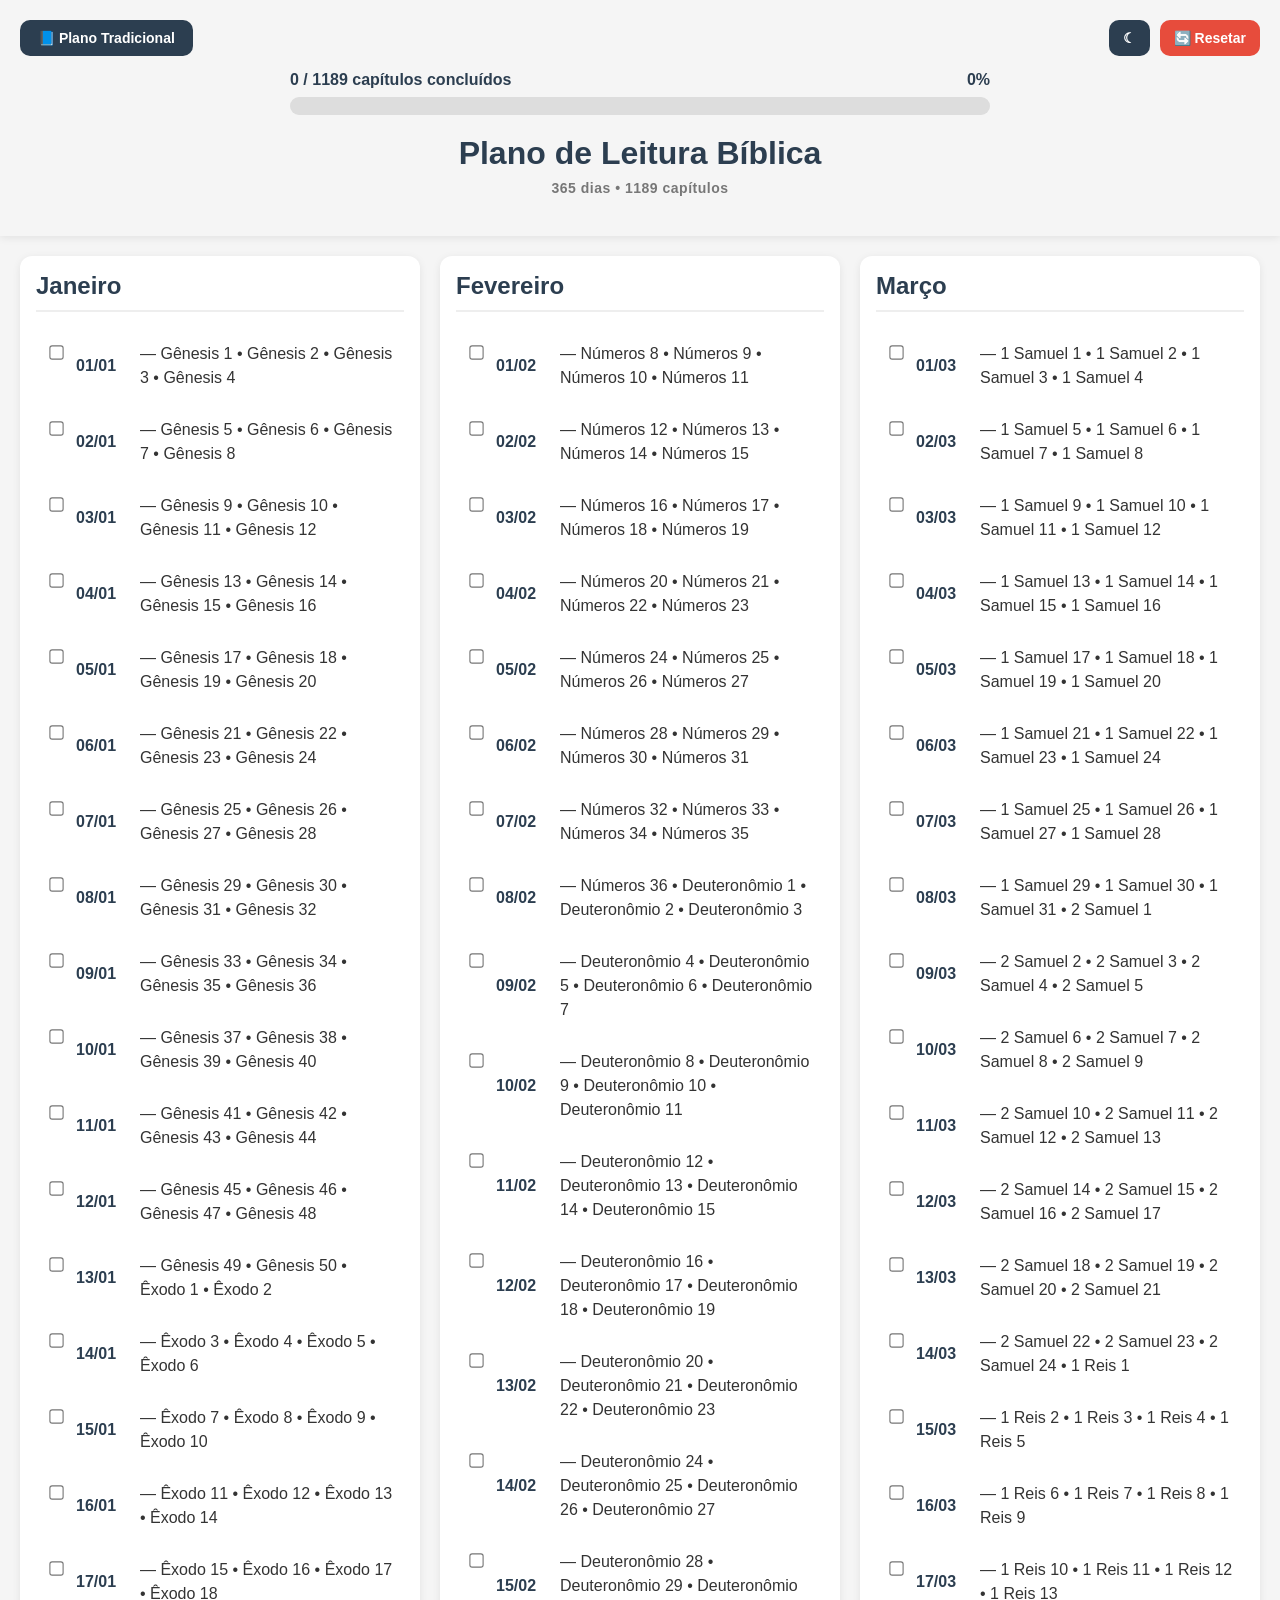
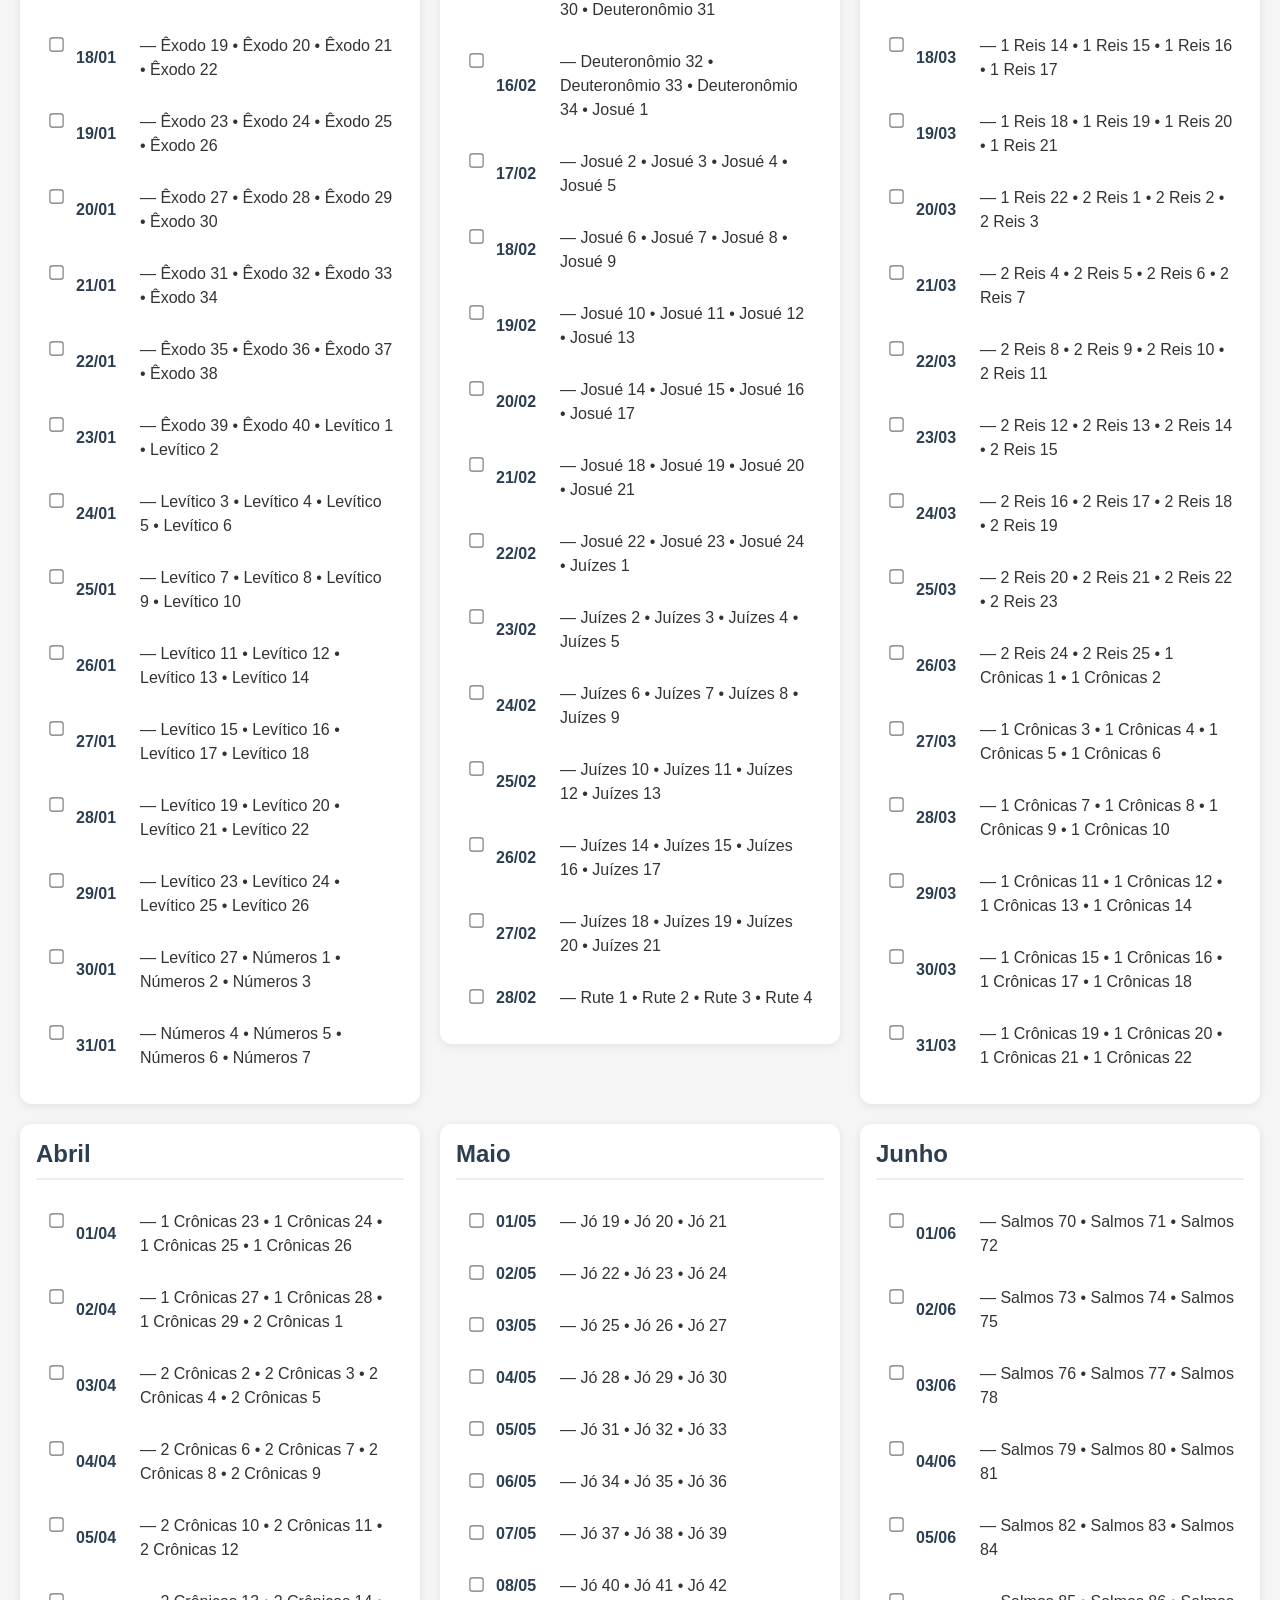
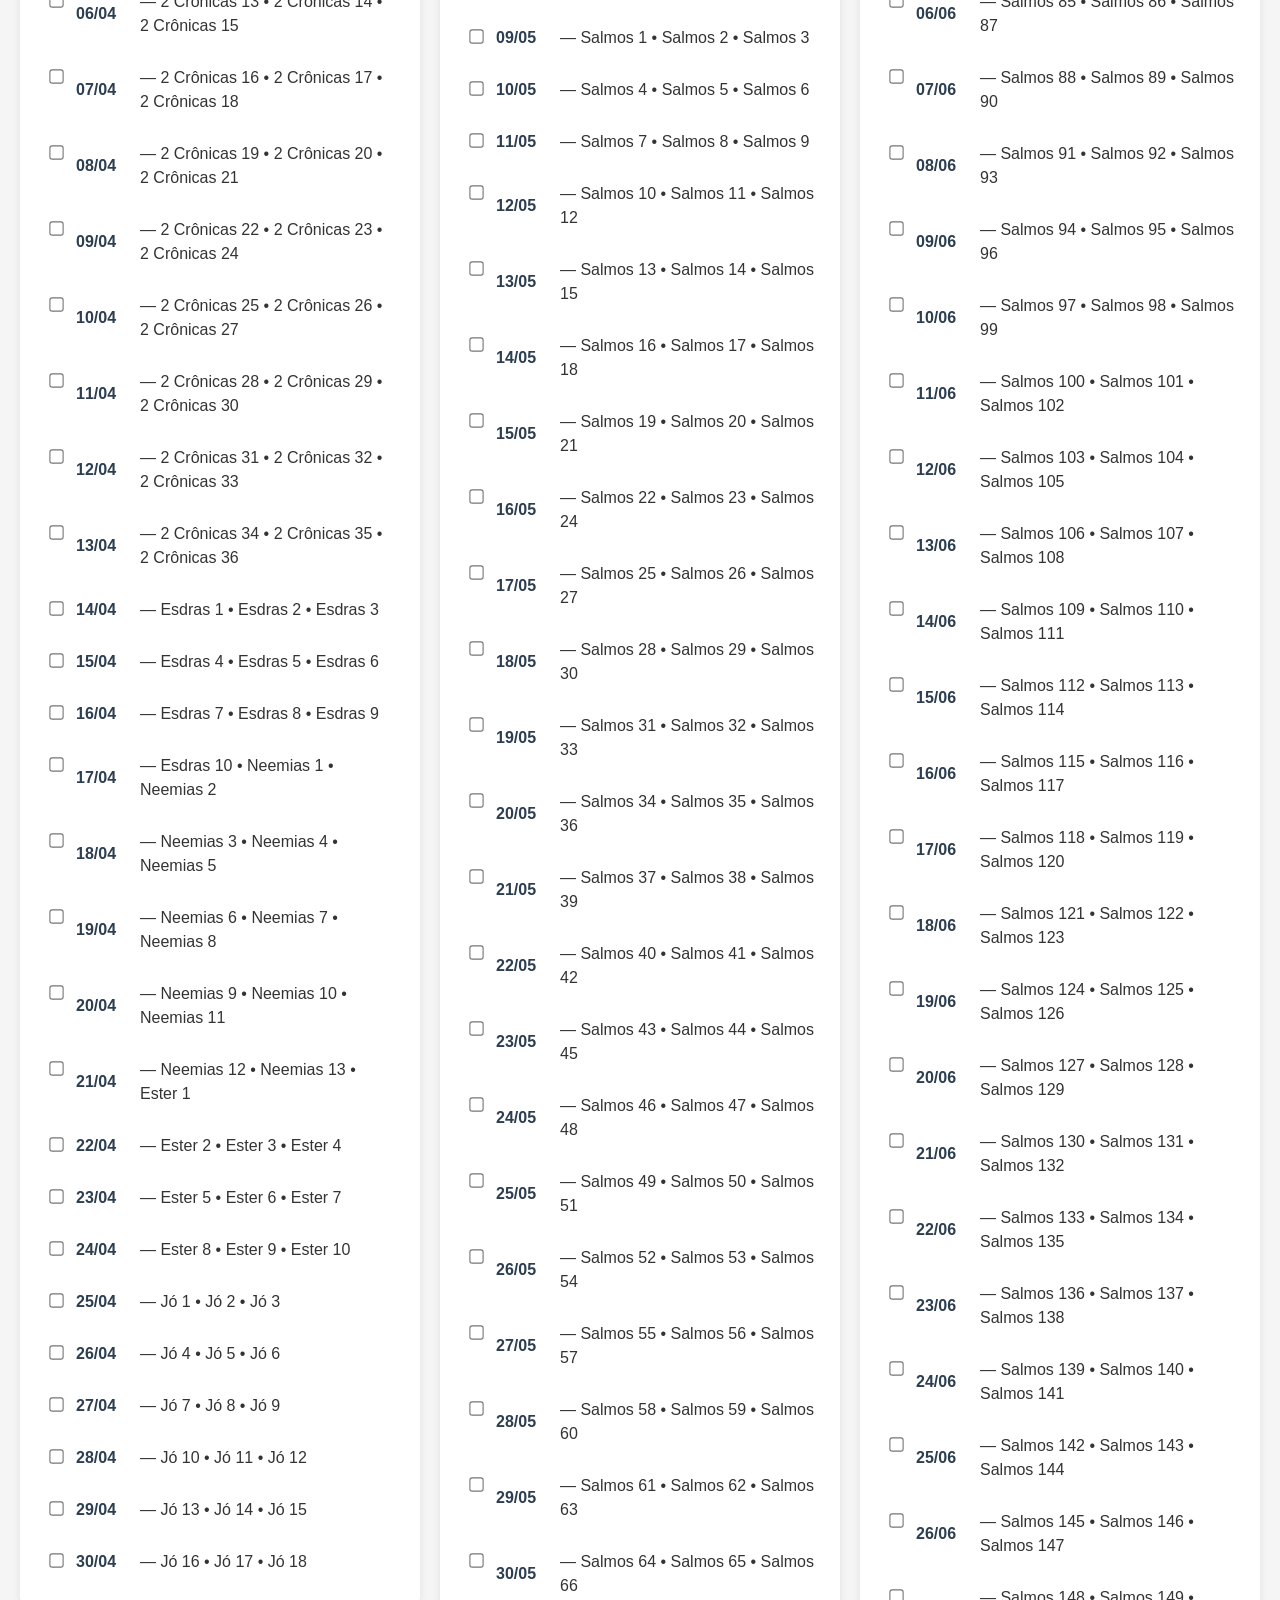
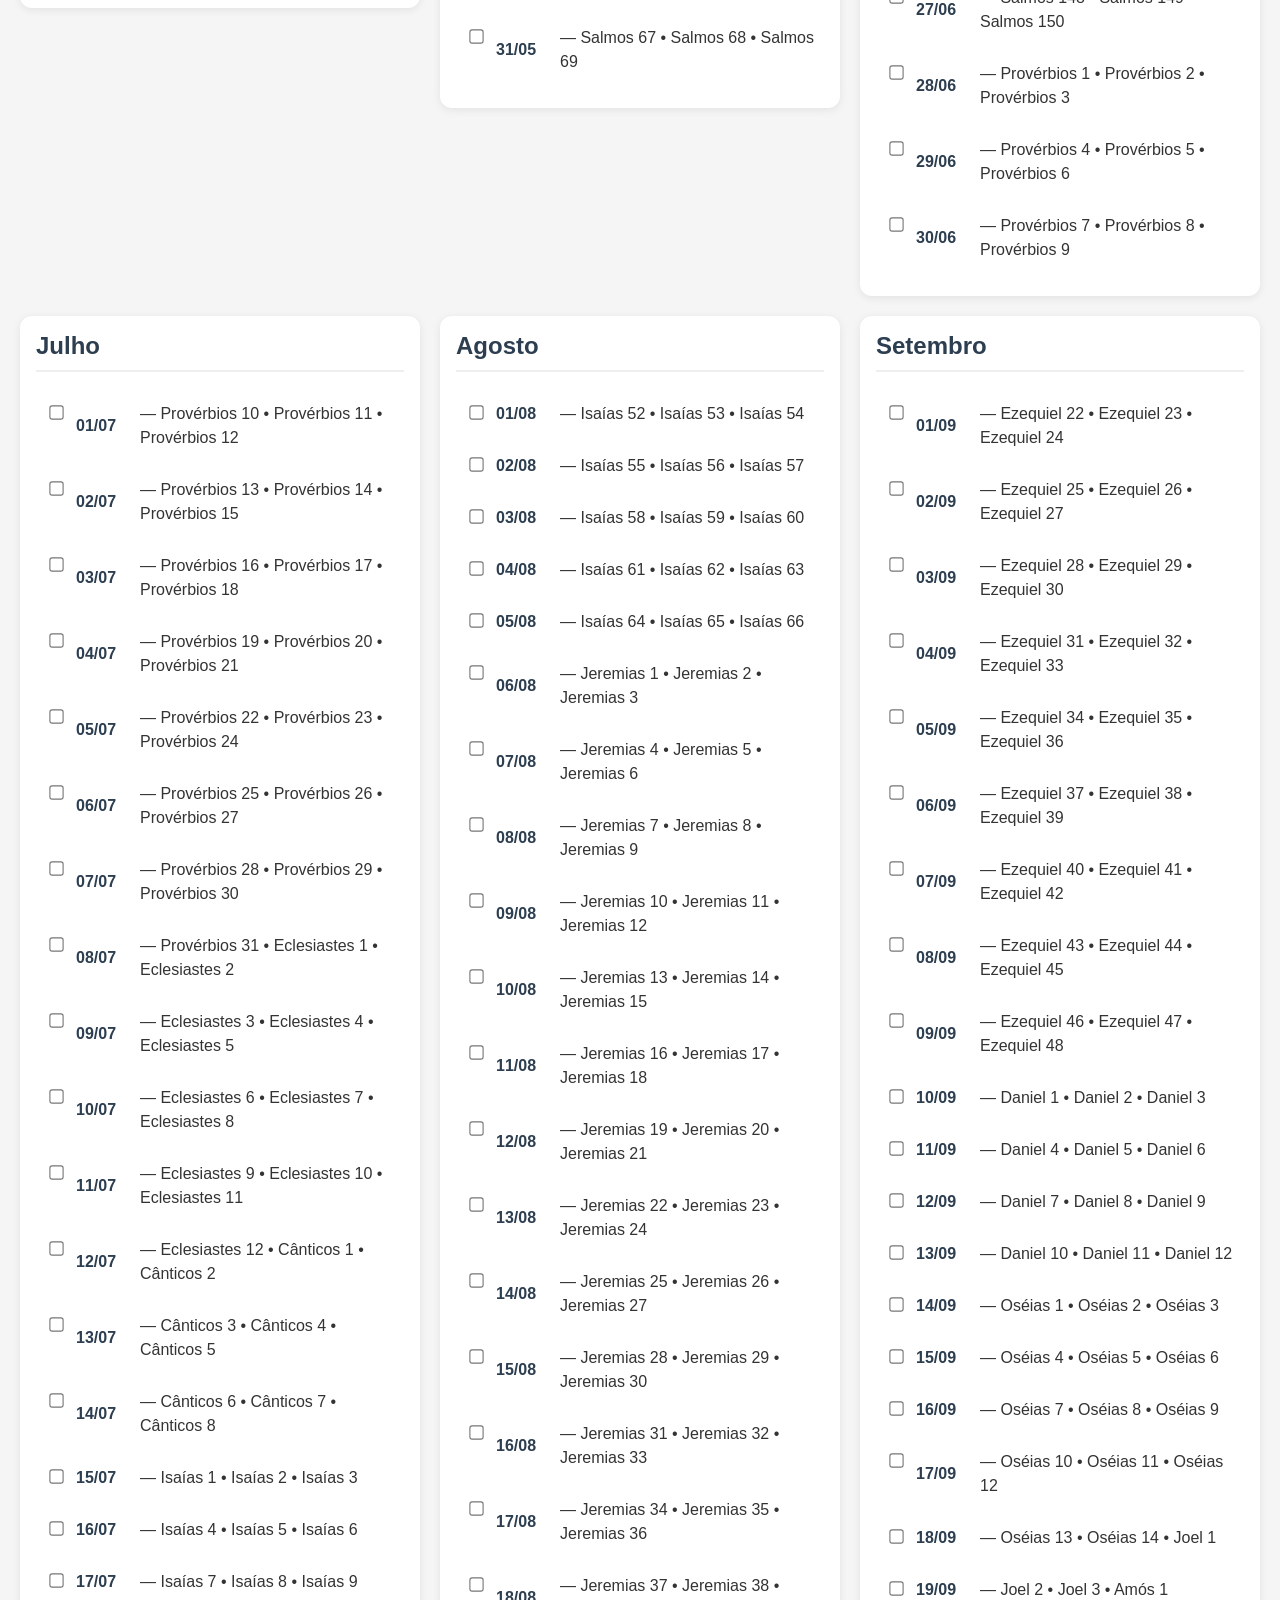
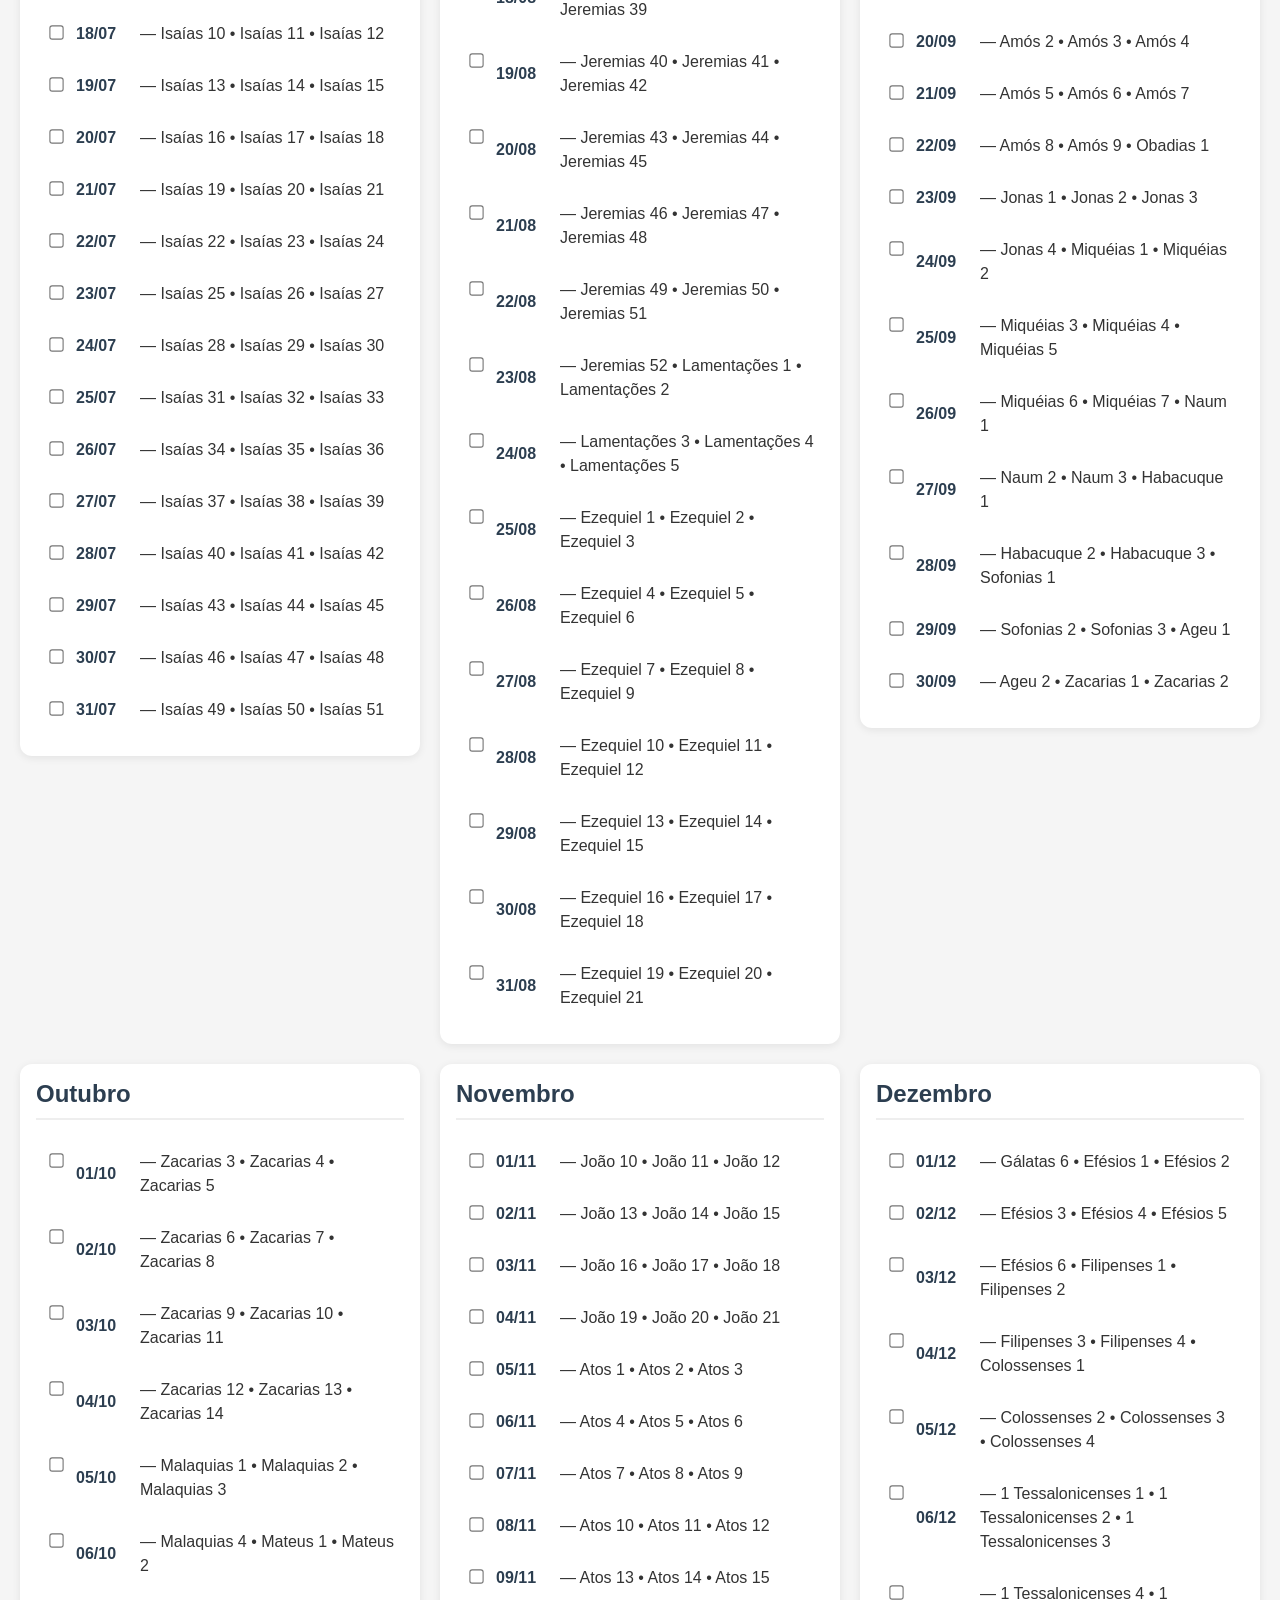
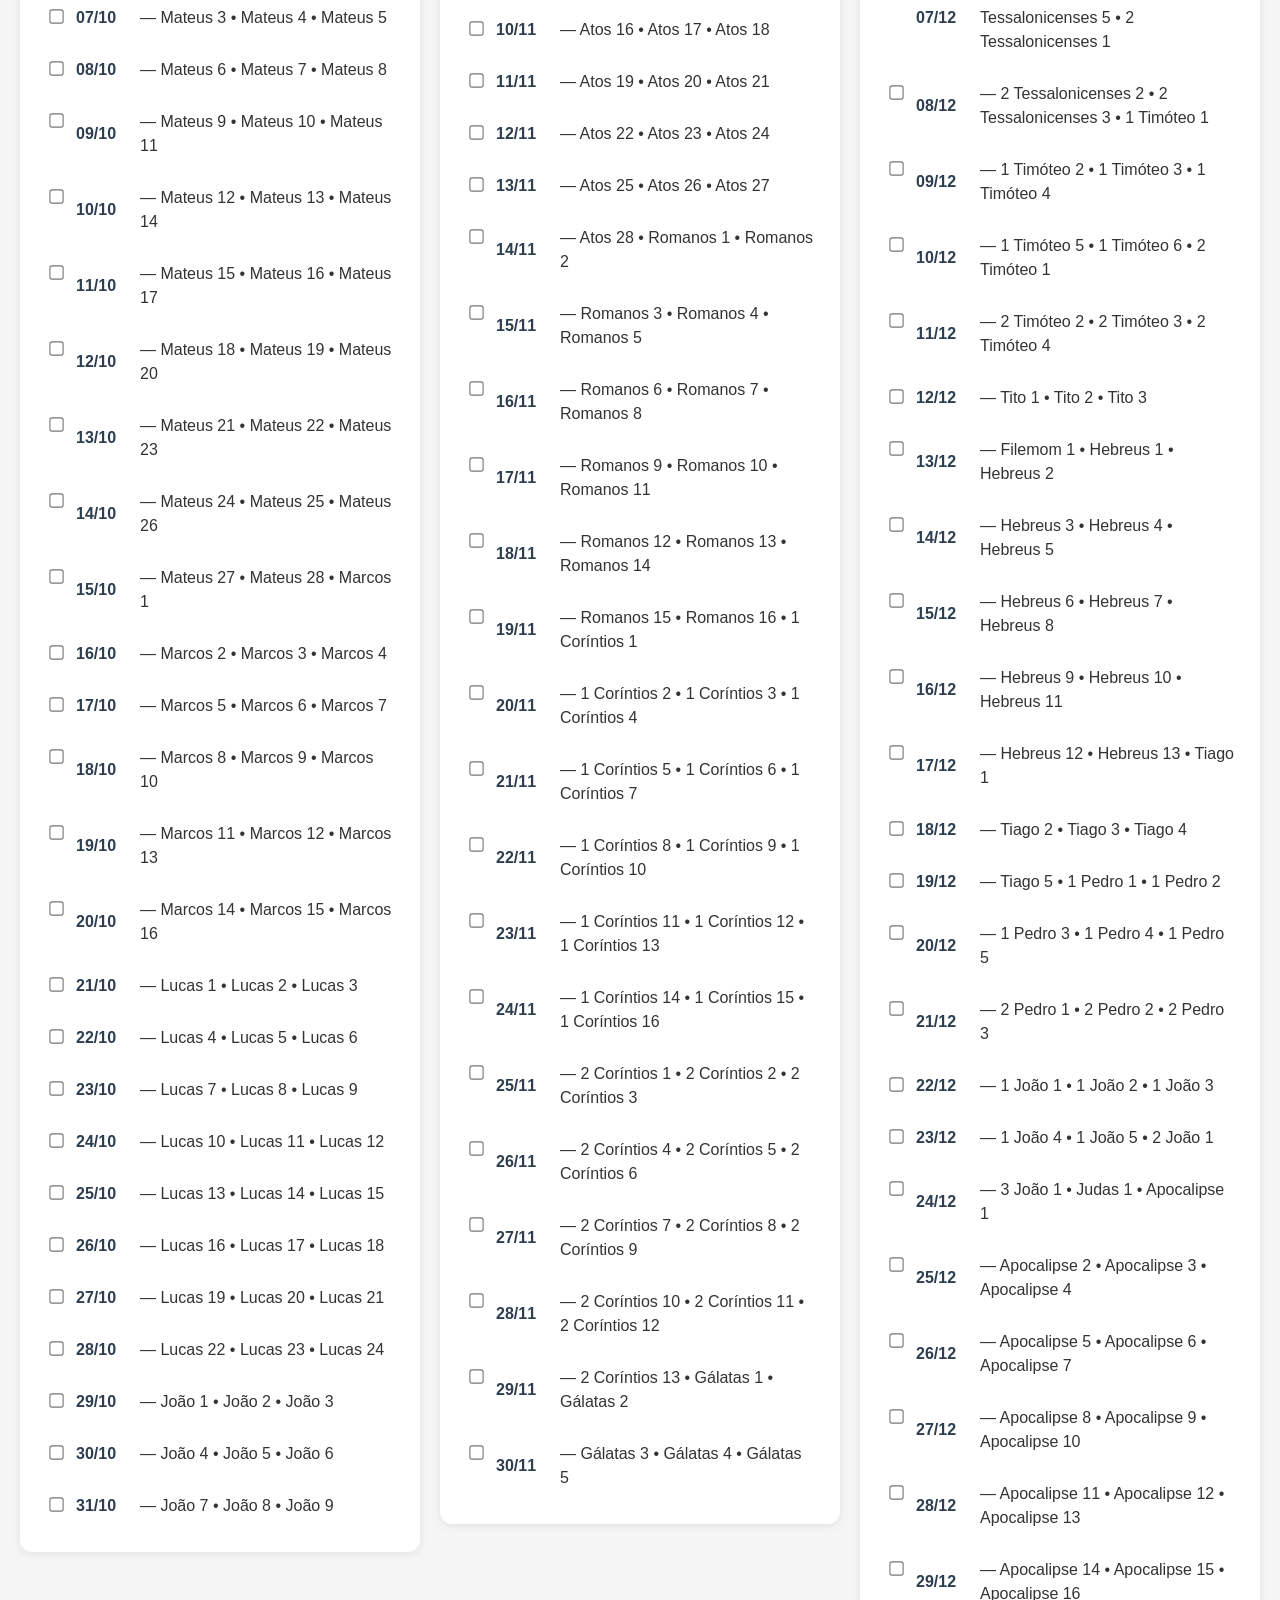
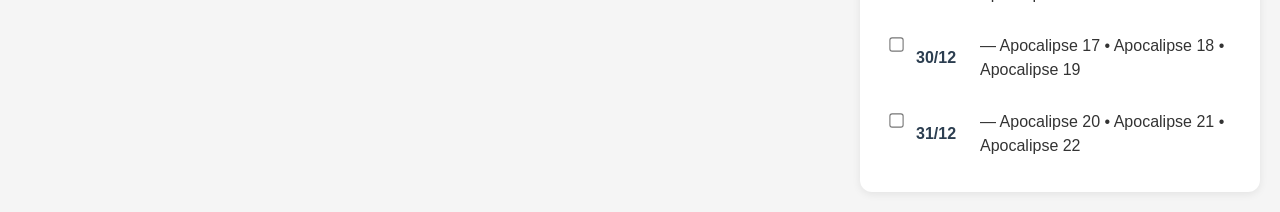
<file: index.html>
<!DOCTYPE html>
<html lang="pt-BR">

<head>

  <meta charset="UTF-8">

  <meta
    name="viewport"
    content="width=device-width, initial-scale=1.0">

  <title>
    Plano de Leitura Bíblica
  </title>

  <link
    rel="stylesheet"
    href="css/style.css">
  <link rel="manifest" href="manifest.json">
  <link rel="apple-touch-icon" href="icons/icon.png">

</head>

<body>

  <header class="top-bar">
    <div class="top-actions">

      <button id="toggle-plan-btn">
        📘 Plano Tradicional
      </button>

      <div class="right-actions">

        <button id="theme-btn">
          🌙
        </button>

        <button id="reset-btn">
          🔄 Resetar
        </button>

      </div>

    </div>

    <div class="progress-container">

      <div class="progress-info">

        <span id="progress-text">
          0 / 365 dias concluídos
        </span>

        <span id="progress-percent">
          0%
        </span>

      </div>

      <div class="progress-bar-bg">

        <div
          id="progress-bar"
          class="progress-bar-fill">
        </div>

      </div>

    </div>
    
    <div class="title-area">

      <h1>
        Plano de Leitura Bíblica
      </h1>

      <div id="plan-meta">

        365 dias • 1189 capítulos

      </div>

    </div>

  </header>

  <div class="container">

    <div id="reading-list"></div>

  </div>

  <script
    type="module"
    src="js/app.js">
  </script>

</body>

</html>
</file>
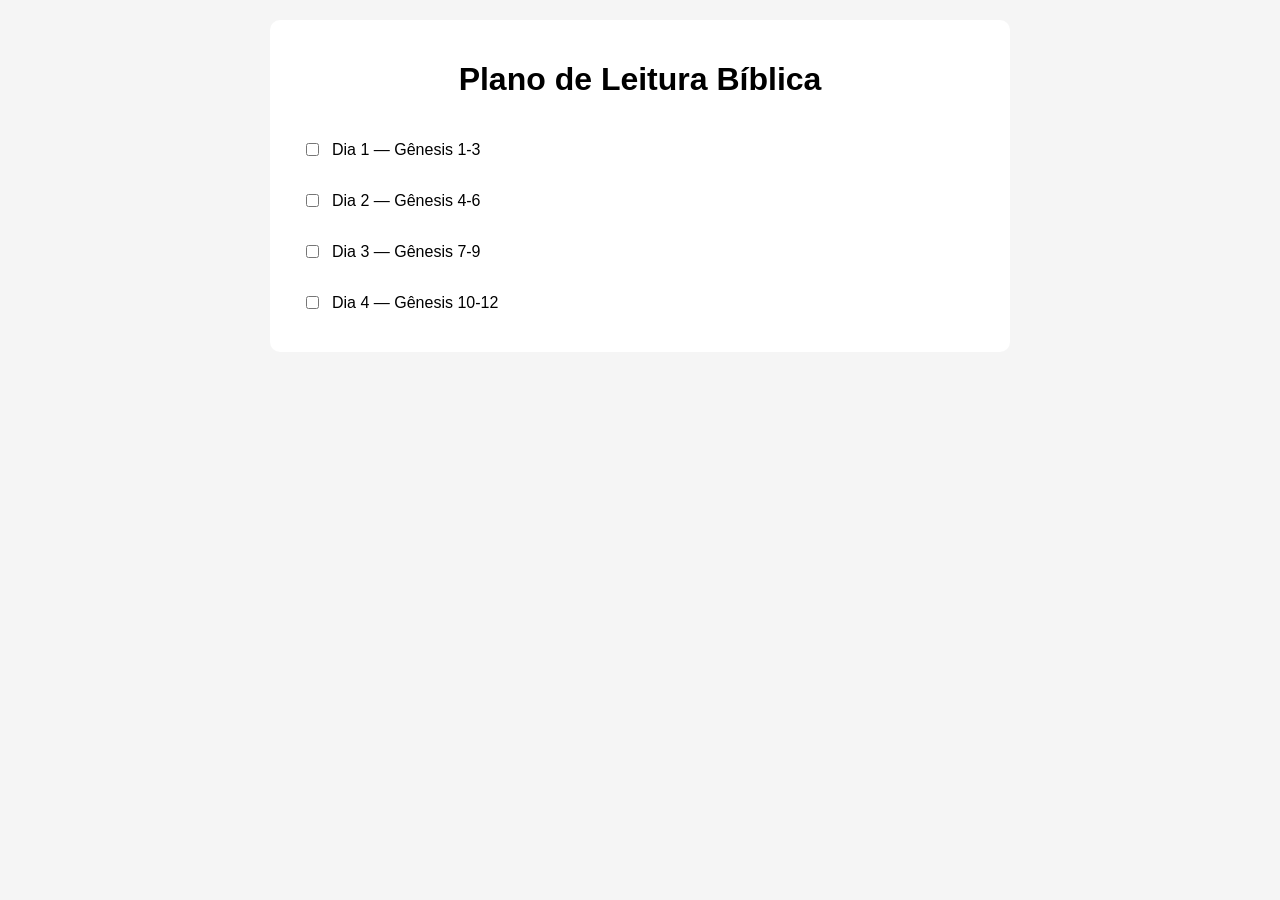
<file: backup/v0/index.html>
<!DOCTYPE html>
<html lang="pt-BR">
<head>
  <meta charset="UTF-8">
  <meta name="viewport" content="width=device-width, initial-scale=1.0">
  <title>Plano de Leitura Bíblica</title>

  <link rel="stylesheet" href="css/style.css">
</head>
<body>

  <div class="container">
    <h1>Plano de Leitura Bíblica</h1>

    <div id="reading-list"></div>
  </div>

  <script type="module" src="js/app.js"></script>

</body>
</html>
</file>
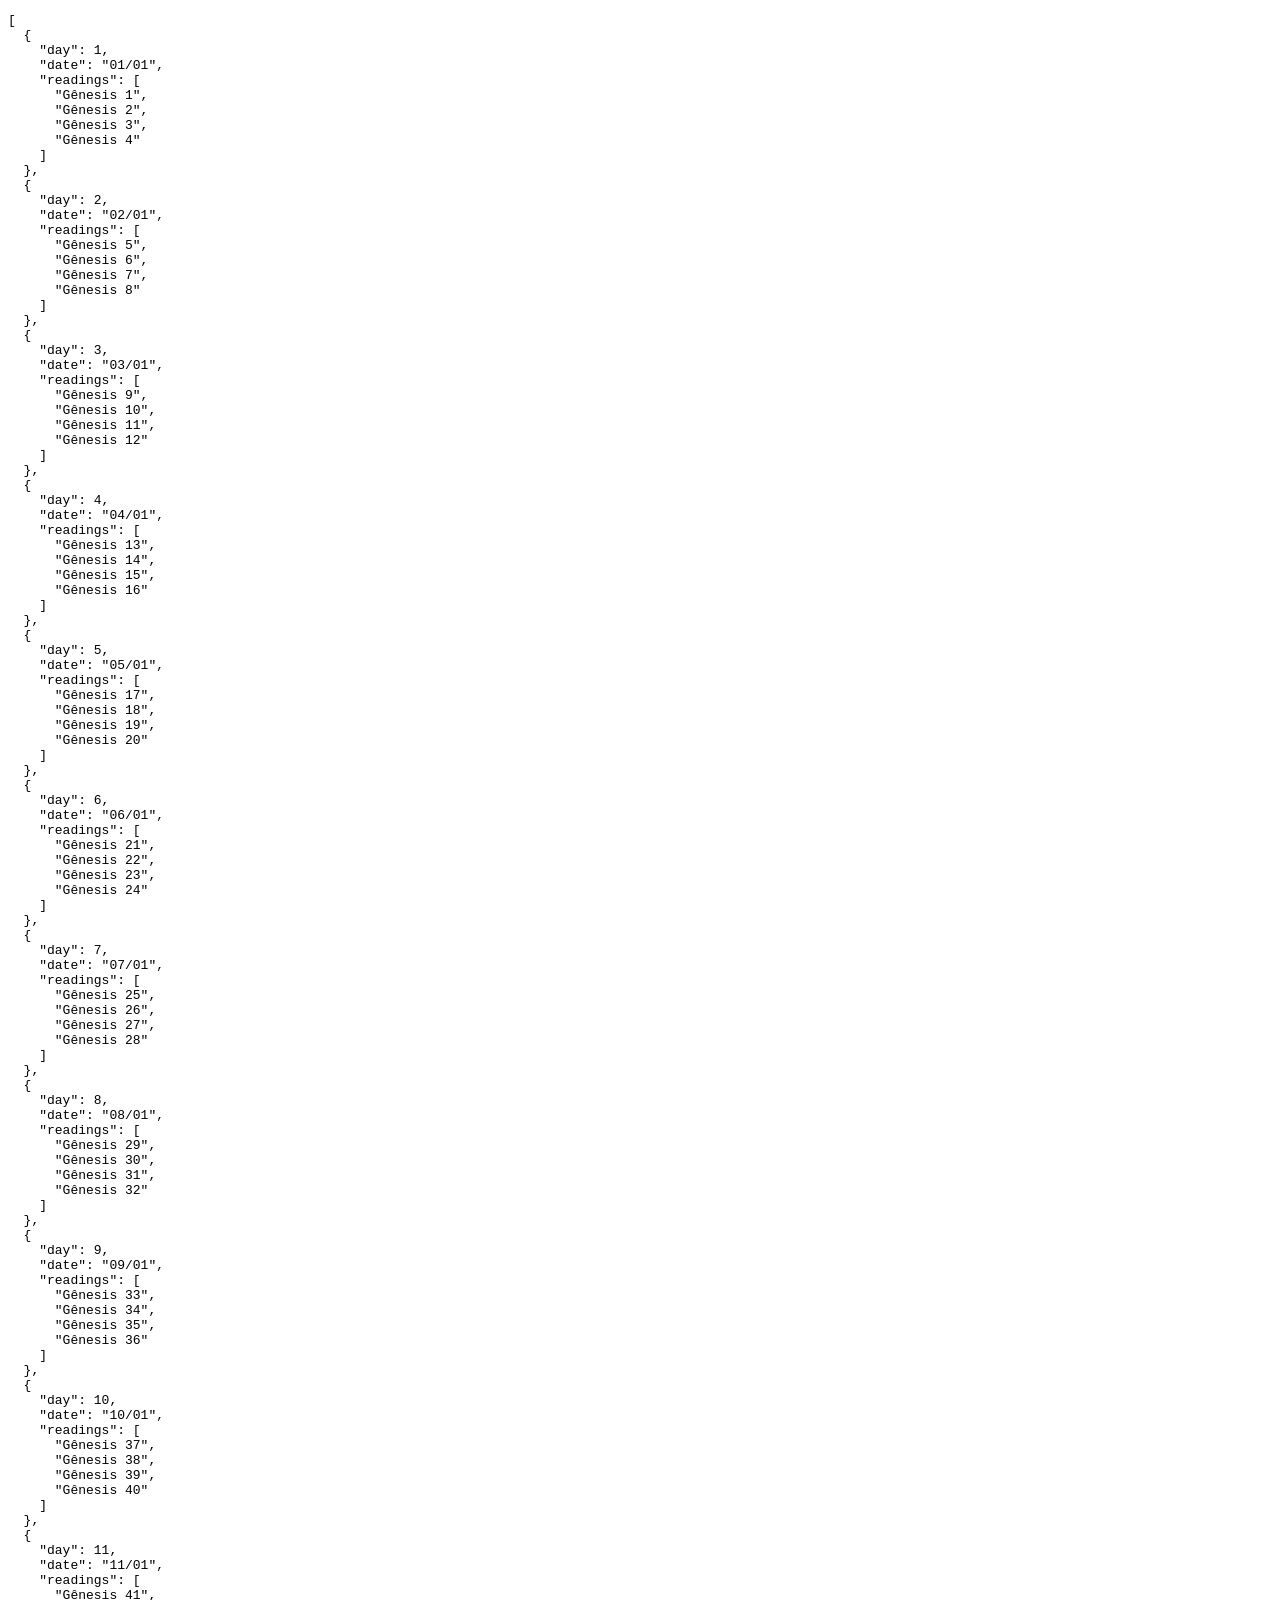
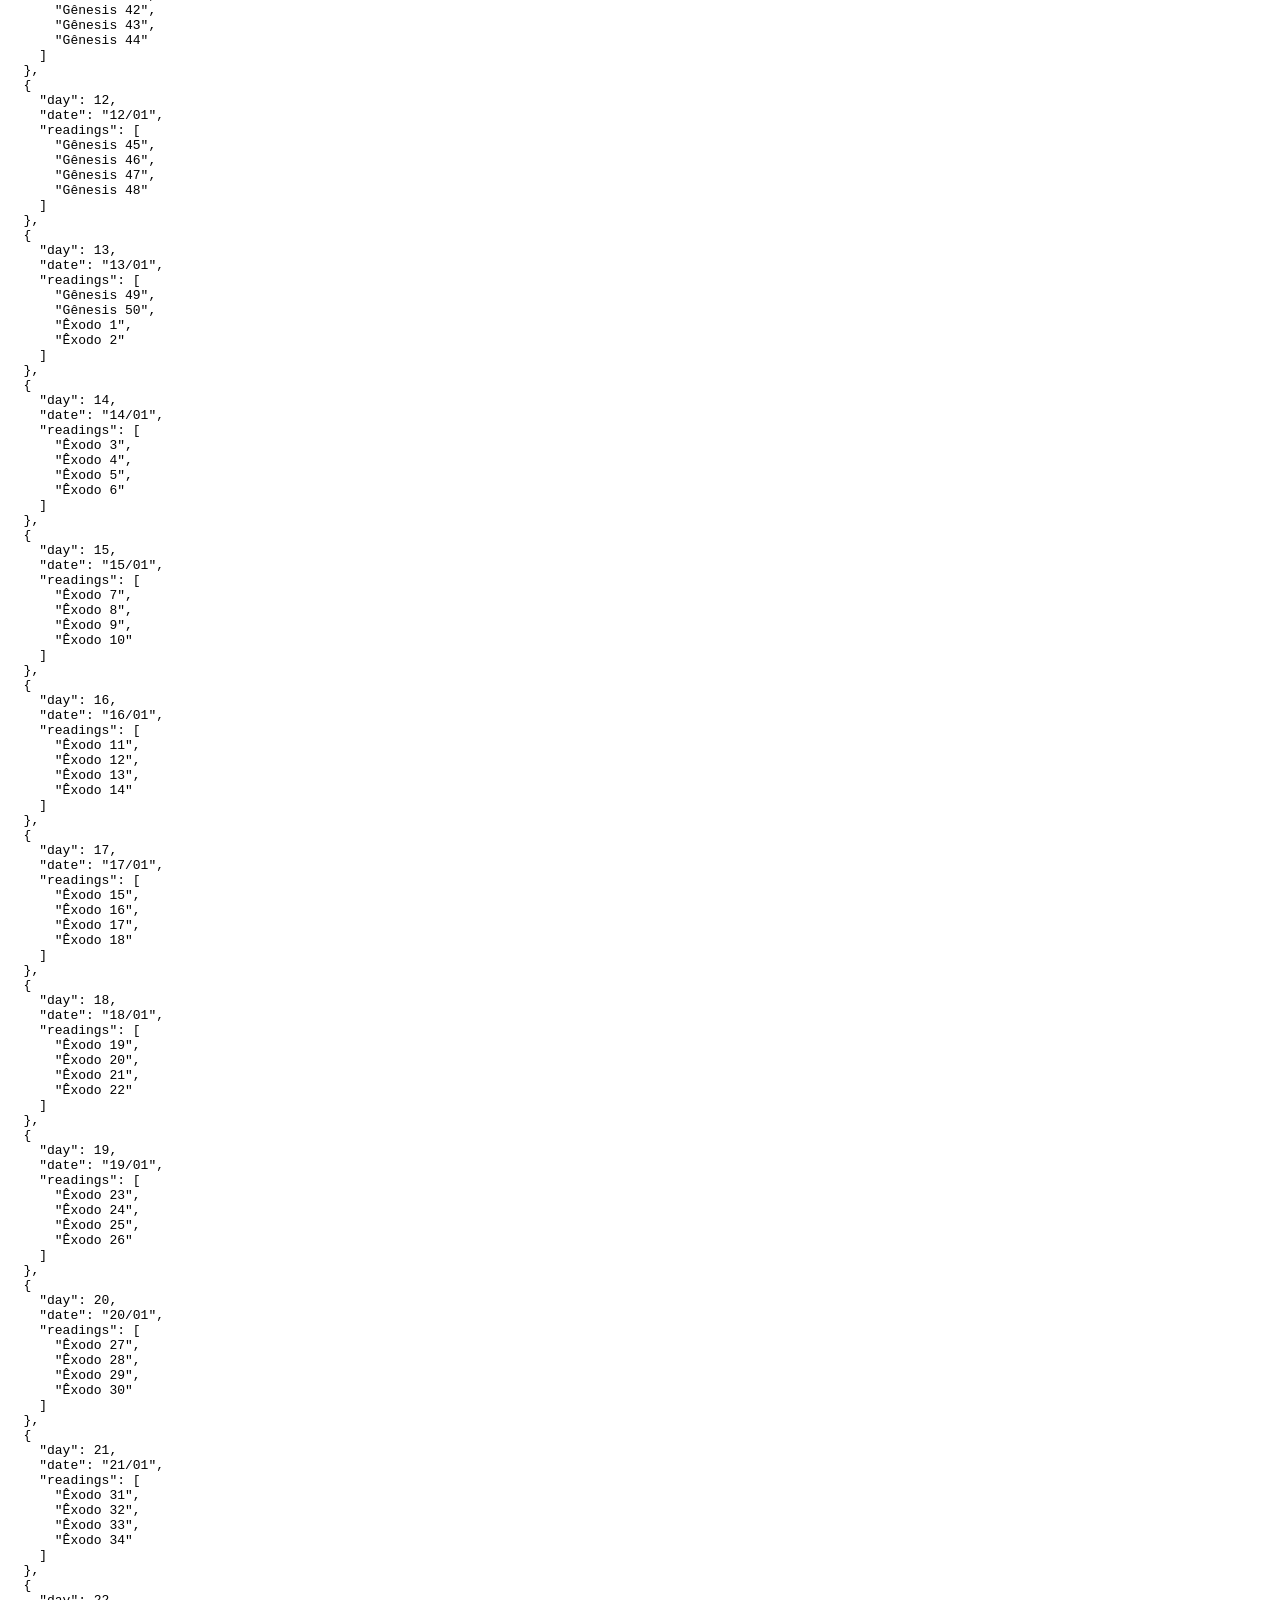
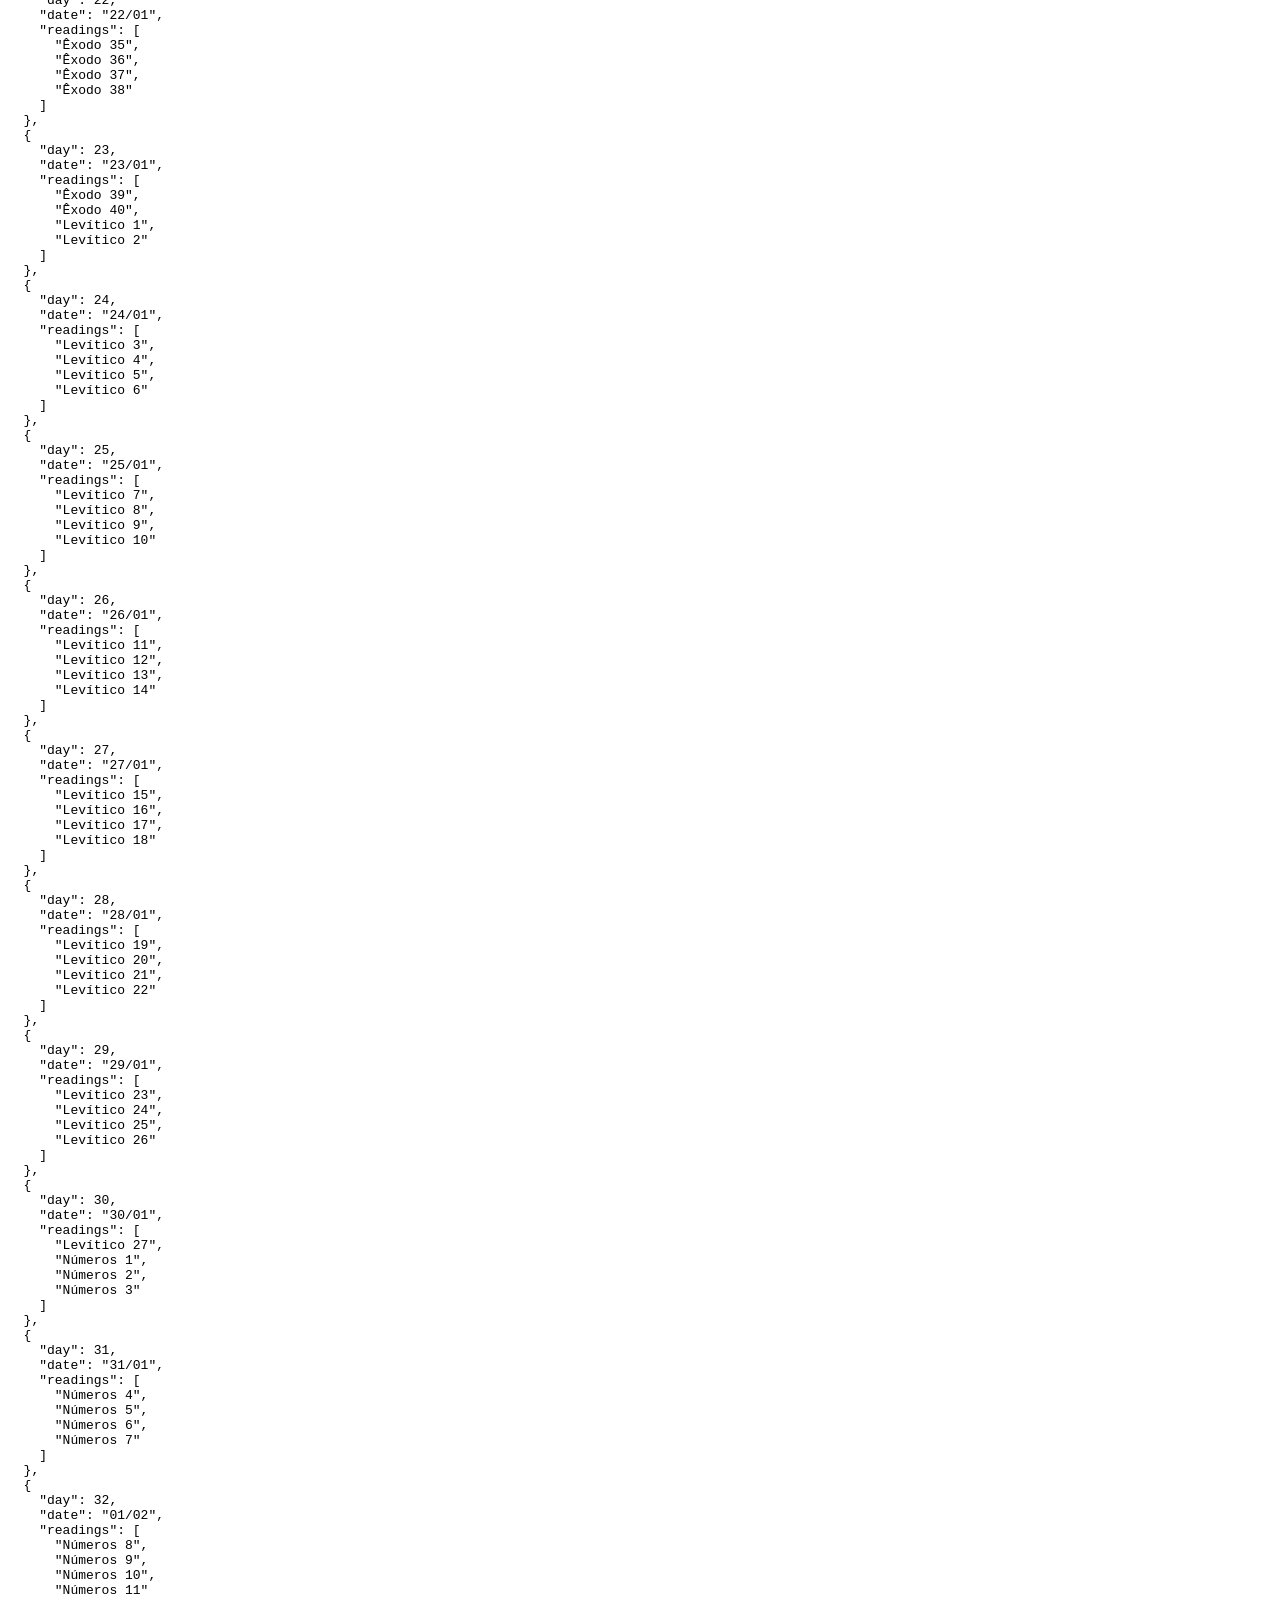
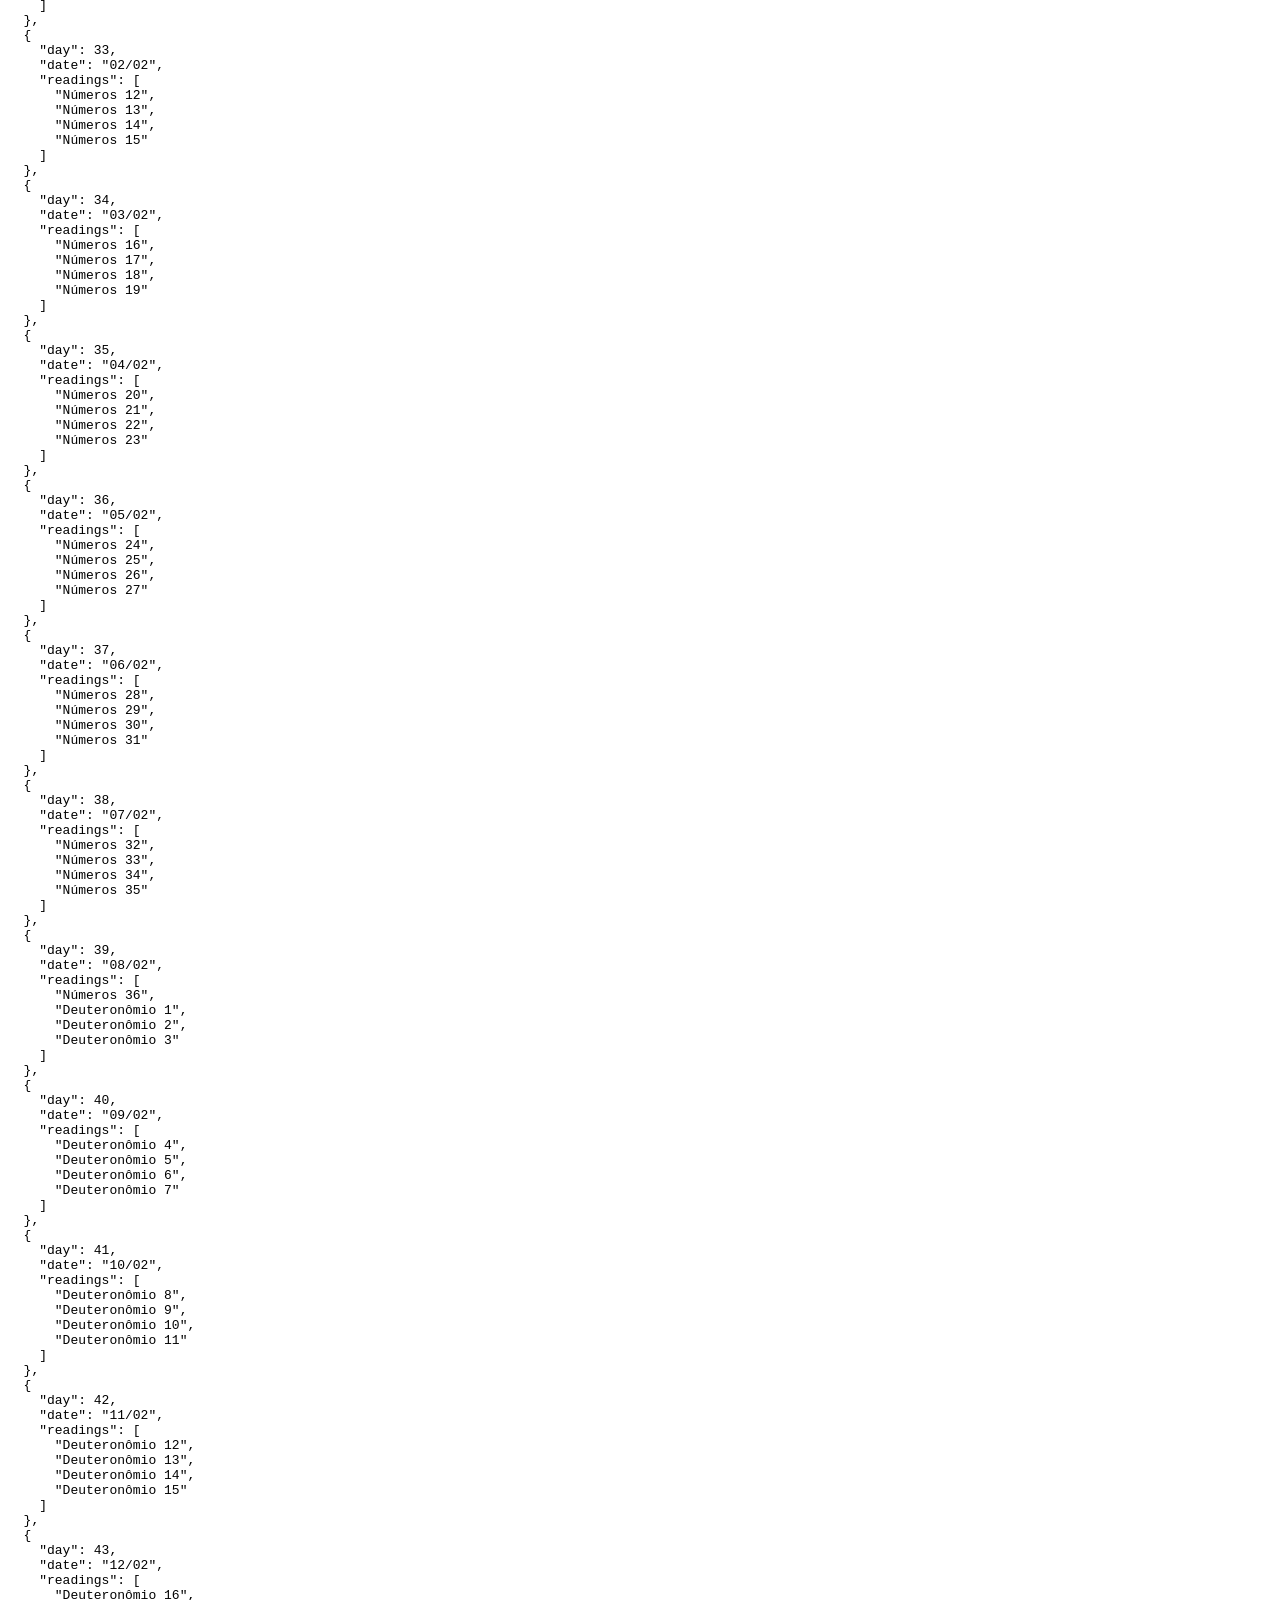
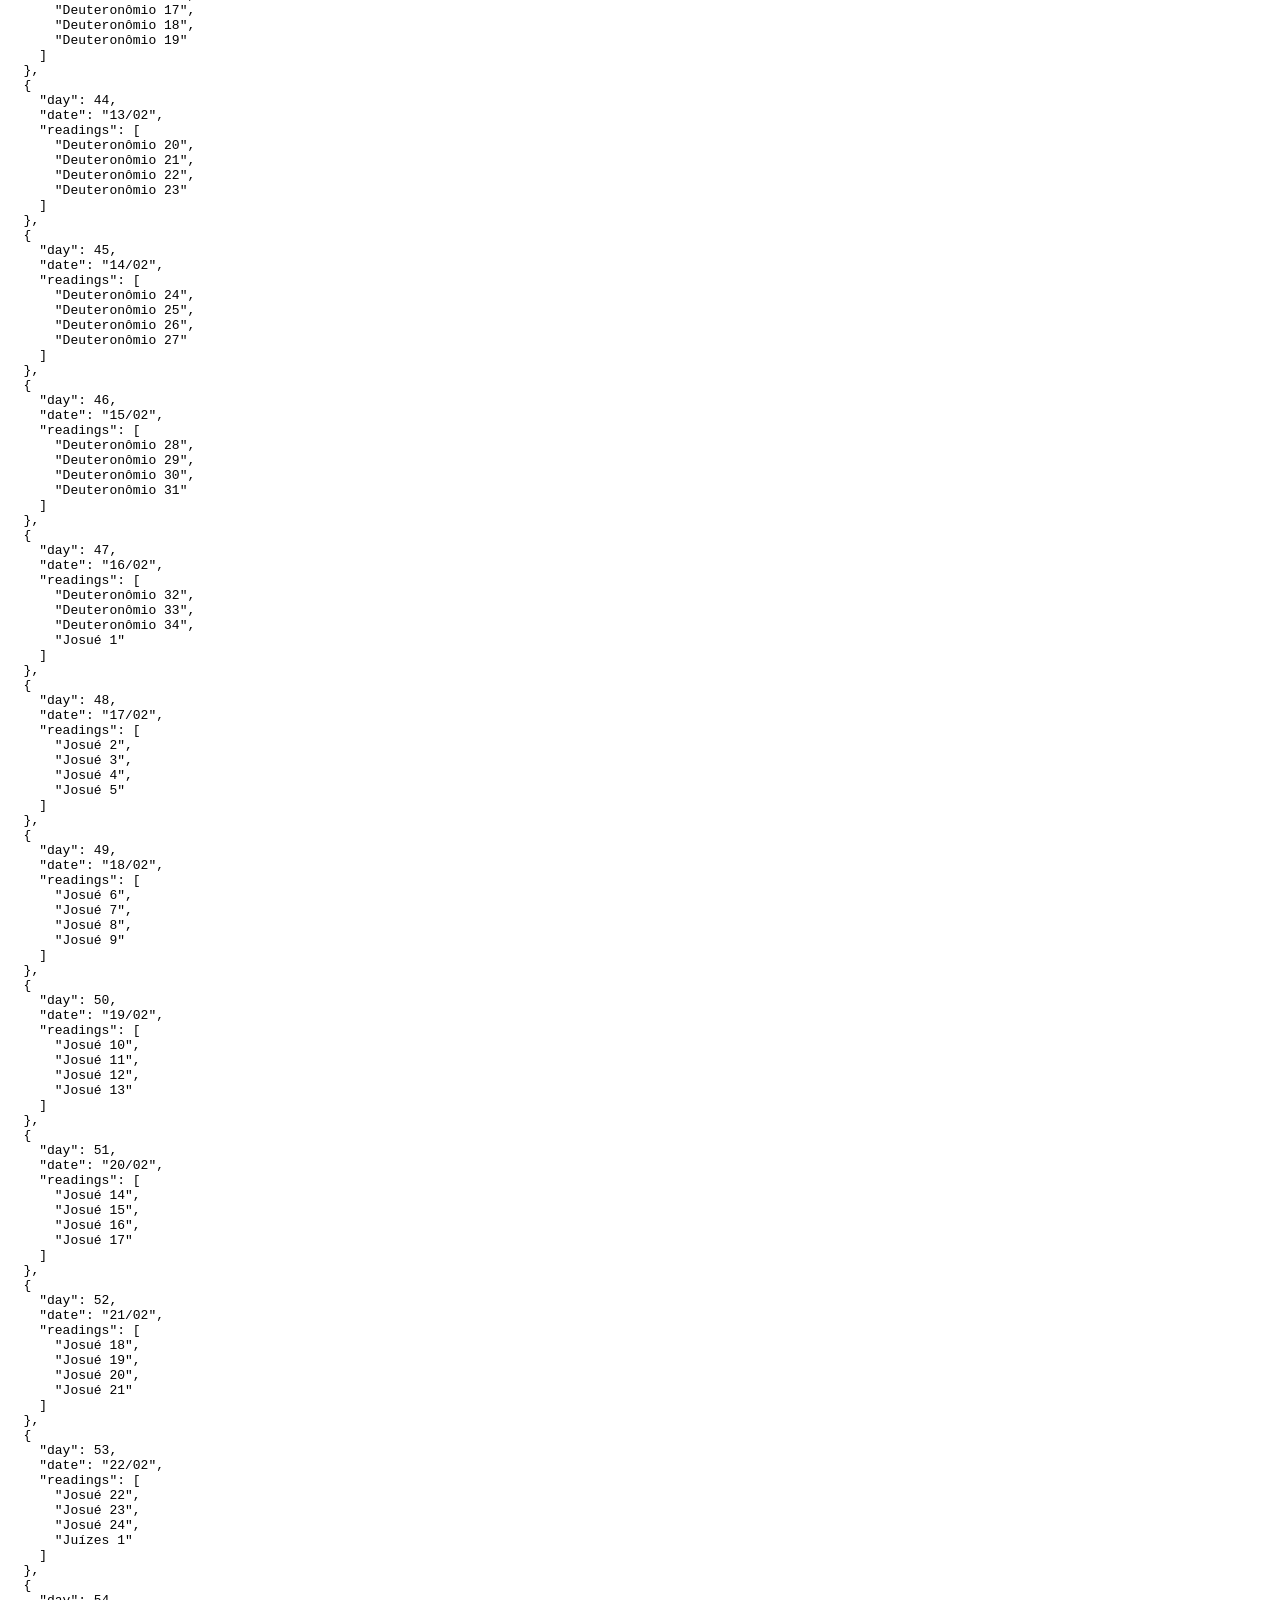
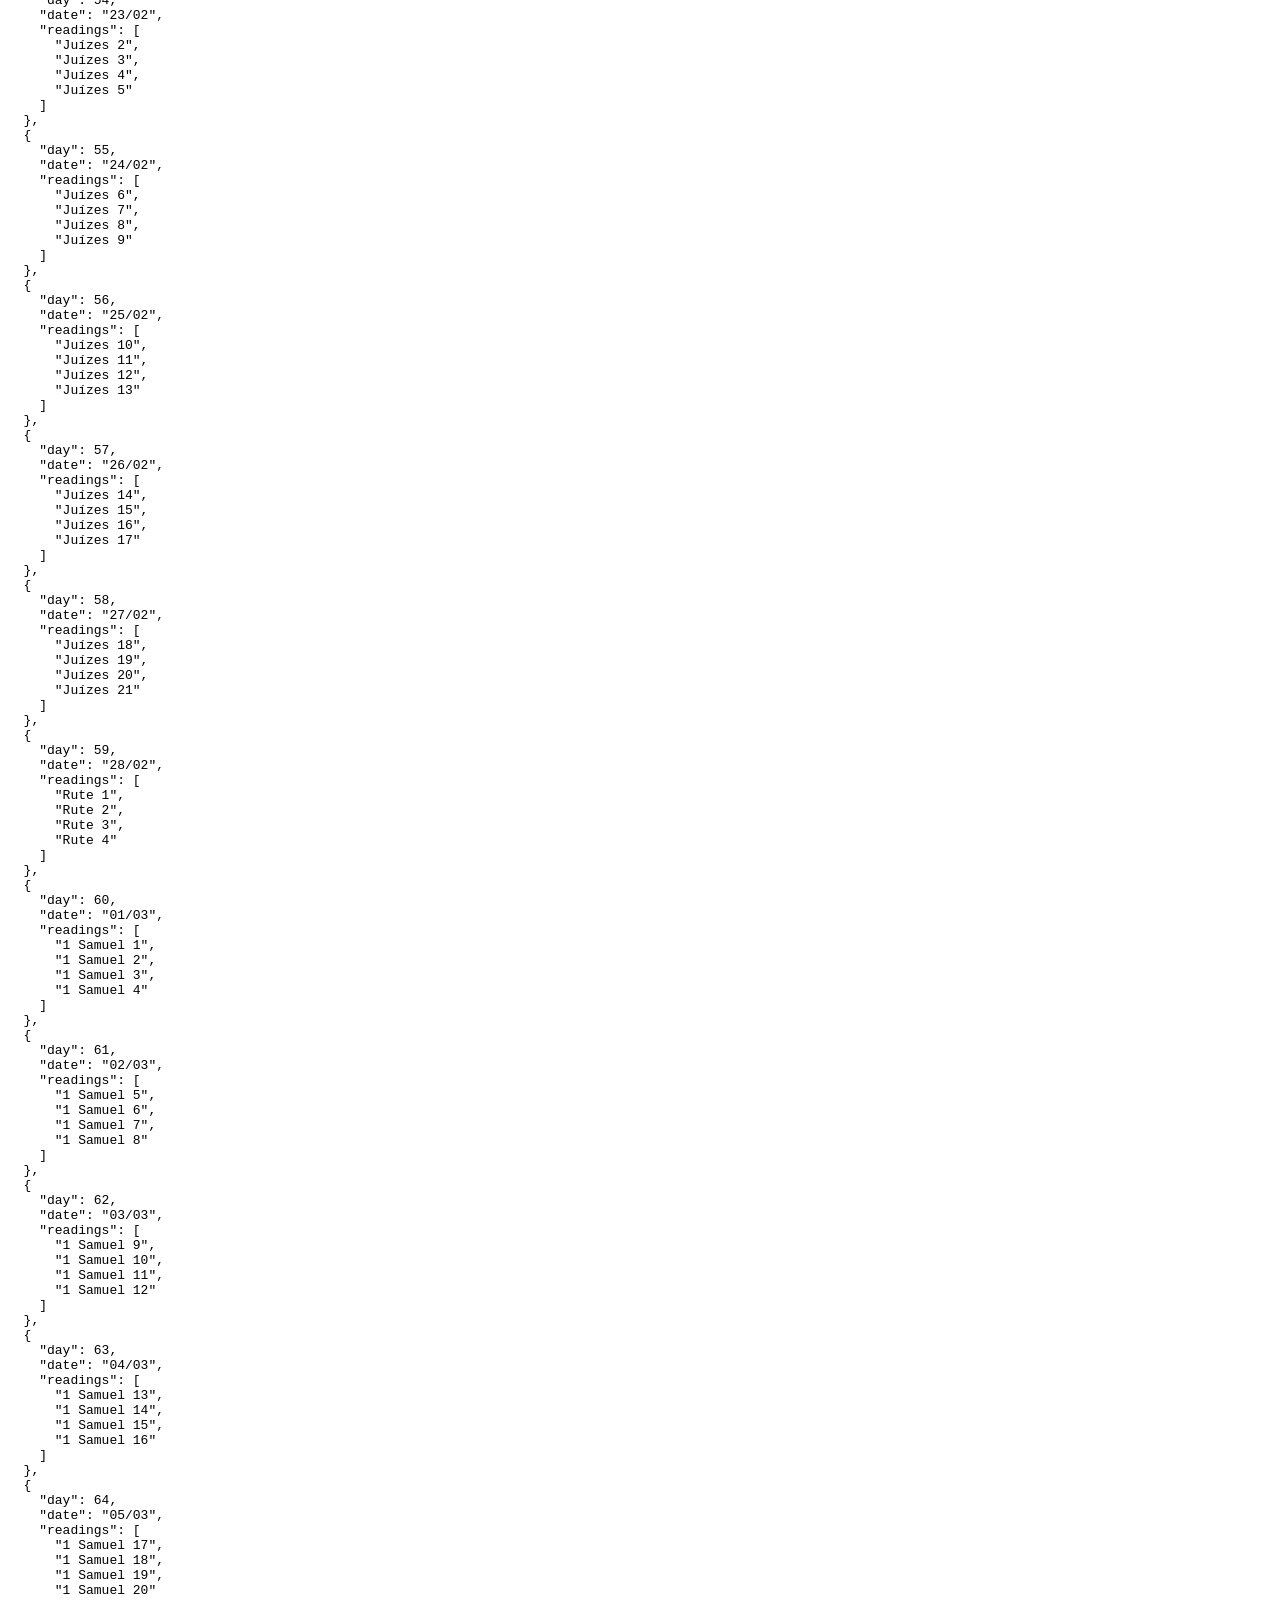
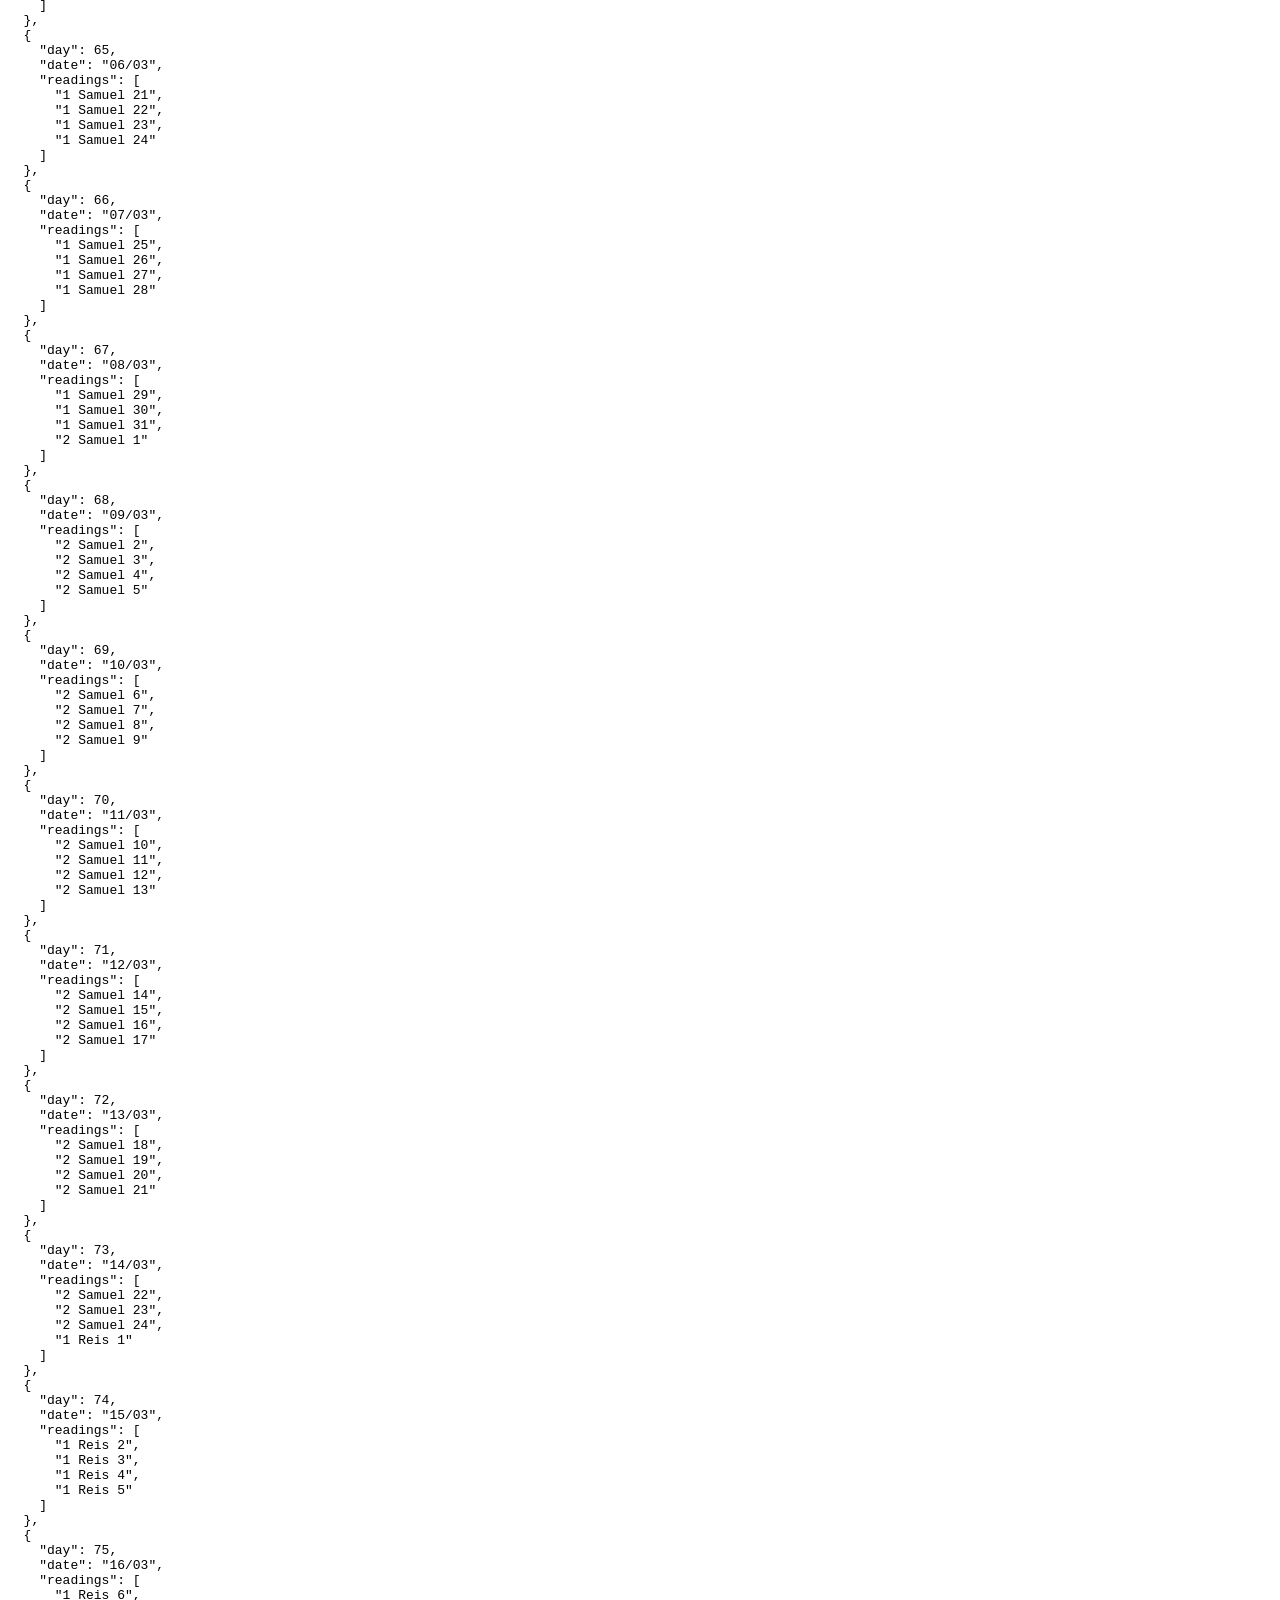
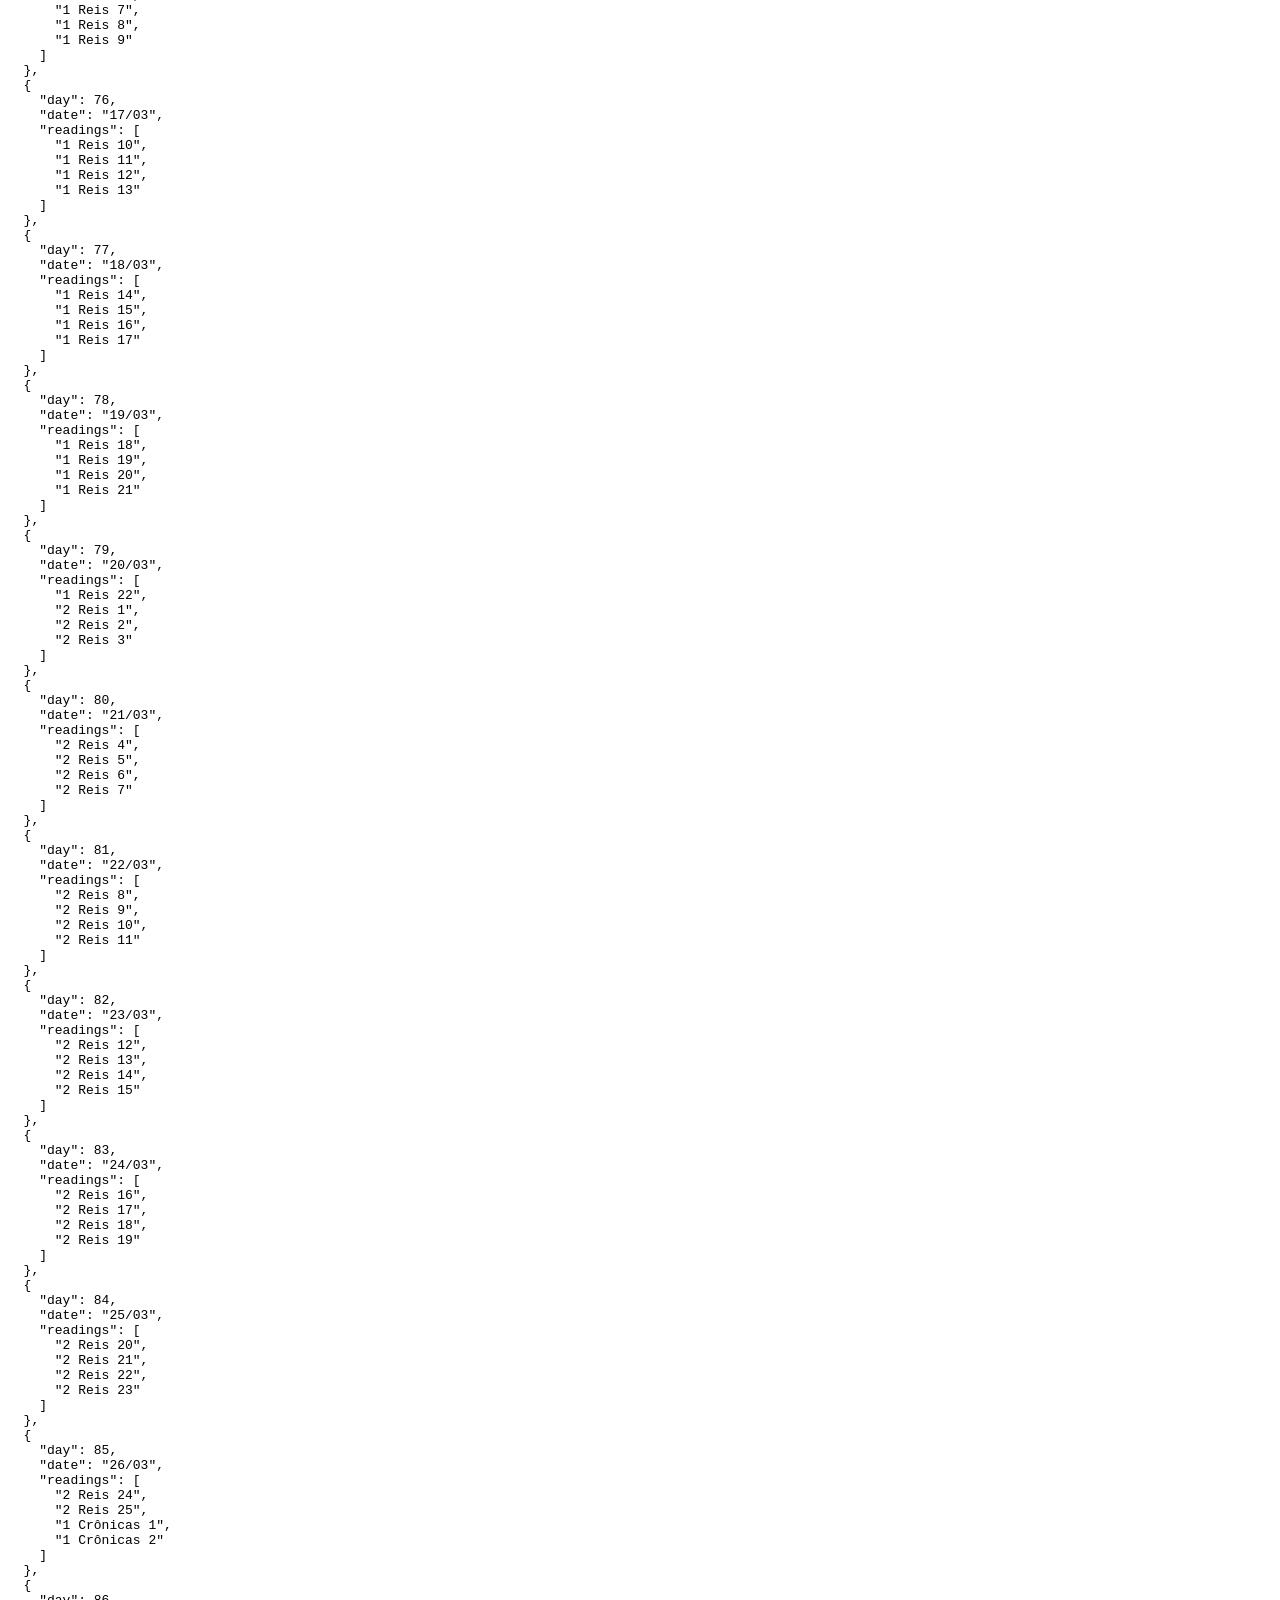
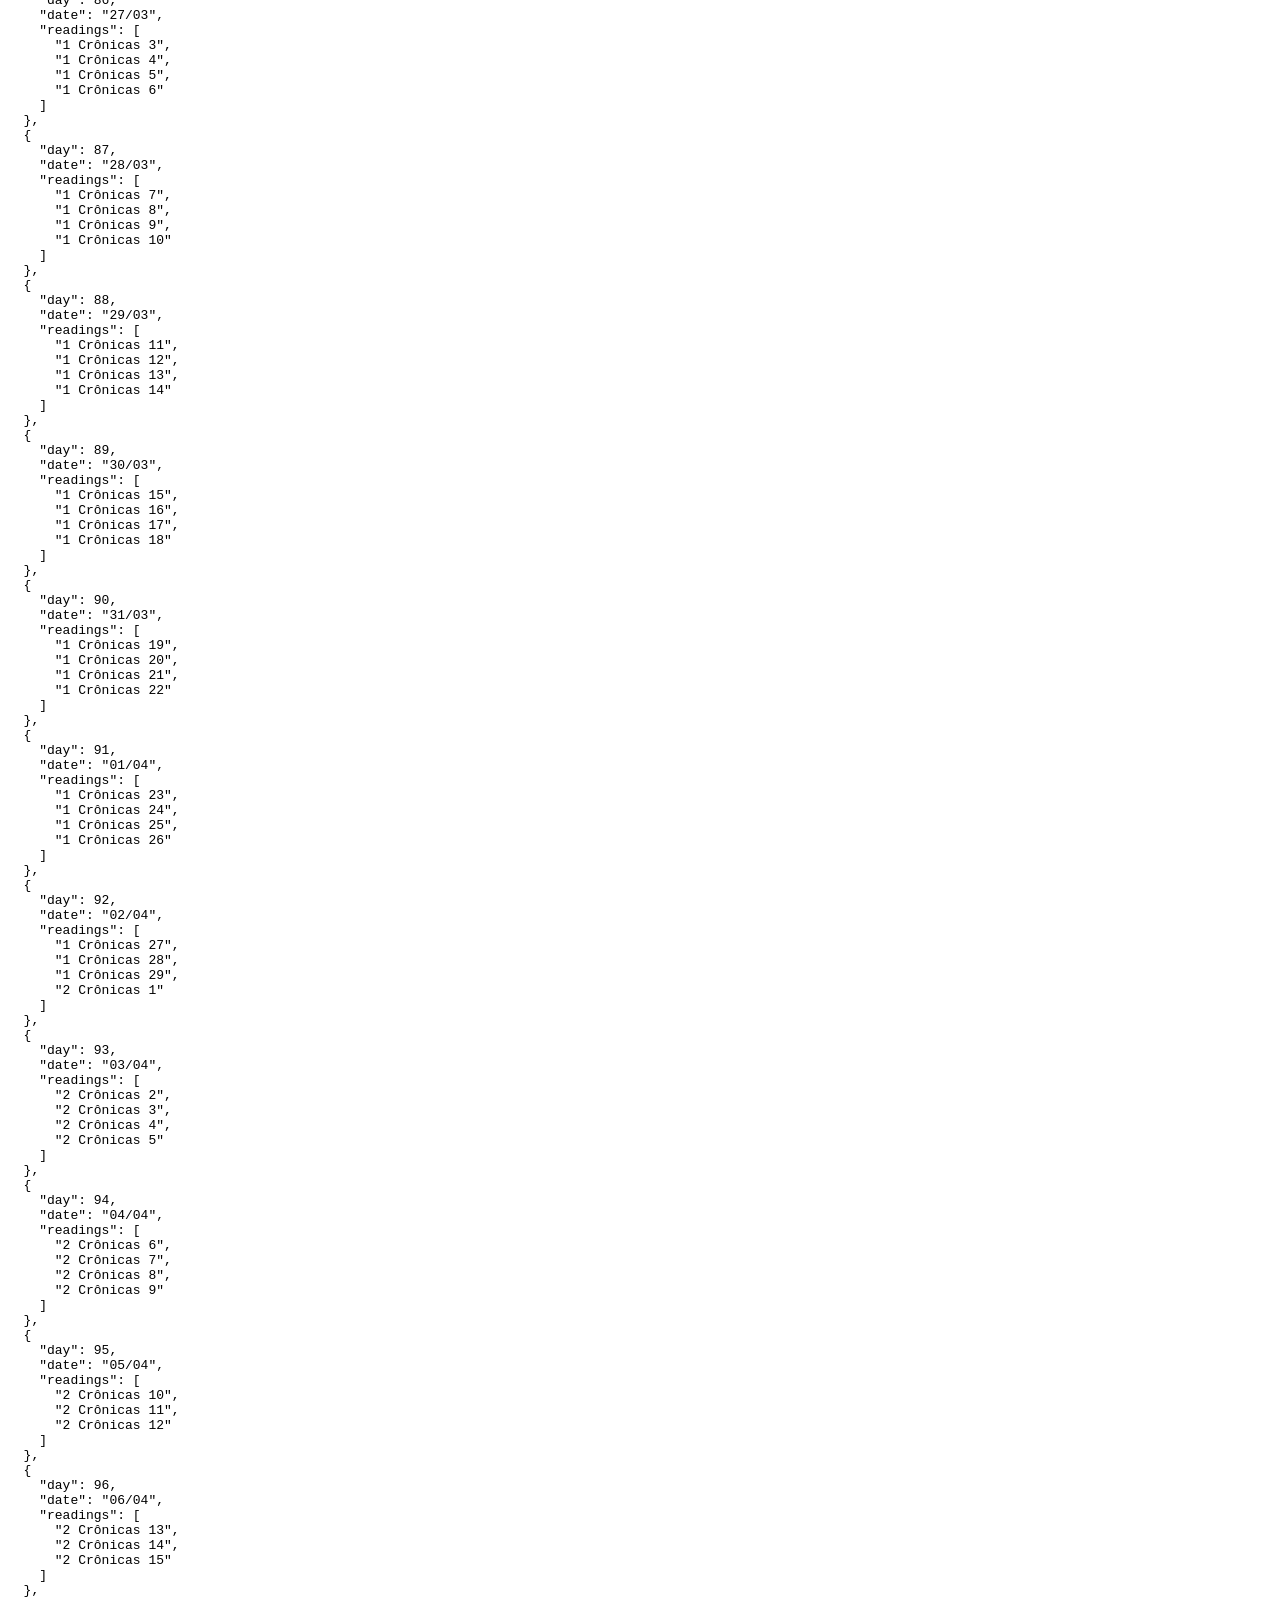
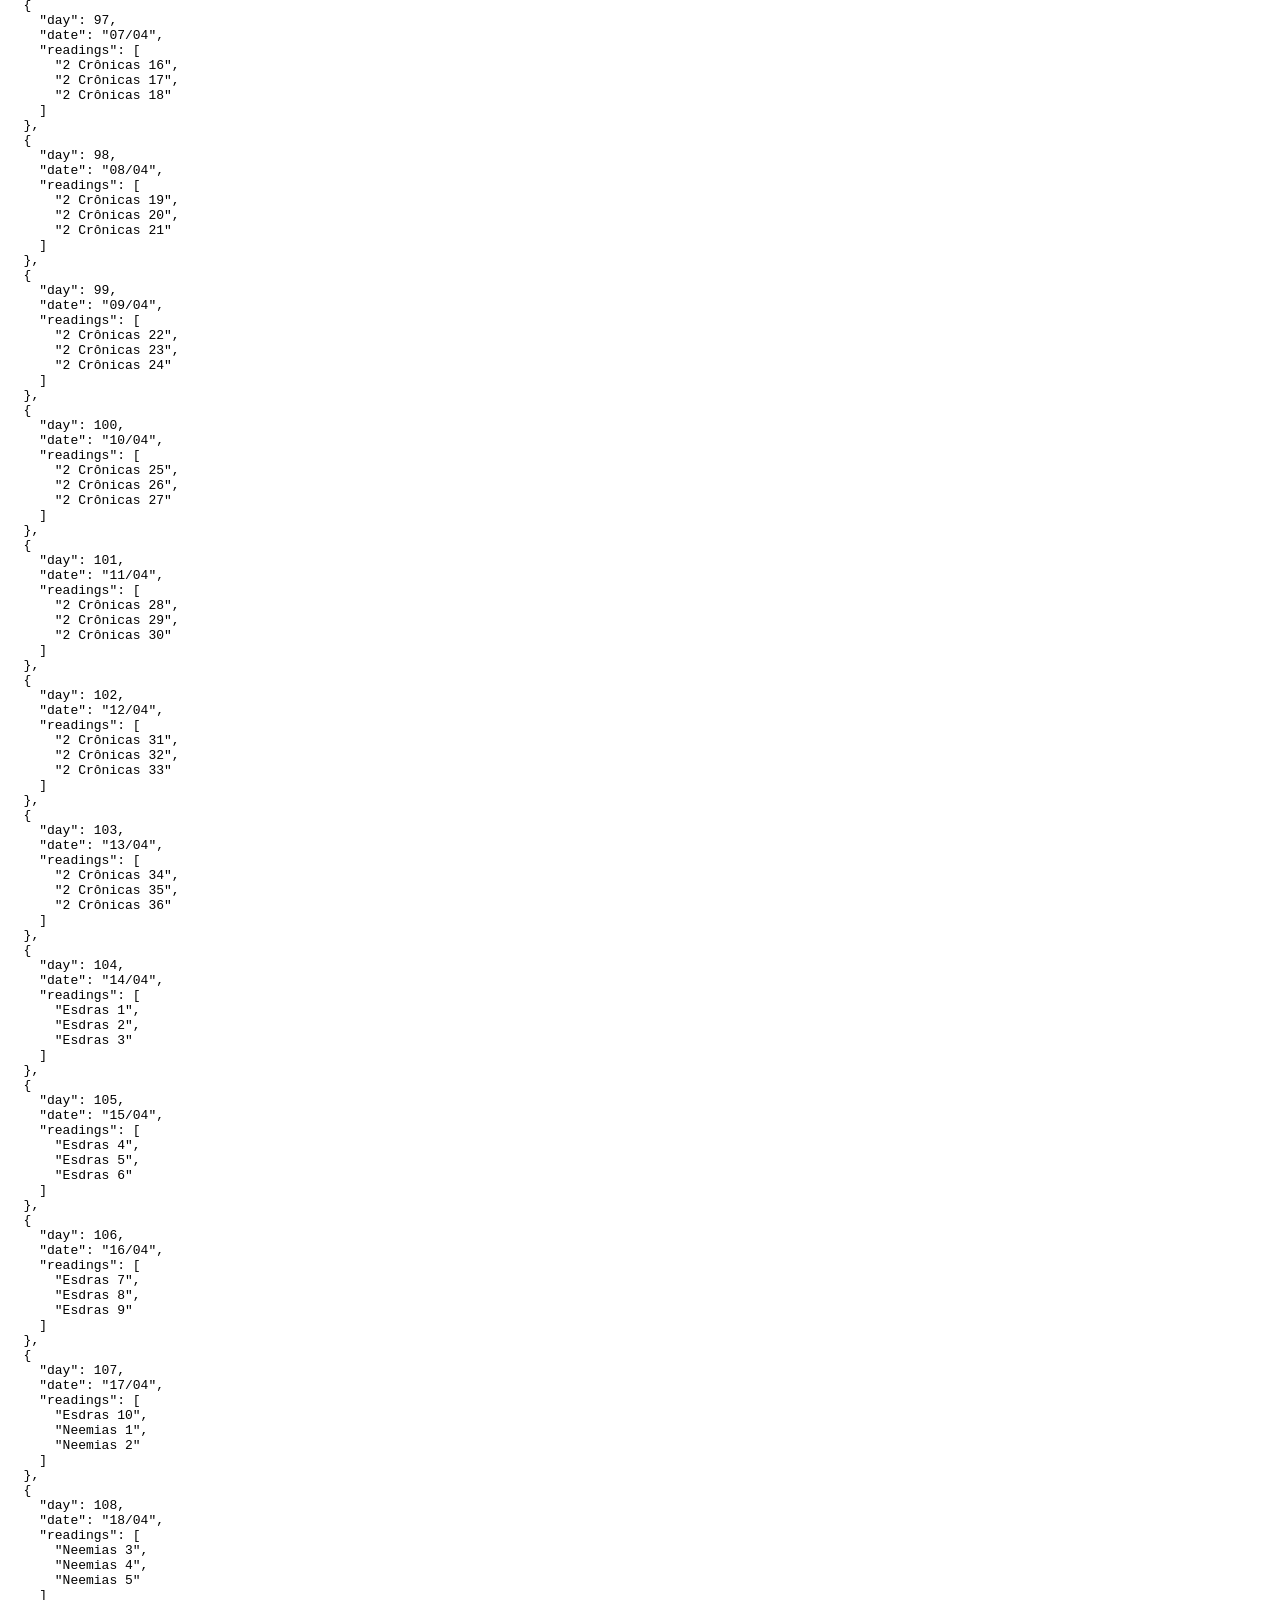
<file: convert-readings.html>
<!DOCTYPE html>
<html lang="pt-BR">

<head>

  <meta charset="UTF-8">

  <title>
    Conversor de Leituras
  </title>

</head>

<body>

<pre id="output"></pre>

<script>

async function loadPlan() {

  const response =
    await fetch(
      "./data/traditional-plan.json"
    );

  const plan =
    await response.json();

  const converted =
    plan.map(item => {

      const newReadings = [];

      item.readings.forEach(reading => {

        const parts =
          reading.split(" ");

        const book =
          parts.slice(0, -1)
            .join(" ");

        const chapterPart =
          parts[parts.length - 1];

        // intervalo

        if (chapterPart.includes("-")) {

          const [start, end] =
            chapterPart
              .split("-")
              .map(Number);

          for (
            let i = start;
            i <= end;
            i++
          ) {

            newReadings.push(
              `${book} ${i}`
            );

          }

        } else {

          newReadings.push(
            `${book} ${chapterPart}`
          );

        }

      });

      return {

        ...item,

        readings: newReadings

      };

    });

  document.getElementById(
    "output"
  ).textContent =
    JSON.stringify(
      converted,
      null,
      2
    );

}

loadPlan();

</script>

</body>
</html>
</file>
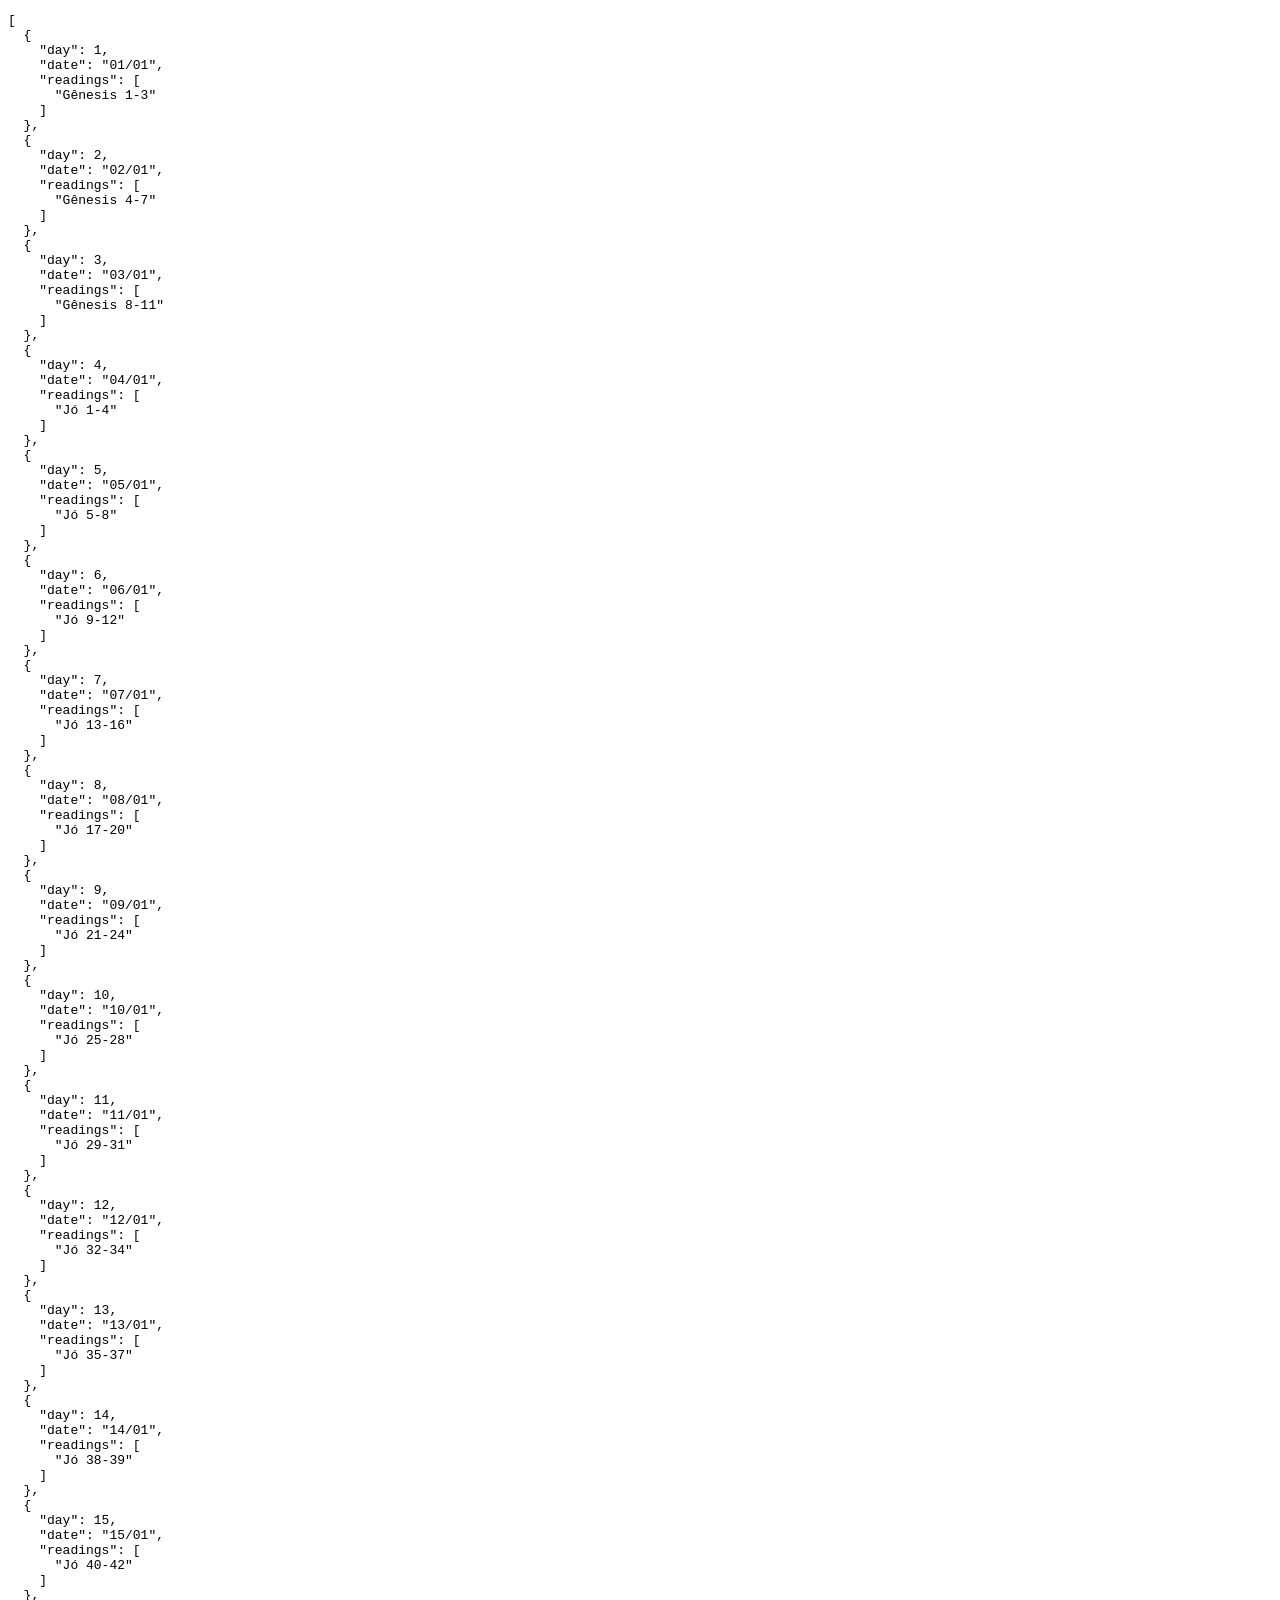
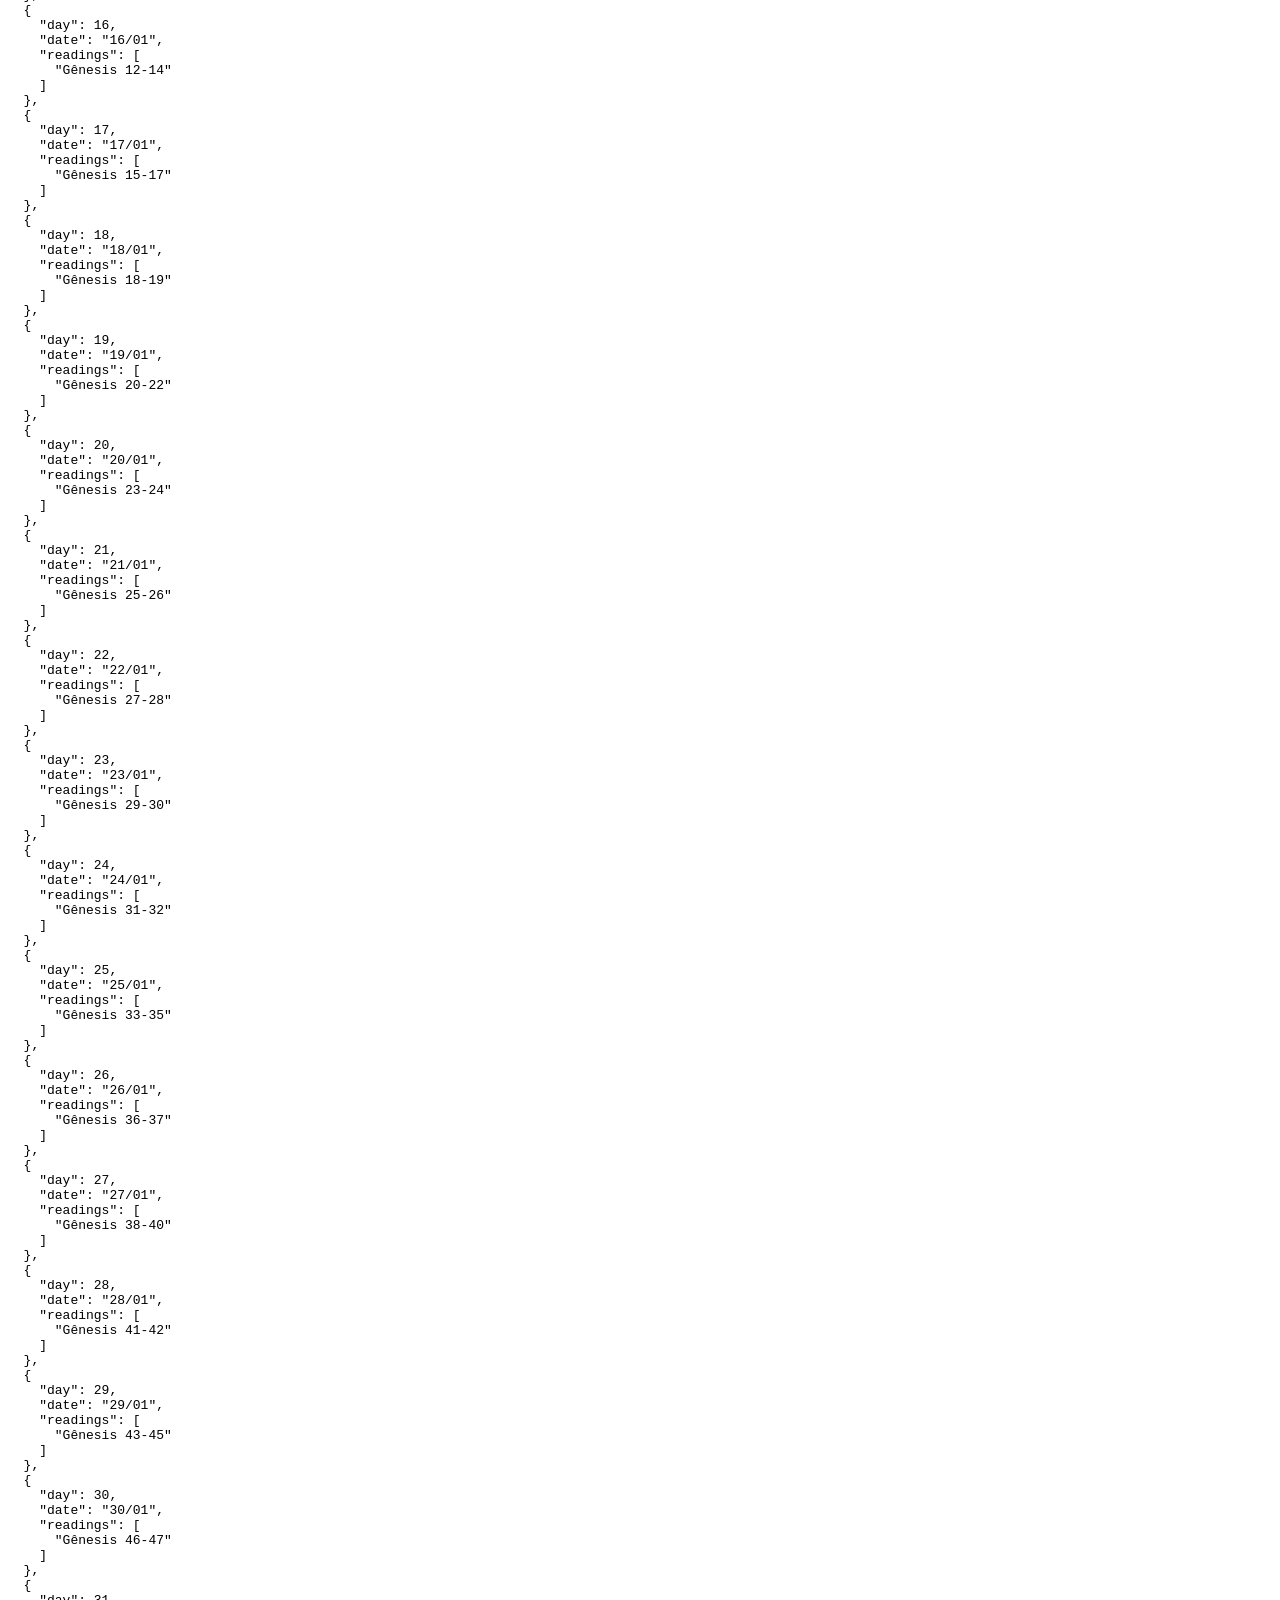
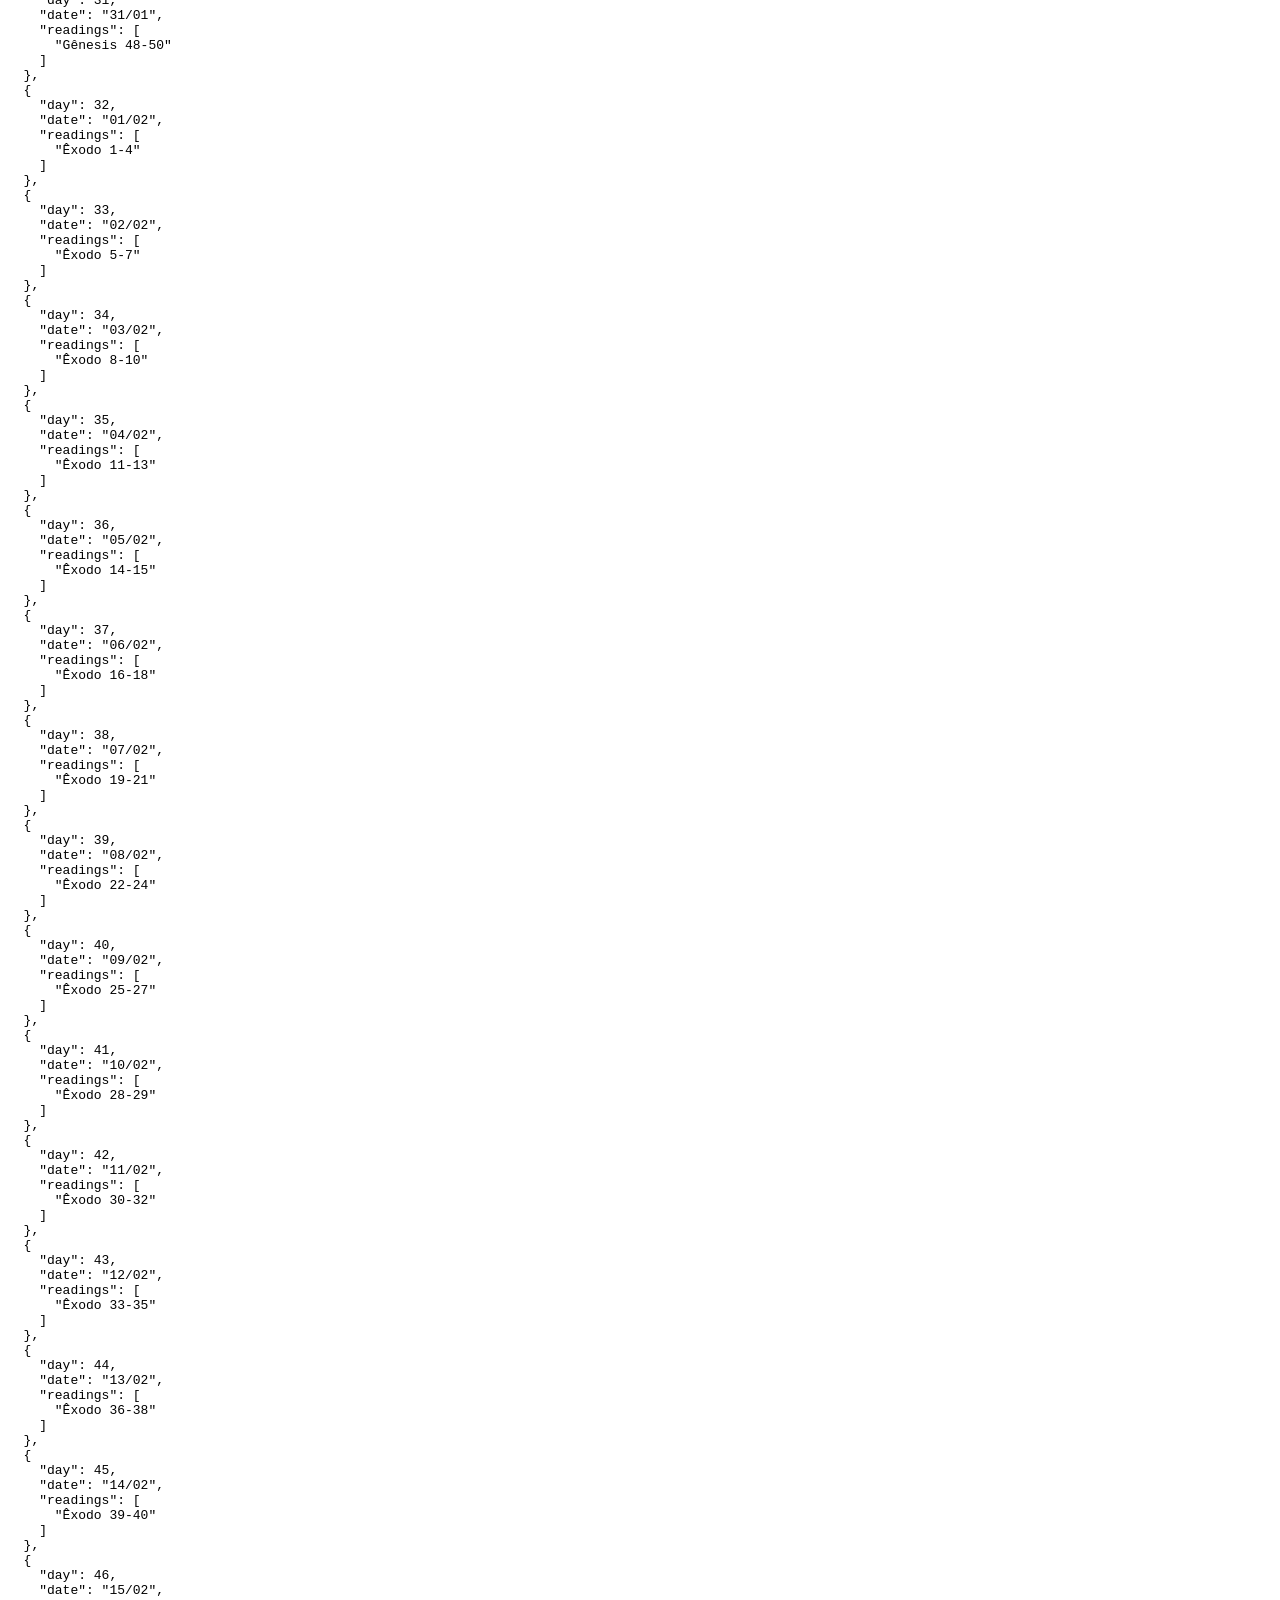
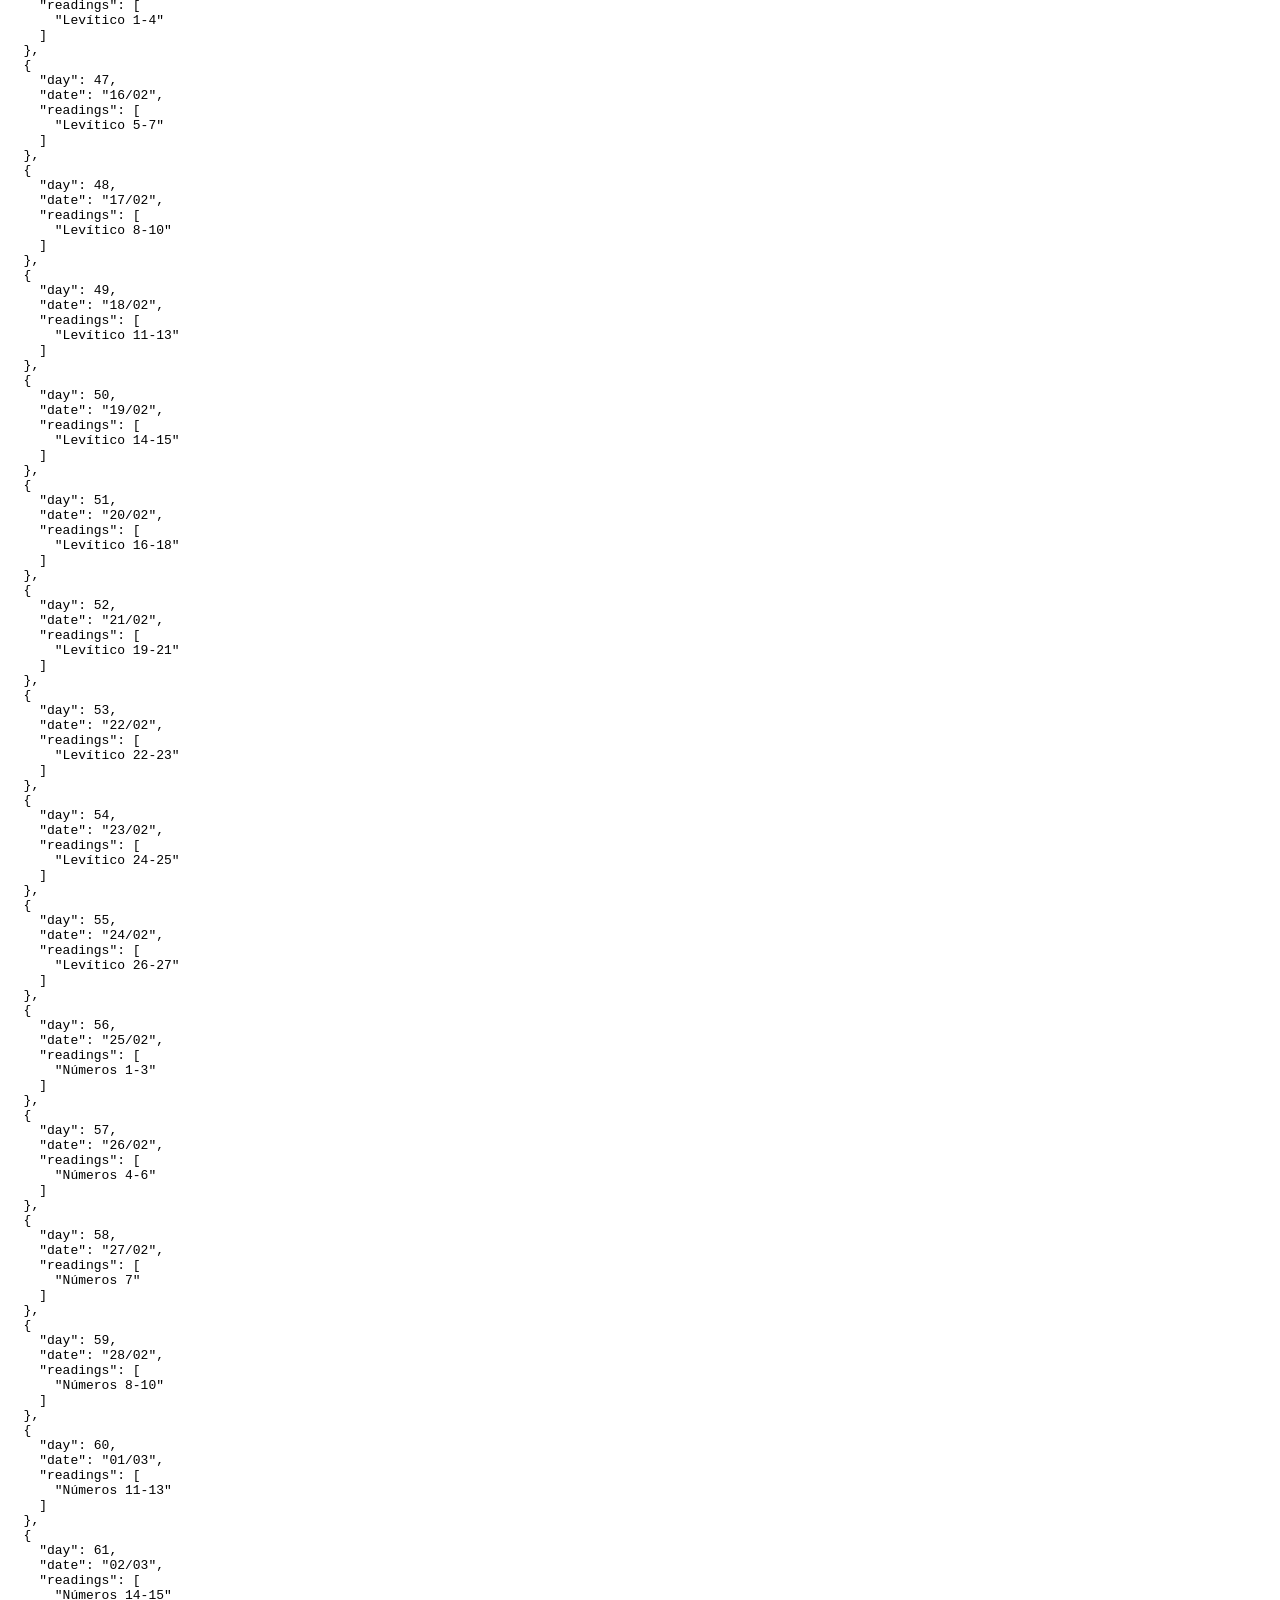
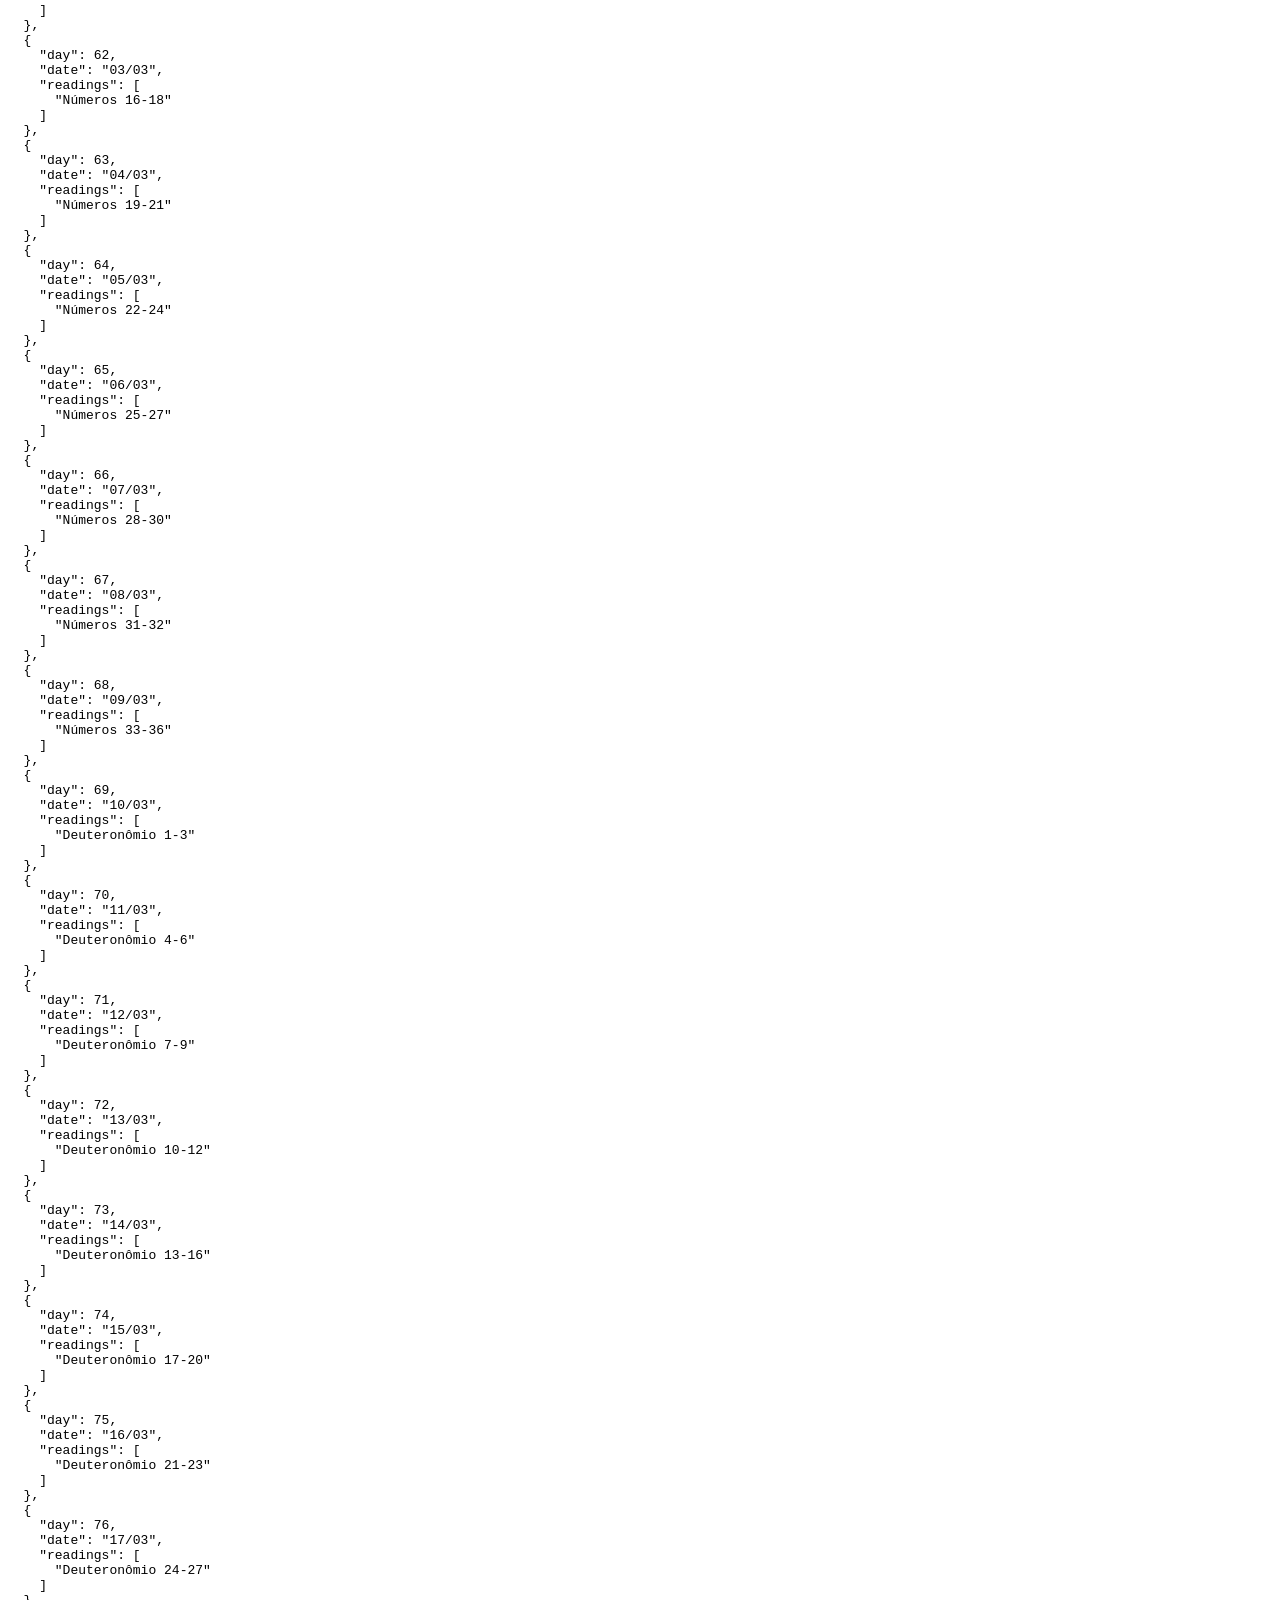
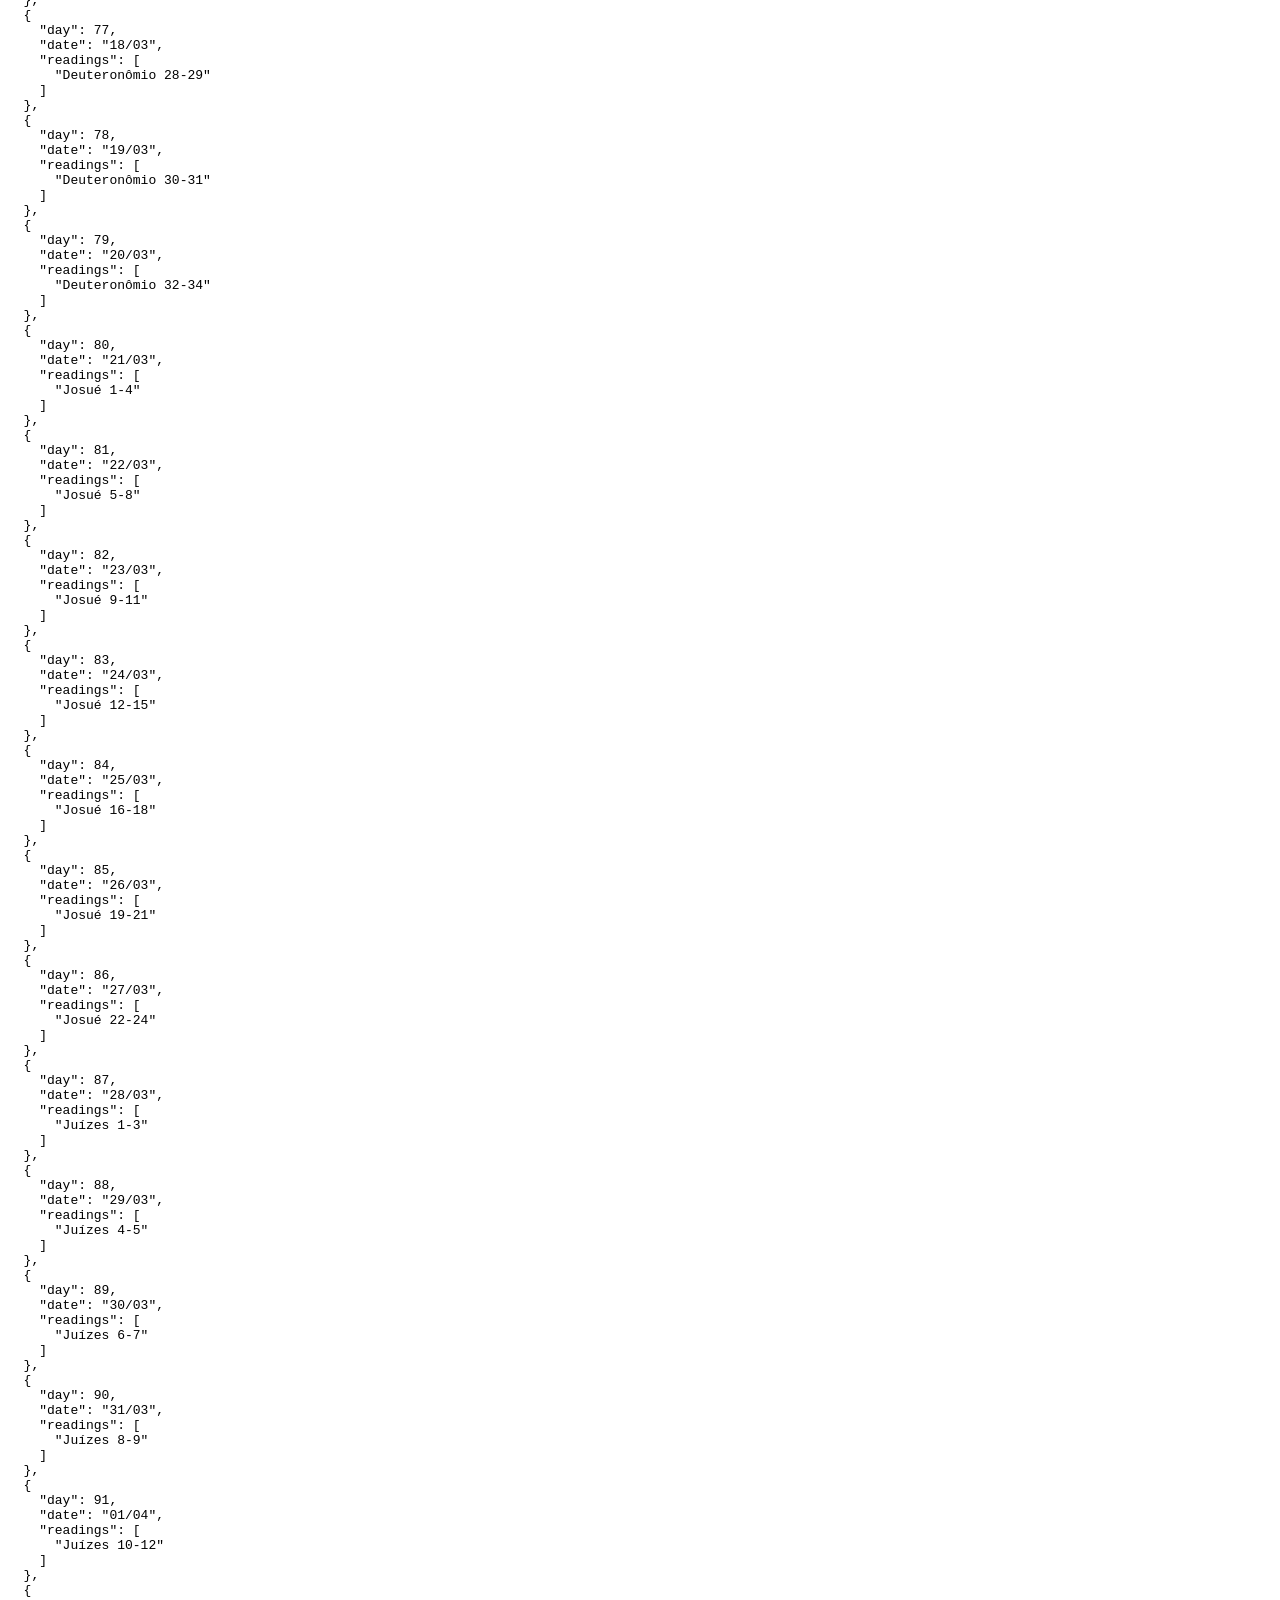
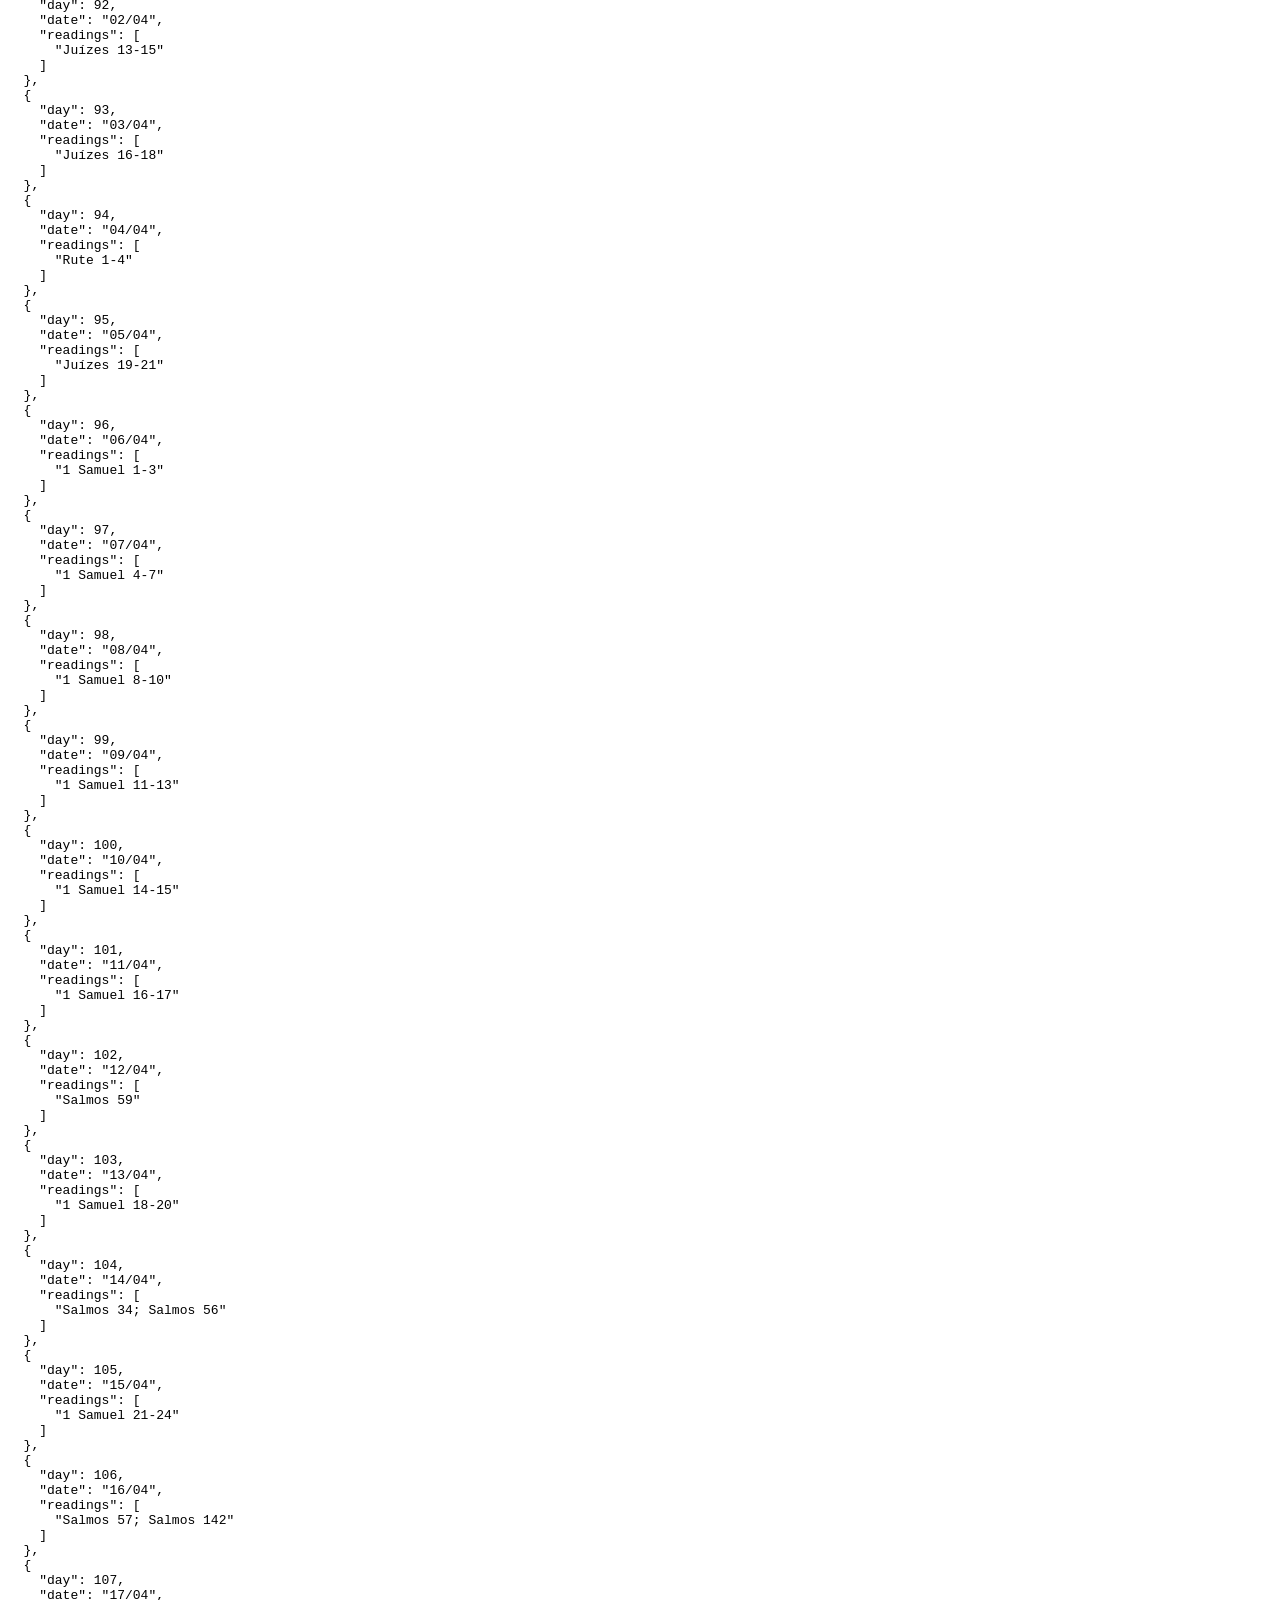
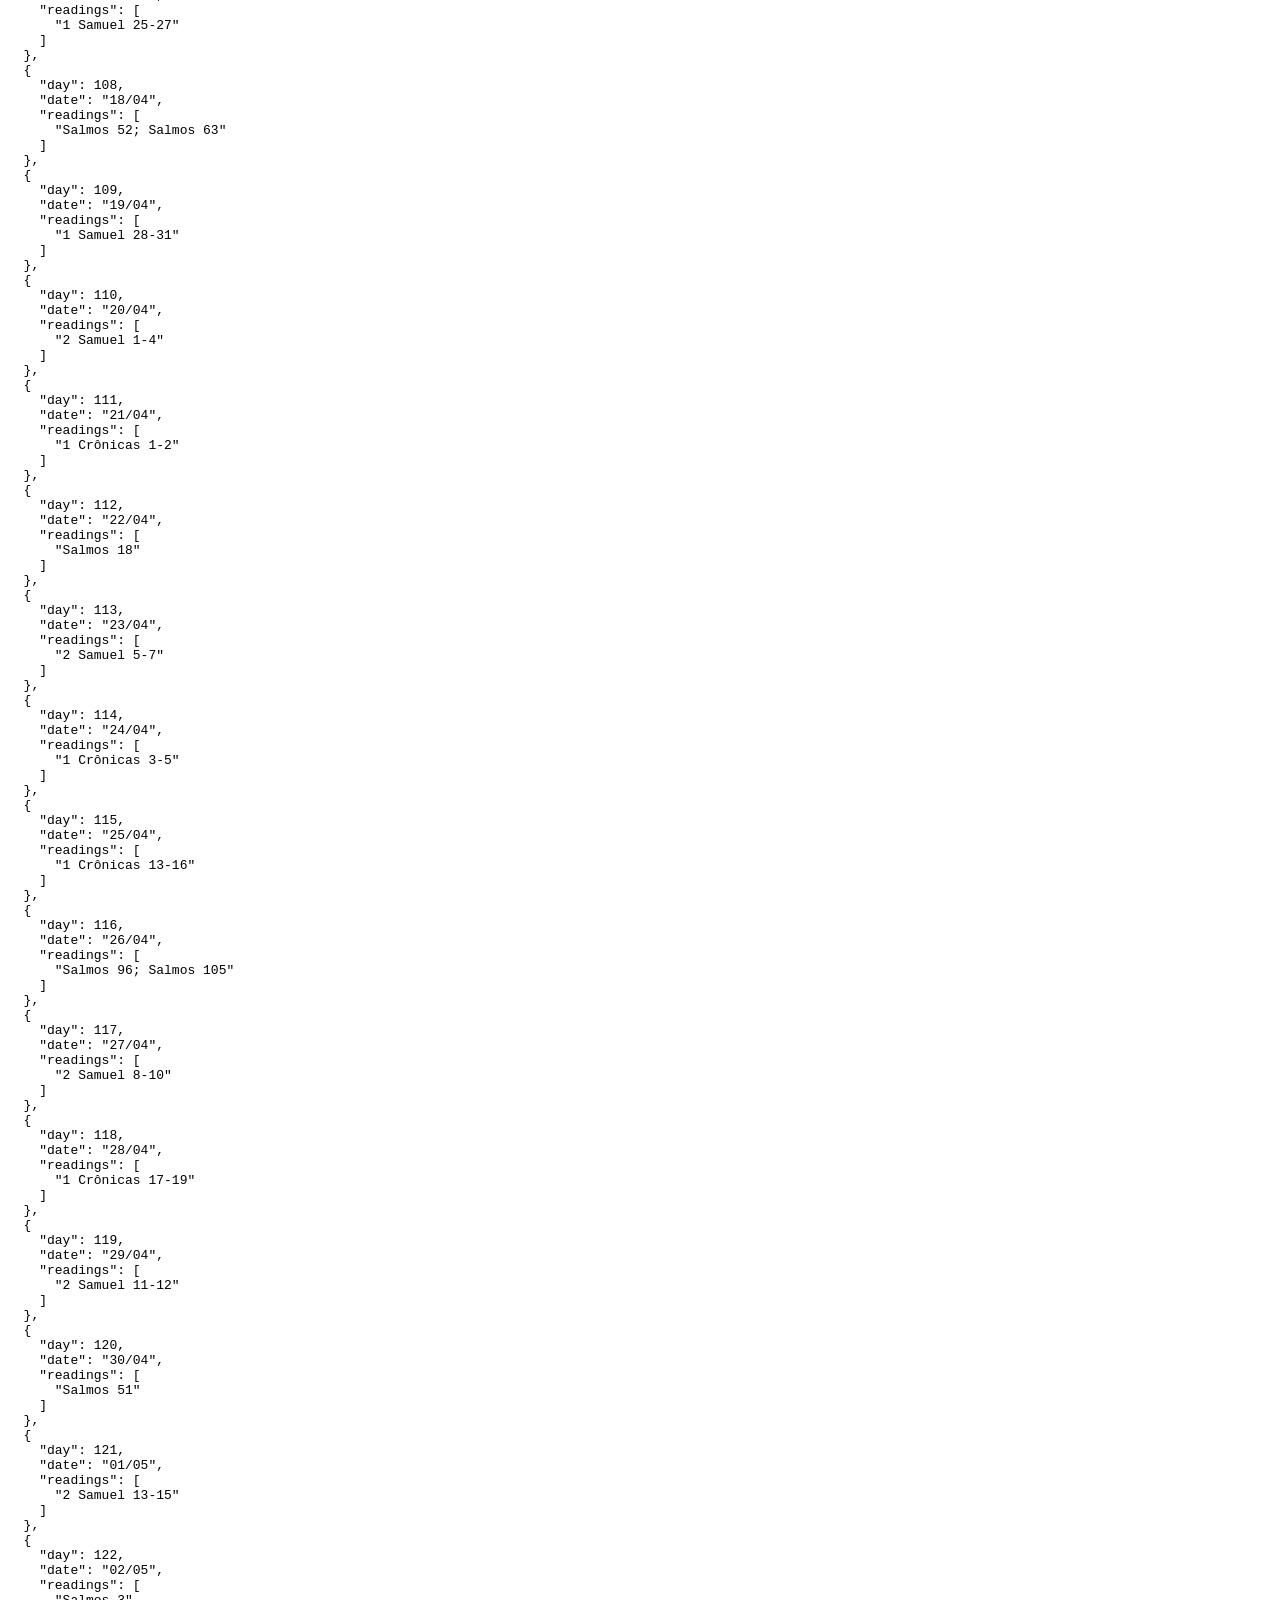
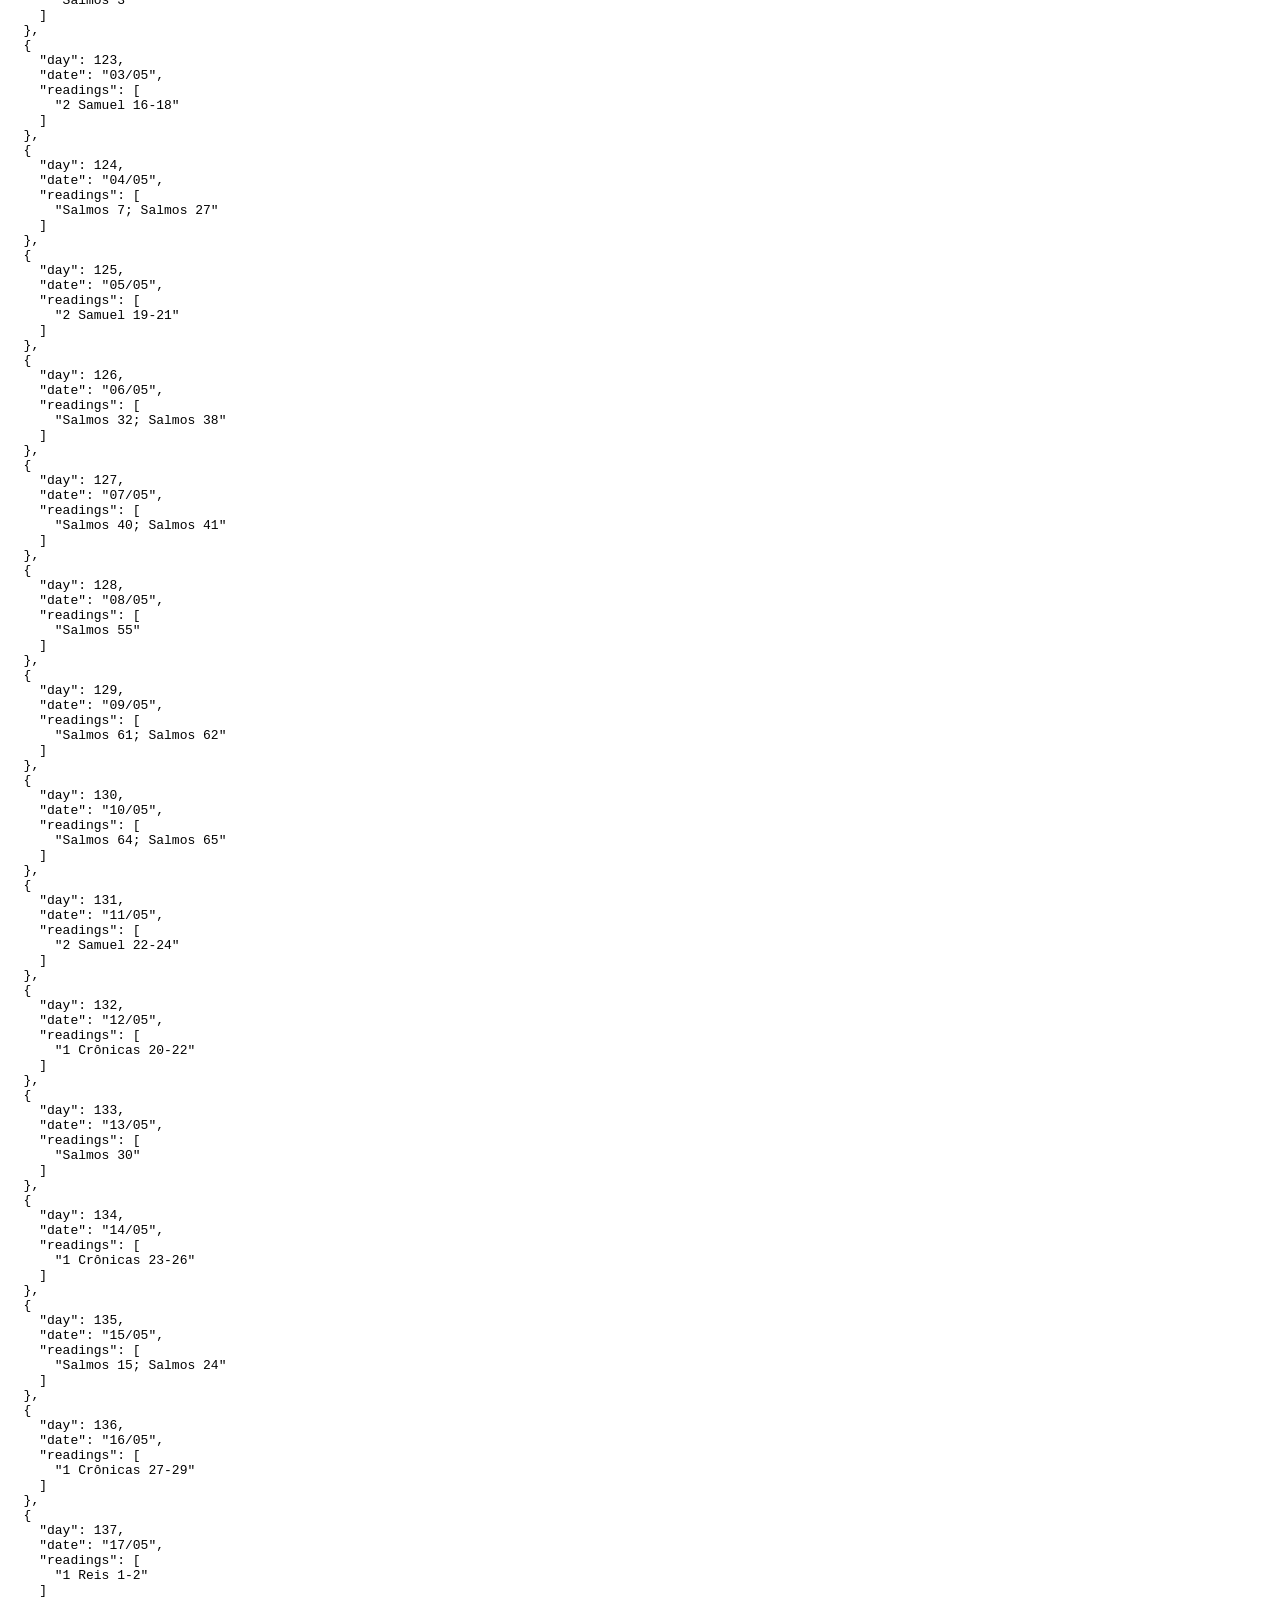
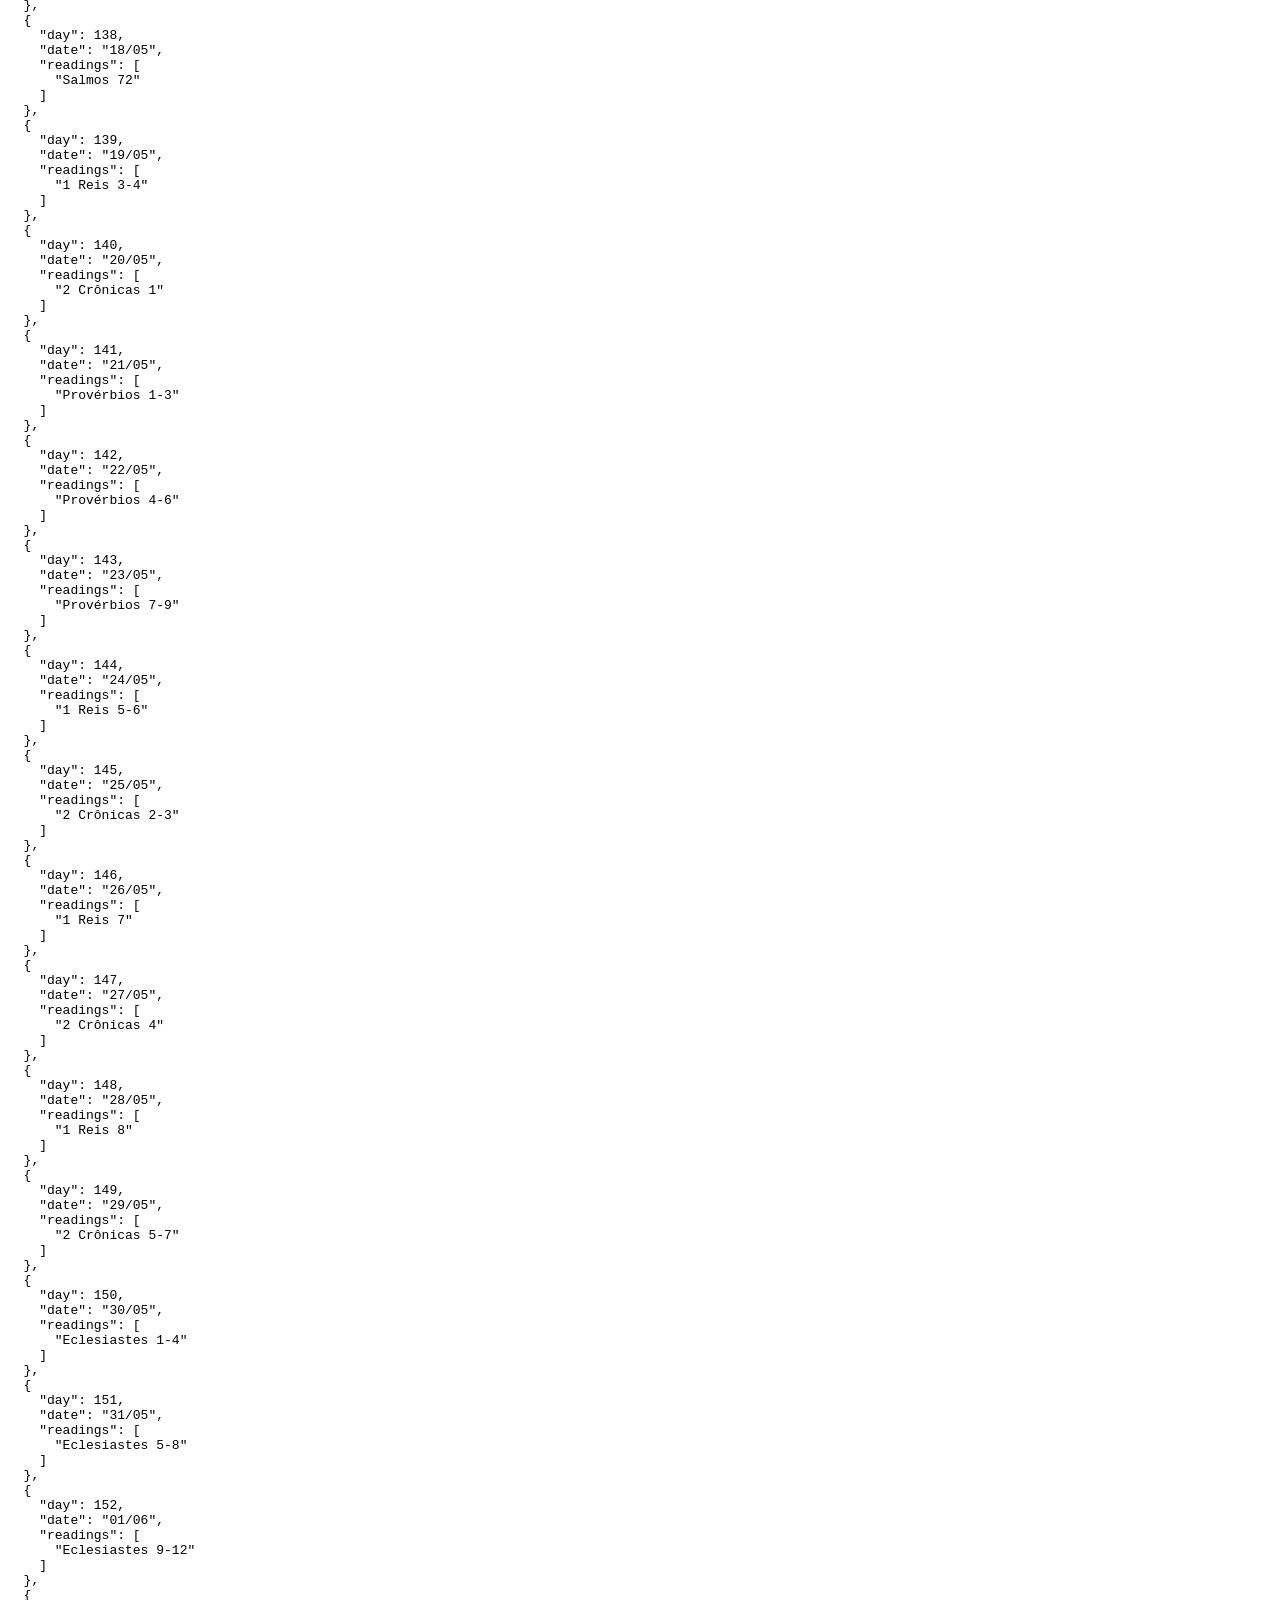
<file: data/generate-chronological.html>
<!DOCTYPE html>
<html lang="pt-BR">

<head>

  <meta charset="UTF-8">

  <title>
    Gerador Cronológico
  </title>

</head>

<body>

<pre id="output"></pre>

<script>

function formatDate(dayNumber) {

  const date = new Date(2026, 0);

  date.setDate(dayNumber);

  const day =
    String(date.getDate())
      .padStart(2, "0");

  const month =
    String(date.getMonth() + 1)
      .padStart(2, "0");

  return `${day}/${month}`;

}

const chronologicalReadings = [

  // CRIAÇÃO E HUMANIDADE INICIAL

  ["Gênesis 1-3"],
  ["Gênesis 4-7"],
  ["Gênesis 8-11"],

  // JÓ (provavelmente período patriarcal)

  ["Jó 1-4"],
  ["Jó 5-8"],
  ["Jó 9-12"],
  ["Jó 13-16"],
  ["Jó 17-20"],
  ["Jó 21-24"],
  ["Jó 25-28"],
  ["Jó 29-31"],
  ["Jó 32-34"],
  ["Jó 35-37"],
  ["Jó 38-39"],
  ["Jó 40-42"],

  // ABRAÃO

  ["Gênesis 12-14"],
  ["Gênesis 15-17"],
  ["Gênesis 18-19"],
  ["Gênesis 20-22"],
  ["Gênesis 23-24"],

  // ISAQUE E JACÓ

  ["Gênesis 25-26"],
  ["Gênesis 27-28"],
  ["Gênesis 29-30"],
  ["Gênesis 31-32"],
  ["Gênesis 33-35"],

  // JOSÉ

  ["Gênesis 36-37"],
  ["Gênesis 38-40"],
  ["Gênesis 41-42"],
  ["Gênesis 43-45"],
  ["Gênesis 46-47"],
  ["Gênesis 48-50"],

  // ESCRAVIDÃO NO EGITO

  ["Êxodo 1-4"],
  ["Êxodo 5-7"],
  ["Êxodo 8-10"],
  ["Êxodo 11-13"],
  ["Êxodo 14-15"],

  // DESERTO

  ["Êxodo 16-18"],
  ["Êxodo 19-21"],
  ["Êxodo 22-24"],
  ["Êxodo 25-27"],
  ["Êxodo 28-29"],
  ["Êxodo 30-32"],
  ["Êxodo 33-35"],
  ["Êxodo 36-38"],
  ["Êxodo 39-40"],

  // LEI

  ["Levítico 1-4"],
  ["Levítico 5-7"],
  ["Levítico 8-10"],
  ["Levítico 11-13"],
  ["Levítico 14-15"],
  ["Levítico 16-18"],
  ["Levítico 19-21"],
  ["Levítico 22-23"],
  ["Levítico 24-25"],
  ["Levítico 26-27"],

  // NÚMEROS

  ["Números 1-3"],
  ["Números 4-6"],
  ["Números 7"],
  ["Números 8-10"],
  ["Números 11-13"],
  ["Números 14-15"],
  ["Números 16-18"],
  ["Números 19-21"],
  ["Números 22-24"],
  ["Números 25-27"],
  ["Números 28-30"],
  ["Números 31-32"],
  ["Números 33-36"],

  // DEUTERONÔMIO

  ["Deuteronômio 1-3"],
  ["Deuteronômio 4-6"],
  ["Deuteronômio 7-9"],
  ["Deuteronômio 10-12"],
  ["Deuteronômio 13-16"],
  ["Deuteronômio 17-20"],
  ["Deuteronômio 21-23"],
  ["Deuteronômio 24-27"],
  ["Deuteronômio 28-29"],
  ["Deuteronômio 30-31"],
  ["Deuteronômio 32-34"],

// JOSUÉ — CONQUISTA DE CANAÃ

["Josué 1-4"],
["Josué 5-8"],
["Josué 9-11"],
["Josué 12-15"],
["Josué 16-18"],
["Josué 19-21"],
["Josué 22-24"],

// JUÍZES — CICLO TRIBAL

["Juízes 1-3"],
["Juízes 4-5"],
["Juízes 6-7"],
["Juízes 8-9"],
["Juízes 10-12"],
["Juízes 13-15"],
["Juízes 16-18"],

// RUTE — período dos juízes

["Rute 1-4"],

// CONTINUAÇÃO DOS JUÍZES

["Juízes 19-21"],

// SAMUEL

["1 Samuel 1-3"],
["1 Samuel 4-7"],
["1 Samuel 8-10"],

// SAUL REI

["1 Samuel 11-13"],
["1 Samuel 14-15"],

// DAVI E GOLIAS

["1 Samuel 16-17"],

// PRIMEIROS SALMOS

["Salmos 59"],
["1 Samuel 18-20"],

// FUGA DE DAVI

["Salmos 34; Salmos 56"],
["1 Samuel 21-24"],
["Salmos 57; Salmos 142"],
["1 Samuel 25-27"],

// DAVI PERSEGUIDO

["Salmos 52; Salmos 63"],
["1 Samuel 28-31"],

// DAVI REI

["2 Samuel 1-4"],
["1 Crônicas 1-2"],
["Salmos 18"],
["2 Samuel 5-7"],
["1 Crônicas 3-5"],

// ARCA E ADORAÇÃO

["1 Crônicas 13-16"],
["Salmos 96; Salmos 105"],

// CONQUISTAS

["2 Samuel 8-10"],
["1 Crônicas 17-19"],

// QUEDA DE DAVI

["2 Samuel 11-12"],
["Salmos 51"],

// CONTINUAÇÃO DO REINADO

["2 Samuel 13-15"],
["Salmos 3"],
["2 Samuel 16-18"],
["Salmos 7; Salmos 27"],

// RESTAURAÇÃO

["2 Samuel 19-21"],

// SALMOS DE DAVI

["Salmos 32; Salmos 38"],
["Salmos 40; Salmos 41"],
["Salmos 55"],
["Salmos 61; Salmos 62"],
["Salmos 64; Salmos 65"],

// FINAL DO REINADO

["2 Samuel 22-24"],
["1 Crônicas 20-22"],
["Salmos 30"],

// ORGANIZAÇÃO DO TEMPLO

["1 Crônicas 23-26"],
["Salmos 15; Salmos 24"],

// ÚLTIMOS DIAS DE DAVI

["1 Crônicas 27-29"],

// SALOMÃO

["1 Reis 1-2"],
["Salmos 72"],
["1 Reis 3-4"],
["2 Crônicas 1"],
["Provérbios 1-3"],
["Provérbios 4-6"],
["Provérbios 7-9"],
["1 Reis 5-6"],
["2 Crônicas 2-3"],

// TEMPLO

["1 Reis 7"],
["2 Crônicas 4"],
["1 Reis 8"],
["2 Crônicas 5-7"],

// SABEDORIA

["Eclesiastes 1-4"],
["Eclesiastes 5-8"],
["Eclesiastes 9-12"],

// CANTARES

["Cantares 1-4"],
["Cantares 5-8"],

// PROVÉRBIOS

["Provérbios 10-12"],
["Provérbios 13-15"],
["Provérbios 16-18"],
["Provérbios 19-21"],
["Provérbios 22-24"],
["Provérbios 25-27"],
["Provérbios 28-31"],

// FINAL DE SALOMÃO

["1 Reis 9-11"],
["2 Crônicas 8-9"],

// DIVISÃO DO REINO

["1 Reis 12-13"],
["2 Crônicas 10-12"],

// PROFETAS INICIAIS

["Joel 1-3"],

// REIS MAUS E PROFETAS

["1 Reis 14-15"],
["2 Crônicas 13-16"],

// ELIAS

["1 Reis 16"],
["1 Reis 17-18"],
["1 Reis 19-20"],
["1 Reis 21-22"],

// ACABE E JEOSAFÁ

["2 Crônicas 17-20"],

// ELISEU

["2 Reis 1-3"],
["2 Reis 4-5"],
["2 Reis 6-7"],
["2 Reis 8"],

// JONAS

["Jonas 1-4"],

// ISRAEL E JUDÁ

["2 Reis 9-10"],
["2 Crônicas 21-23"],

// PROFETAS MENORES

["Amós 1-3"],
["Amós 4-6"],
["Amós 7-9"],

["Oséias 1-4"],
["Oséias 5-9"],
["Oséias 10-14"],

// CONTINUAÇÃO DOS REINOS

["2 Reis 11-12"],
["2 Crônicas 24"],

["2 Reis 13-14"],
["2 Crônicas 25"],

// ISAÍAS E REINOS

["Isaías 1-4"],
["Isaías 5-8"],
["Isaías 9-12"],

// REINADOS

["2 Reis 15"],
["2 Crônicas 26"],

// JONATÃO E ACAZ

["2 Reis 16"],
["2 Crônicas 27-28"],

// MIQUÉIAS

["Miquéias 1-4"],
["Miquéias 5-7"],

// ISAÍAS CONTINUA

["Isaías 13-17"],
["Isaías 18-22"],
["Isaías 23-27"],

// EZEQUIAS

["2 Reis 17"],
["2 Reis 18-20"],
["2 Crônicas 29-32"],

// QUEDA DE ISRAEL

["Oséias 1-7"],
["Oséias 8-14"],

// ISAÍAS PROFETIZA

["Isaías 28-31"],
["Isaías 32-35"],
["Isaías 36-39"],

// MANASSÉS E AMOM

["2 Reis 21"],
["2 Crônicas 33"],

// NAUM

["Naum 1-3"],

// JOSIAS

["2 Reis 22-23"],
["2 Crônicas 34-35"],

// SOFONIAS

["Sofonias 1-3"],

// HABACUQUE

["Habacuque 1-3"],

// JEREMIAS

["Jeremias 1-3"],
["Jeremias 4-6"],
["Jeremias 7-9"],
["Jeremias 10-13"],
["Jeremias 14-17"],
["Jeremias 18-22"],
["Jeremias 23-25"],

// QUEDA DE JUDÁ

["2 Reis 24-25"],
["2 Crônicas 36"],

// LAMENTAÇÕES

["Lamentações 1-2"],
["Lamentações 3-5"],

// EZEQUIEL

["Ezequiel 1-4"],
["Ezequiel 5-8"],
["Ezequiel 9-12"],
["Ezequiel 13-16"],
["Ezequiel 17-20"],
["Ezequiel 21-24"],

// DANIEL

["Daniel 1-2"],
["Daniel 3-4"],
["Daniel 5-6"],

// PROFECIAS NO EXÍLIO

["Ezequiel 25-28"],
["Ezequiel 29-32"],
["Ezequiel 33-36"],
["Ezequiel 37-39"],
["Ezequiel 40-42"],
["Ezequiel 43-45"],
["Ezequiel 46-48"],

// DANIEL CONTINUA

["Daniel 7-8"],
["Daniel 9-10"],
["Daniel 11-12"],

// RETORNO DO EXÍLIO

["Esdras 1-3"],
["Esdras 4-6"],

// AGEU

["Ageu 1-2"],

// ZACARIAS

["Zacarias 1-4"],
["Zacarias 5-8"],
["Zacarias 9-14"],

// ESTER

["Ester 1-3"],
["Ester 4-7"],
["Ester 8-10"],

// ESDRAS CONTINUA

["Esdras 7-10"],

// NEEMIAS

["Neemias 1-3"],
["Neemias 4-6"],
["Neemias 7-9"],
["Neemias 10-13"],

// MALAQUIAS

["Malaquias 1-4"],

// NASCIMENTO DE JESUS

["Lucas 1"],
["Mateus 1"],
["Lucas 2"],
["Mateus 2"],

// INÍCIO DO MINISTÉRIO

["João 1"],
["Mateus 3"],
["Lucas 3"],
["Mateus 4"],

// PRIMEIROS MILAGRES

["João 2-4"],

// GALILEIA

["Mateus 5-7"],

// SERMÃO DO MONTE

["Mateus 8-9"],
["Marcos 1-2"],
["Lucas 4-5"],

// ENSINOS E MILAGRES

["Mateus 10-12"],
["Marcos 3"],
["Lucas 6"],

// PARÁBOLAS

["Mateus 13"],
["Marcos 4"],
["Lucas 8"],

// MILAGRES

["Mateus 14"],
["Marcos 5-6"],
["João 6"],

// CONFISSÃO DE PEDRO

["Mateus 15-16"],
["Marcos 7-8"],

// TRANSFIGURAÇÃO

["Mateus 17"],
["Marcos 9"],
["Lucas 9"],

// ÚLTIMO MINISTÉRIO NA GALILEIA

["João 7-8"],

// ENSINOS FINAIS

["Lucas 10-13"],
["João 9-10"],

// CAMINHO PARA JERUSALÉM

["Lucas 14-18"],

// RESSURREIÇÃO DE LÁZARO

["João 11"],

// SEMANA FINAL

["Mateus 21-23"],
["Marcos 11-12"],
["Lucas 19-20"],

// SERMÃO ESCATOLÓGICO

["Mateus 24-25"],
["Marcos 13"],
["Lucas 21"],

// ÚLTIMA CEIA

["Mateus 26"],
["Marcos 14"],
["Lucas 22"],
["João 13-17"],

// CRUCIFICAÇÃO

["Mateus 27"],
["Marcos 15"],
["Lucas 23"],
["João 18-19"],

// RESSURREIÇÃO

["Mateus 28"],
["Marcos 16"],
["Lucas 24"],
["João 20-21"],

// IGREJA PRIMITIVA

["Atos 1-2"],
["Atos 3-5"],
["Atos 6-7"],

// EXPANSÃO DA IGREJA

["Atos 8-9"],
["Atos 10-12"],

// PRIMEIRA VIAGEM MISSIONÁRIA

["Atos 13-14"],

// GÁLATAS

["Gálatas 1-3"],
["Gálatas 4-6"],

// CONCÍLIO DE JERUSALÉM

["Atos 15"],

// SEGUNDA VIAGEM

["Atos 16-18"],

// TESSALONICENSES

["1 Tessalonicenses 1-5"],
["2 Tessalonicenses 1-3"],

// CORINTO

["1 Coríntios 1-4"],
["1 Coríntios 5-8"],
["1 Coríntios 9-11"],
["1 Coríntios 12-14"],
["1 Coríntios 15-16"],

// TERCEIRA VIAGEM

["Atos 19-20"],

// 2 CORÍNTIOS

["2 Coríntios 1-4"],
["2 Coríntios 5-9"],
["2 Coríntios 10-13"],

// ROMANOS

["Romanos 1-4"],
["Romanos 5-8"],
["Romanos 9-12"],
["Romanos 13-16"],

// PRISÃO DE PAULO

["Atos 21-23"],
["Atos 24-26"],
["Atos 27-28"],

// CARTAS DA PRISÃO

["Efésios 1-3"],
["Efésios 4-6"],

["Filipenses 1-4"],

["Colossenses 1-4"],

["Filemom"],

// HEBREUS

["Hebreus 1-4"],
["Hebreus 5-7"],
["Hebreus 8-10"],
["Hebreus 11-13"],

// TIMÓTEO E TITO

["1 Timóteo 1-3"],
["1 Timóteo 4-6"],

["Tito 1-3"],

["2 Timóteo 1-4"],

// CARTAS GERAIS

["Tiago 1-5"],

["1 Pedro 1-3"],
["1 Pedro 4-5"],

["2 Pedro 1-3"],

["1 João 1-3"],
["1 João 4-5"],

["2 João"],
["3 João"],

["Judas"],

// APOCALIPSE

["Apocalipse 1-3"],
["Apocalipse 4-6"],
["Apocalipse 7-9"],
["Apocalipse 10-12"],
["Apocalipse 13-15"],
["Apocalipse 16-18"],
["Apocalipse 19-22"]

];

const plan = [];

chronologicalReadings
  .slice(0, 365)
  .forEach(
  (readings, index) => {

    const day = index + 1;

    plan.push({

      day,

      date: formatDate(day),

      readings

    });

  }
);

document.getElementById(
  "output"
).textContent =
  JSON.stringify(plan, null, 2);

</script>

</body>
</html>
</file>
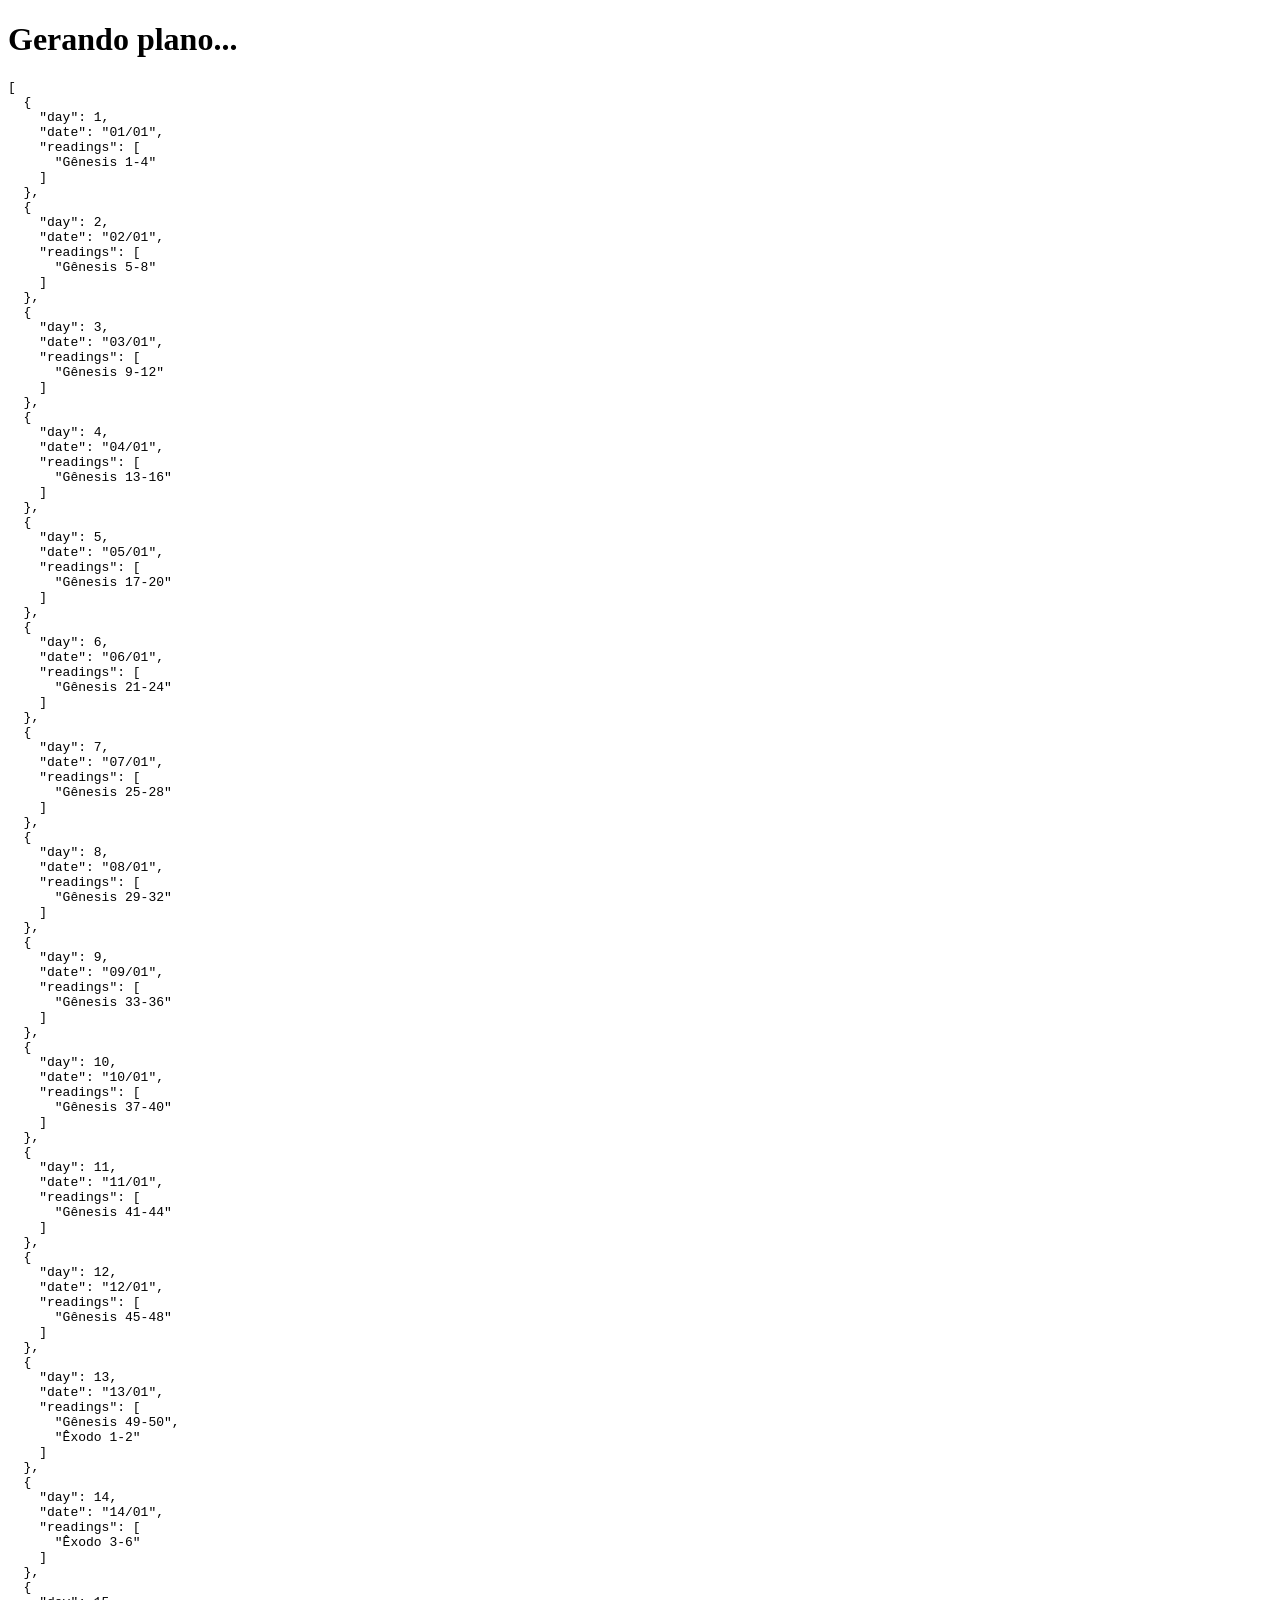
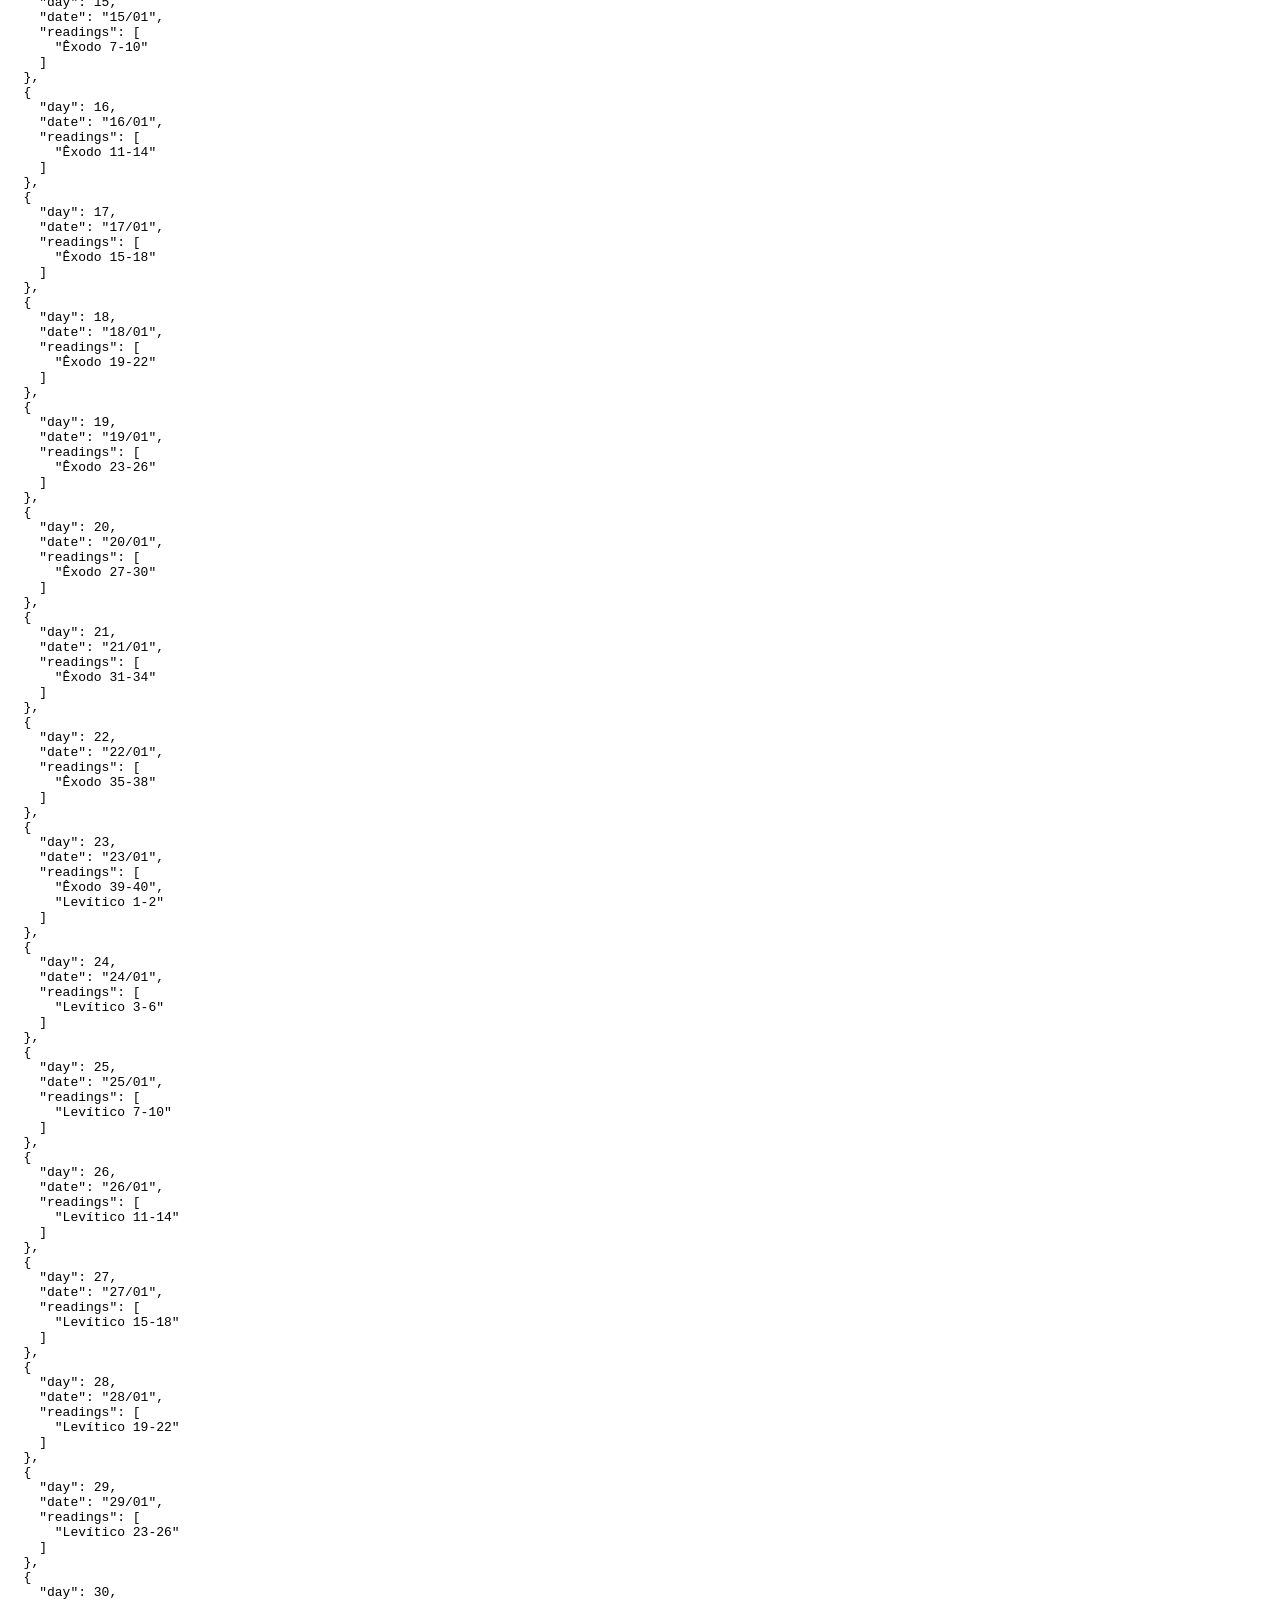
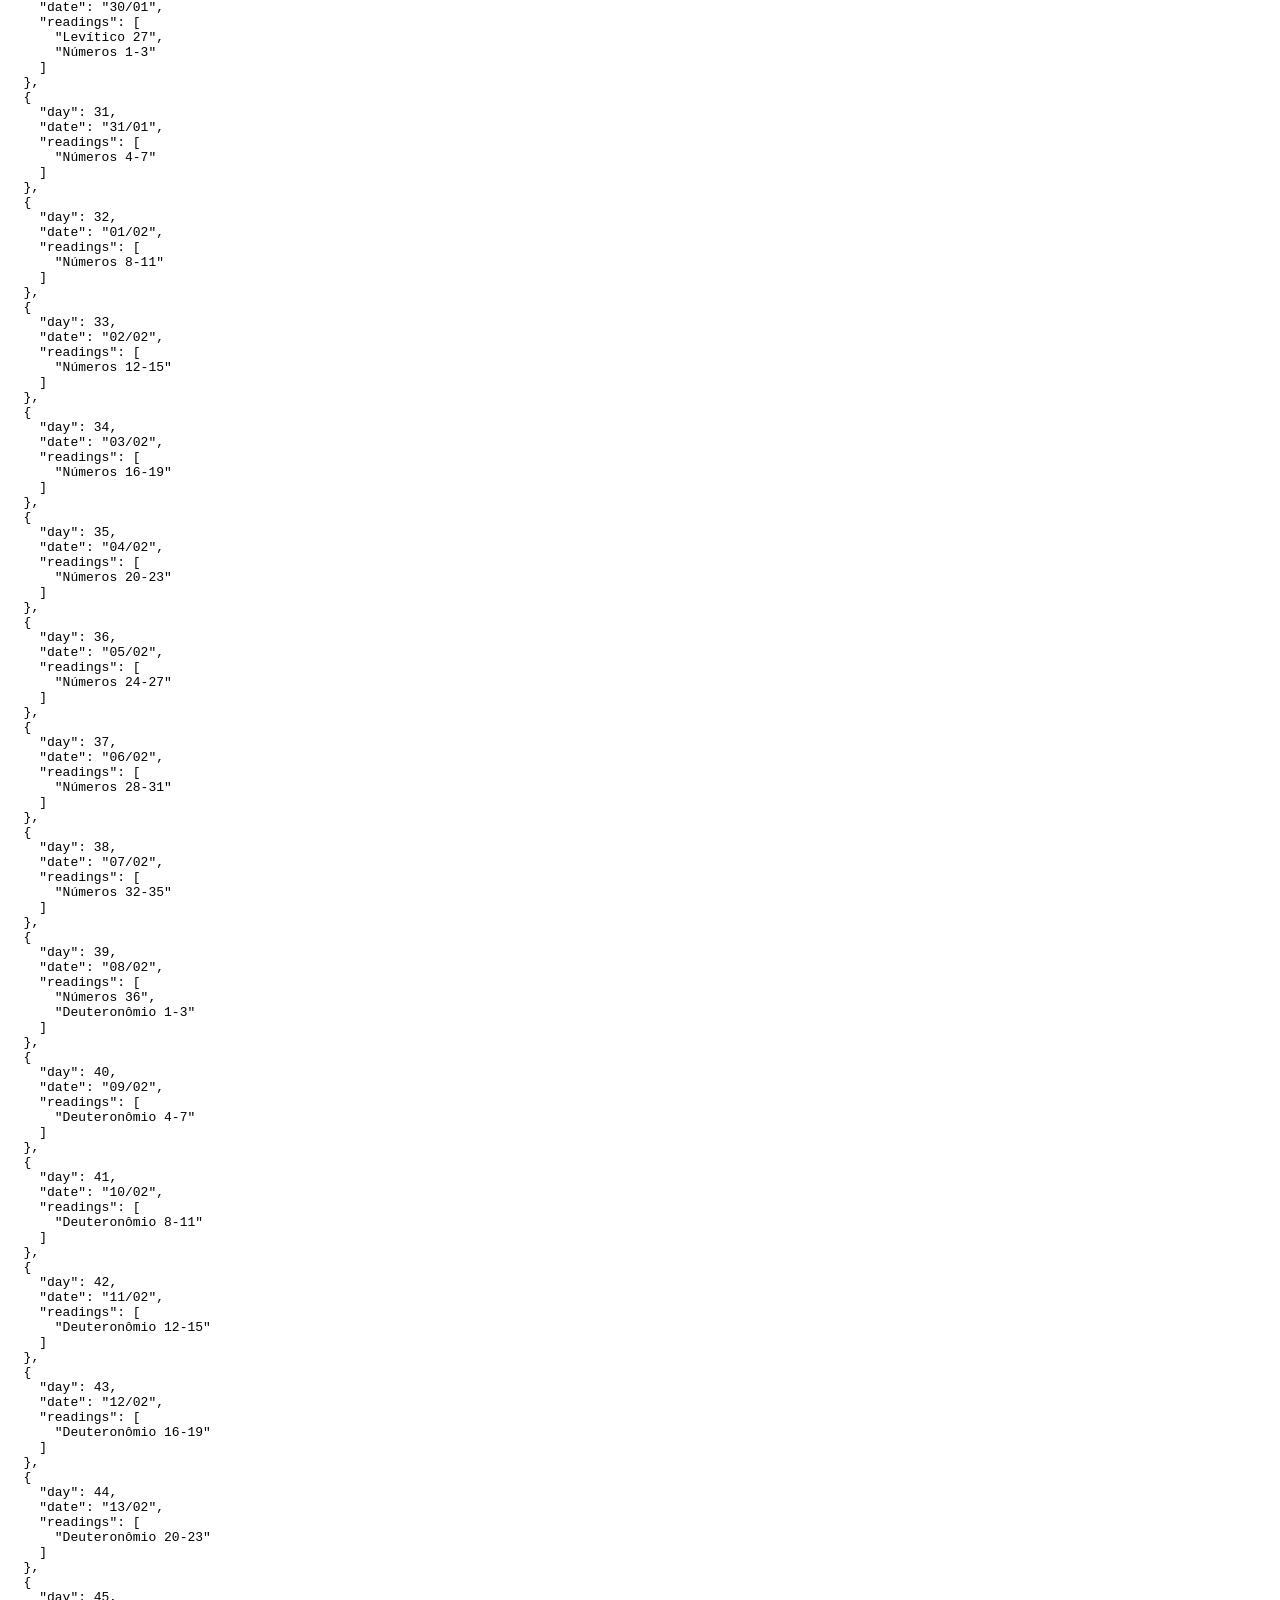
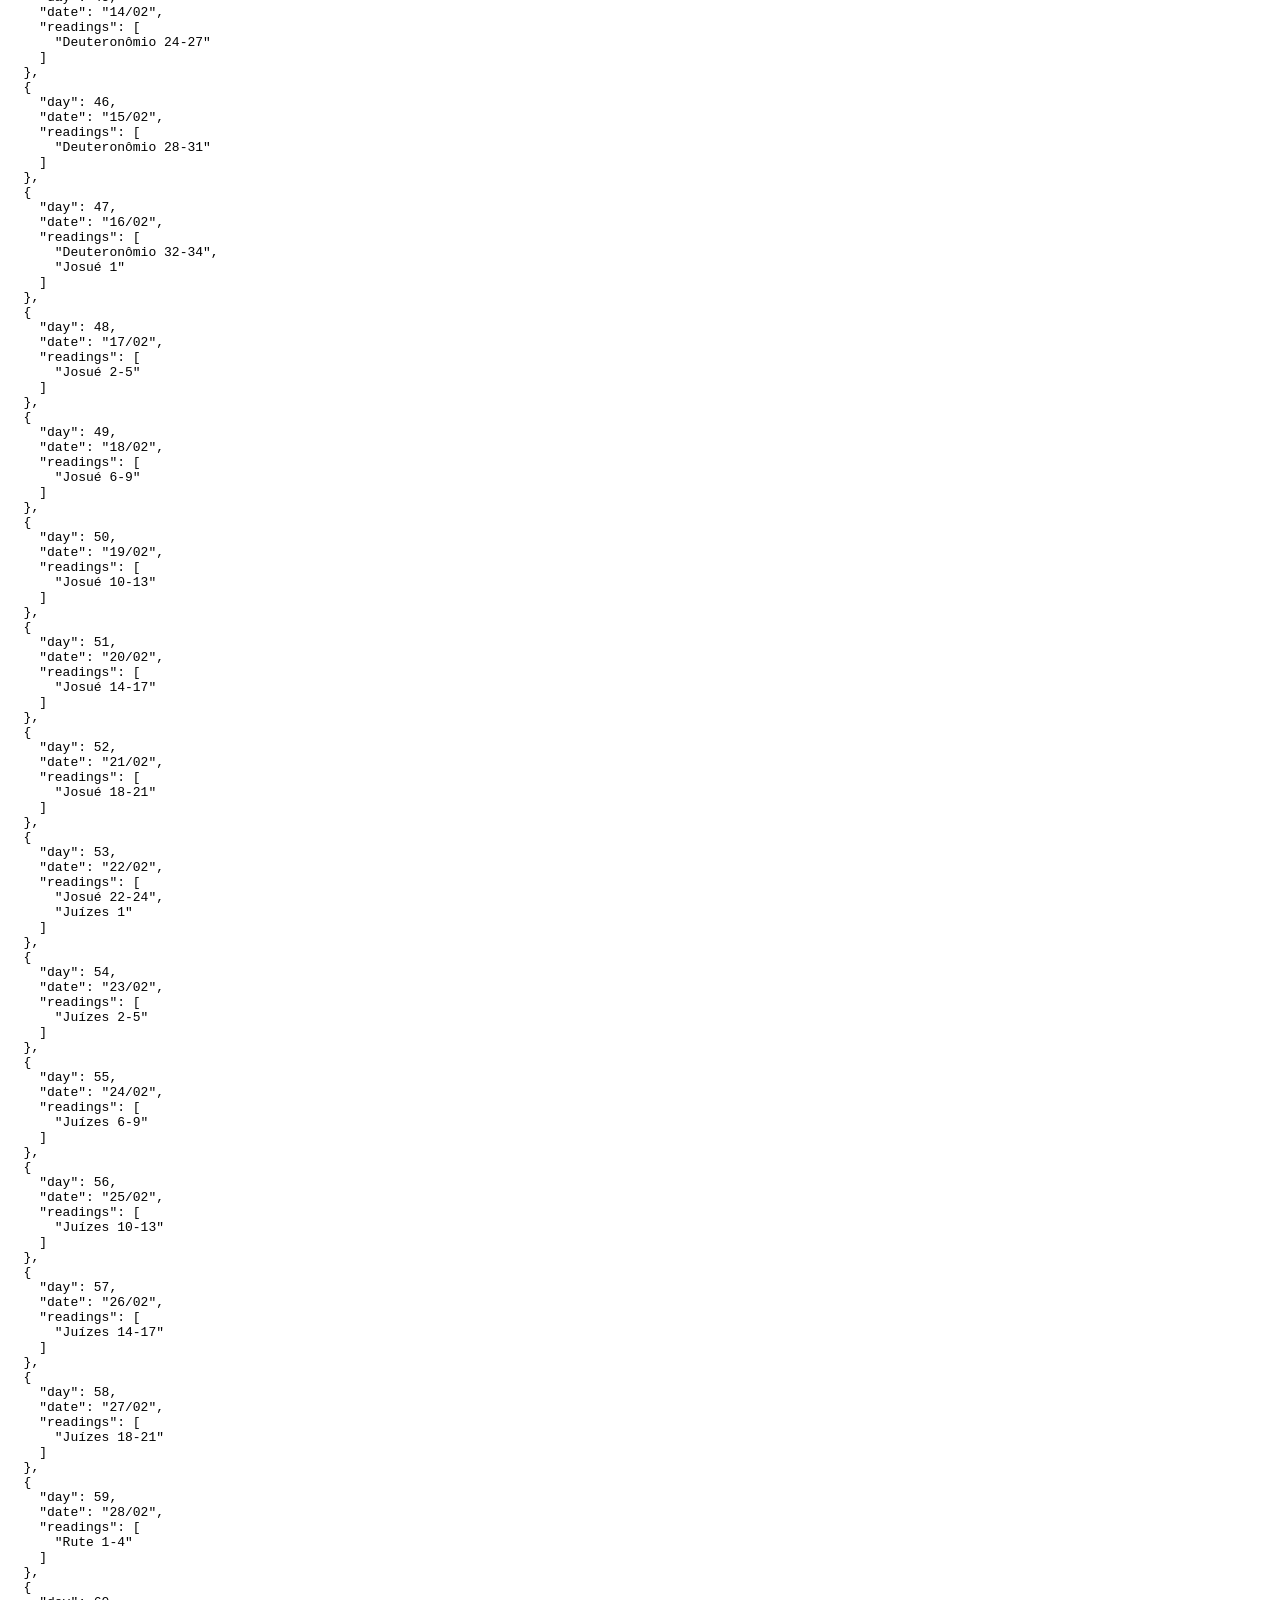
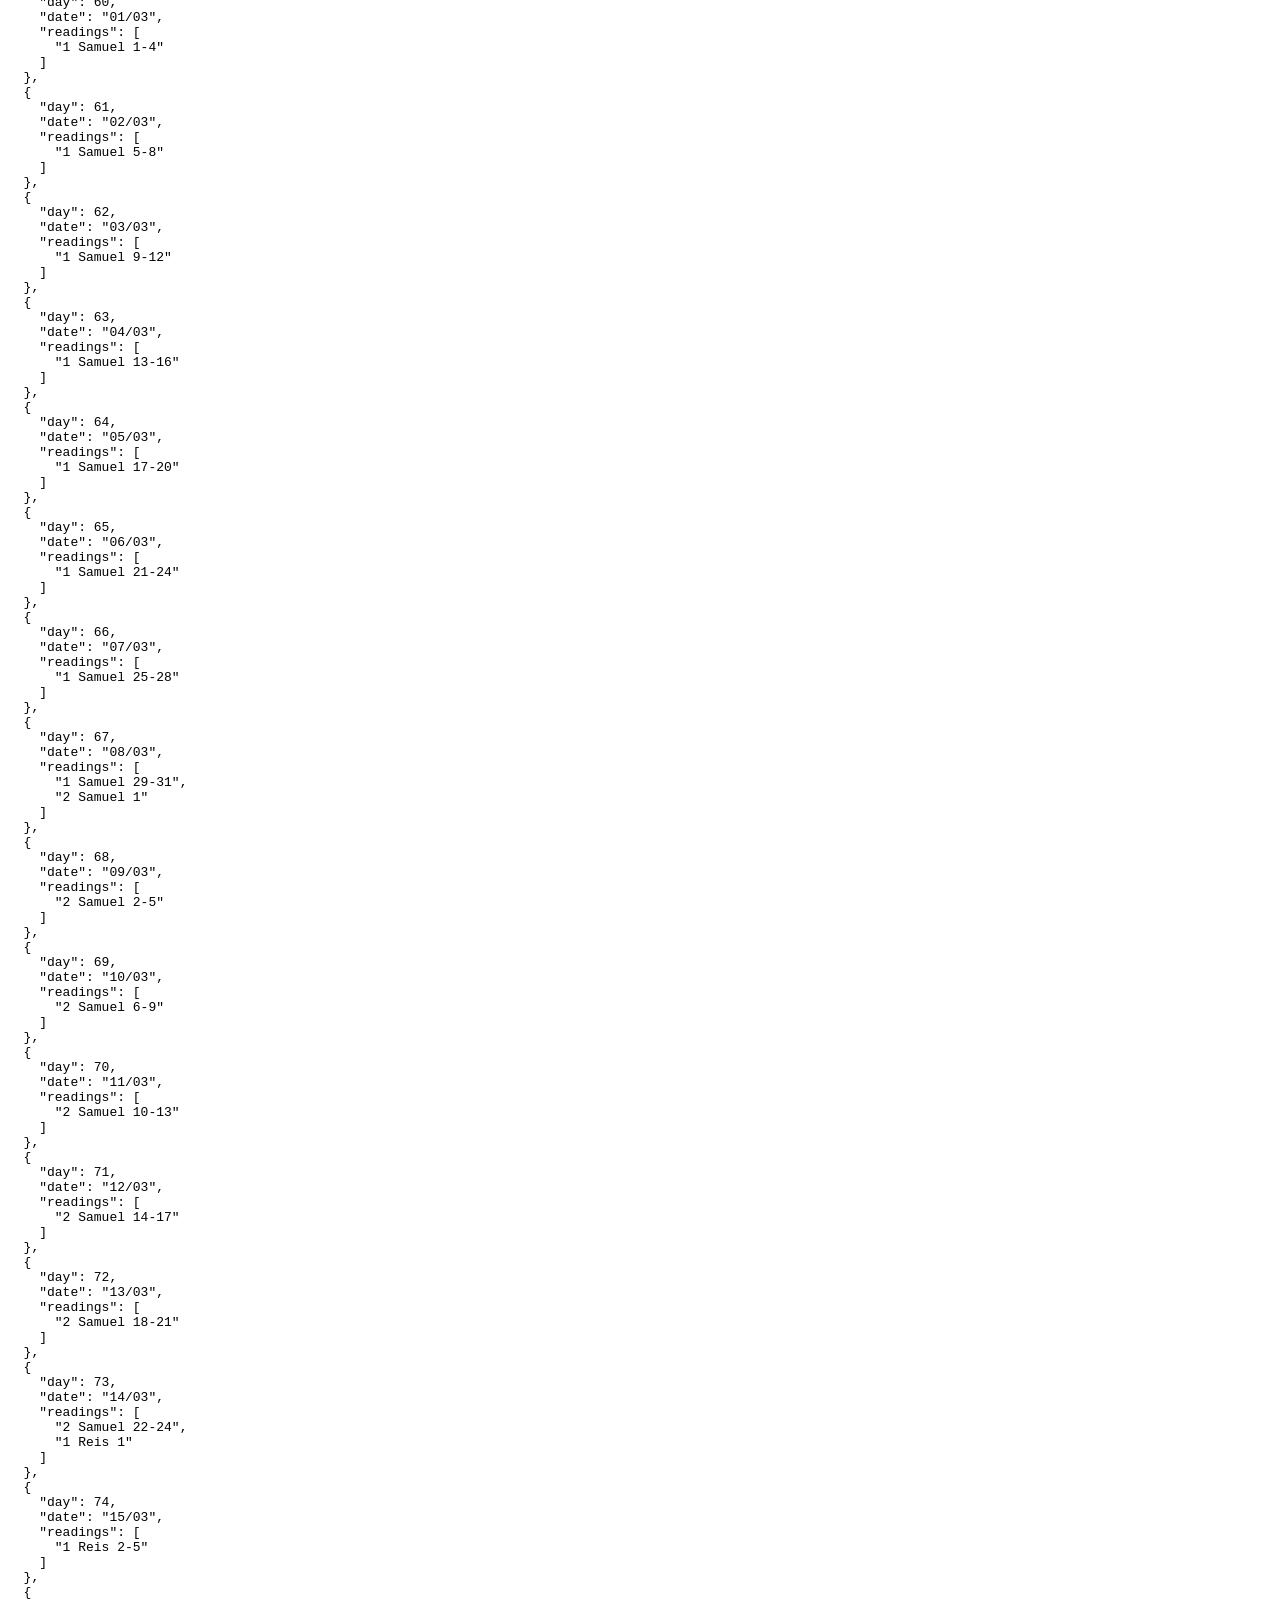
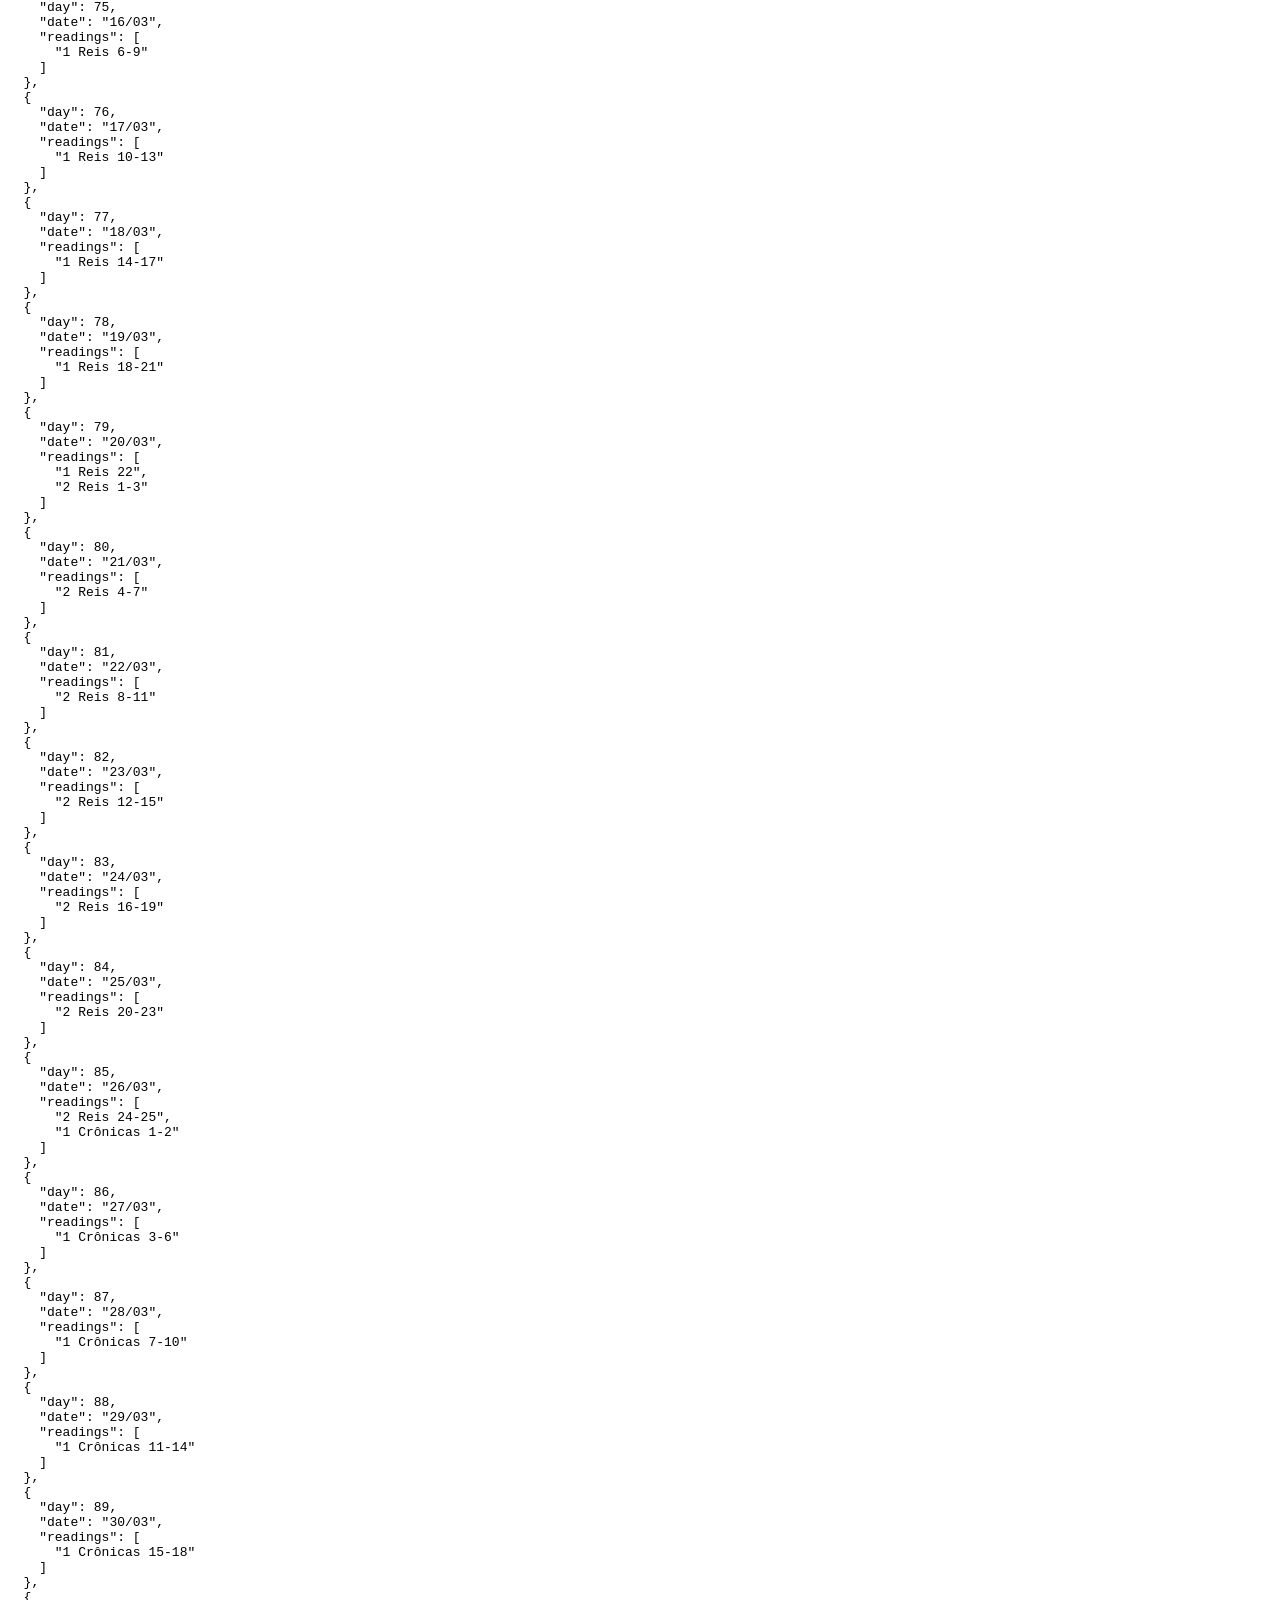
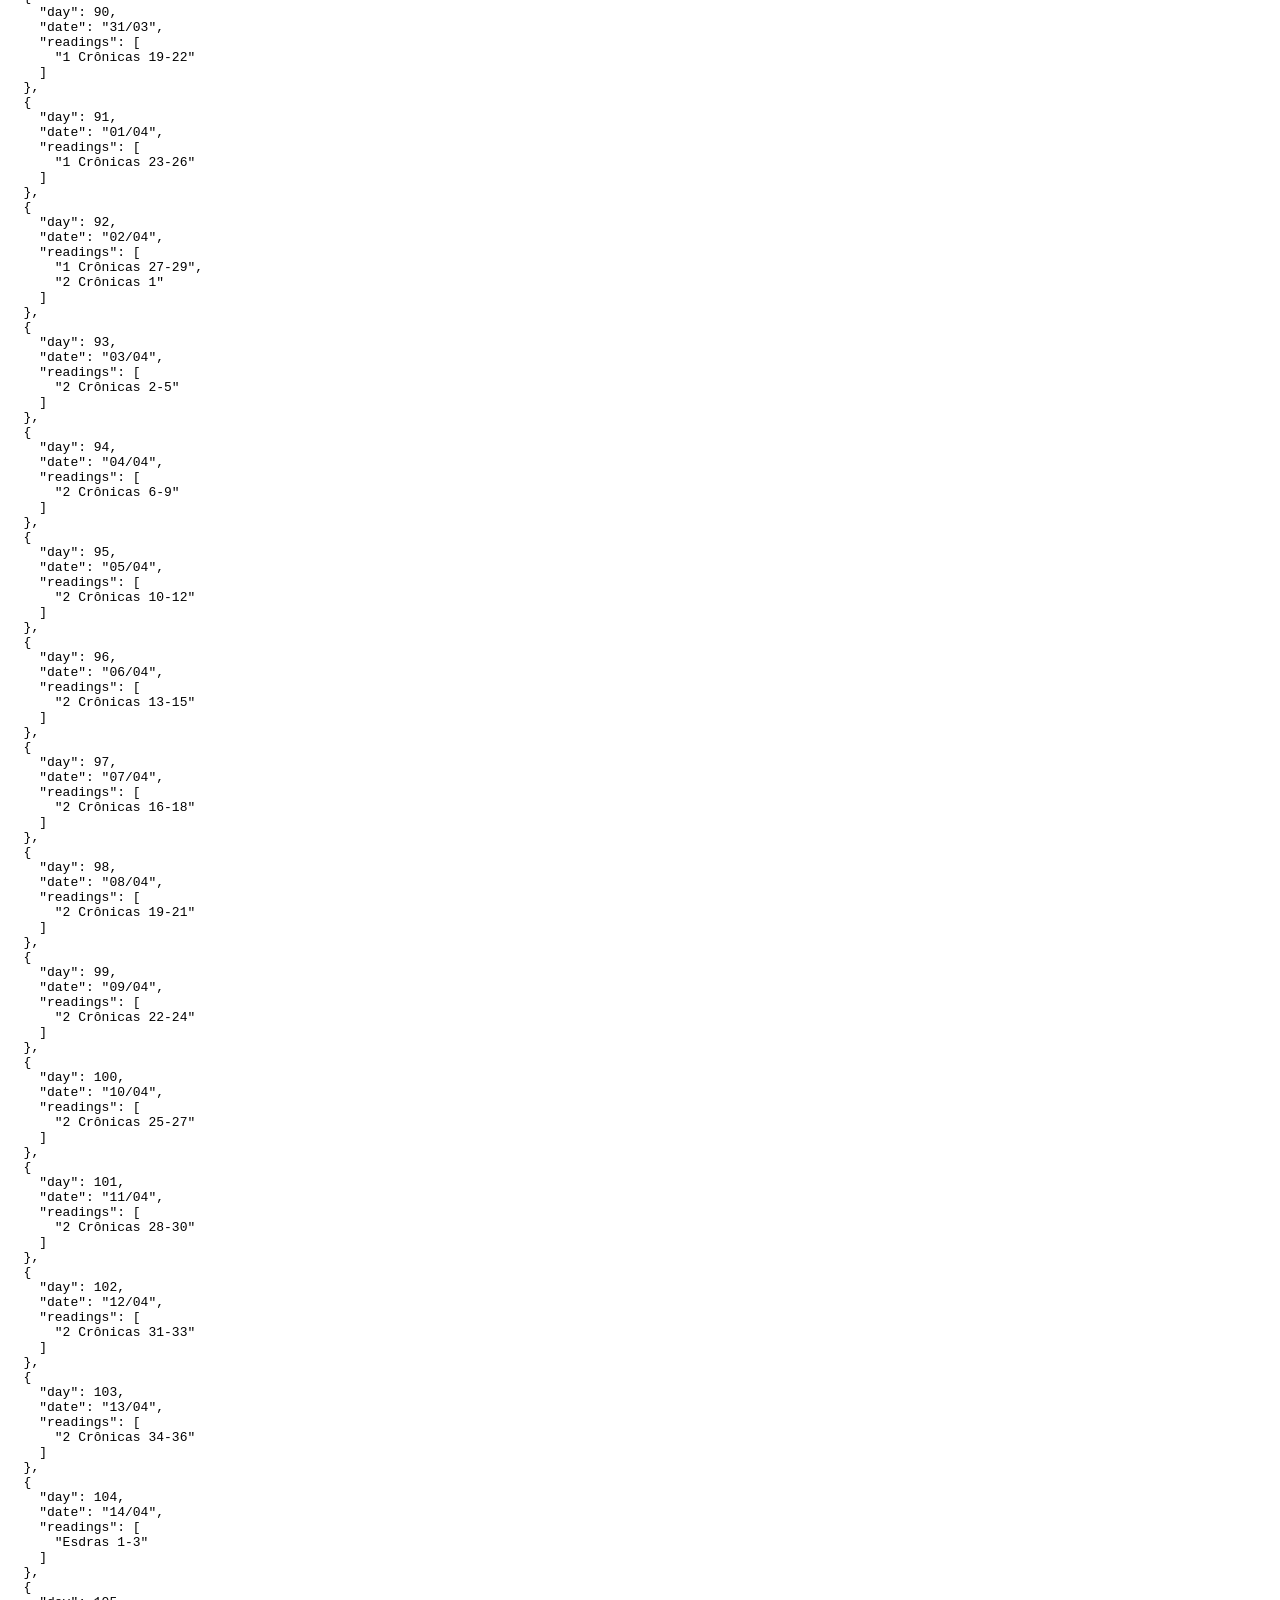
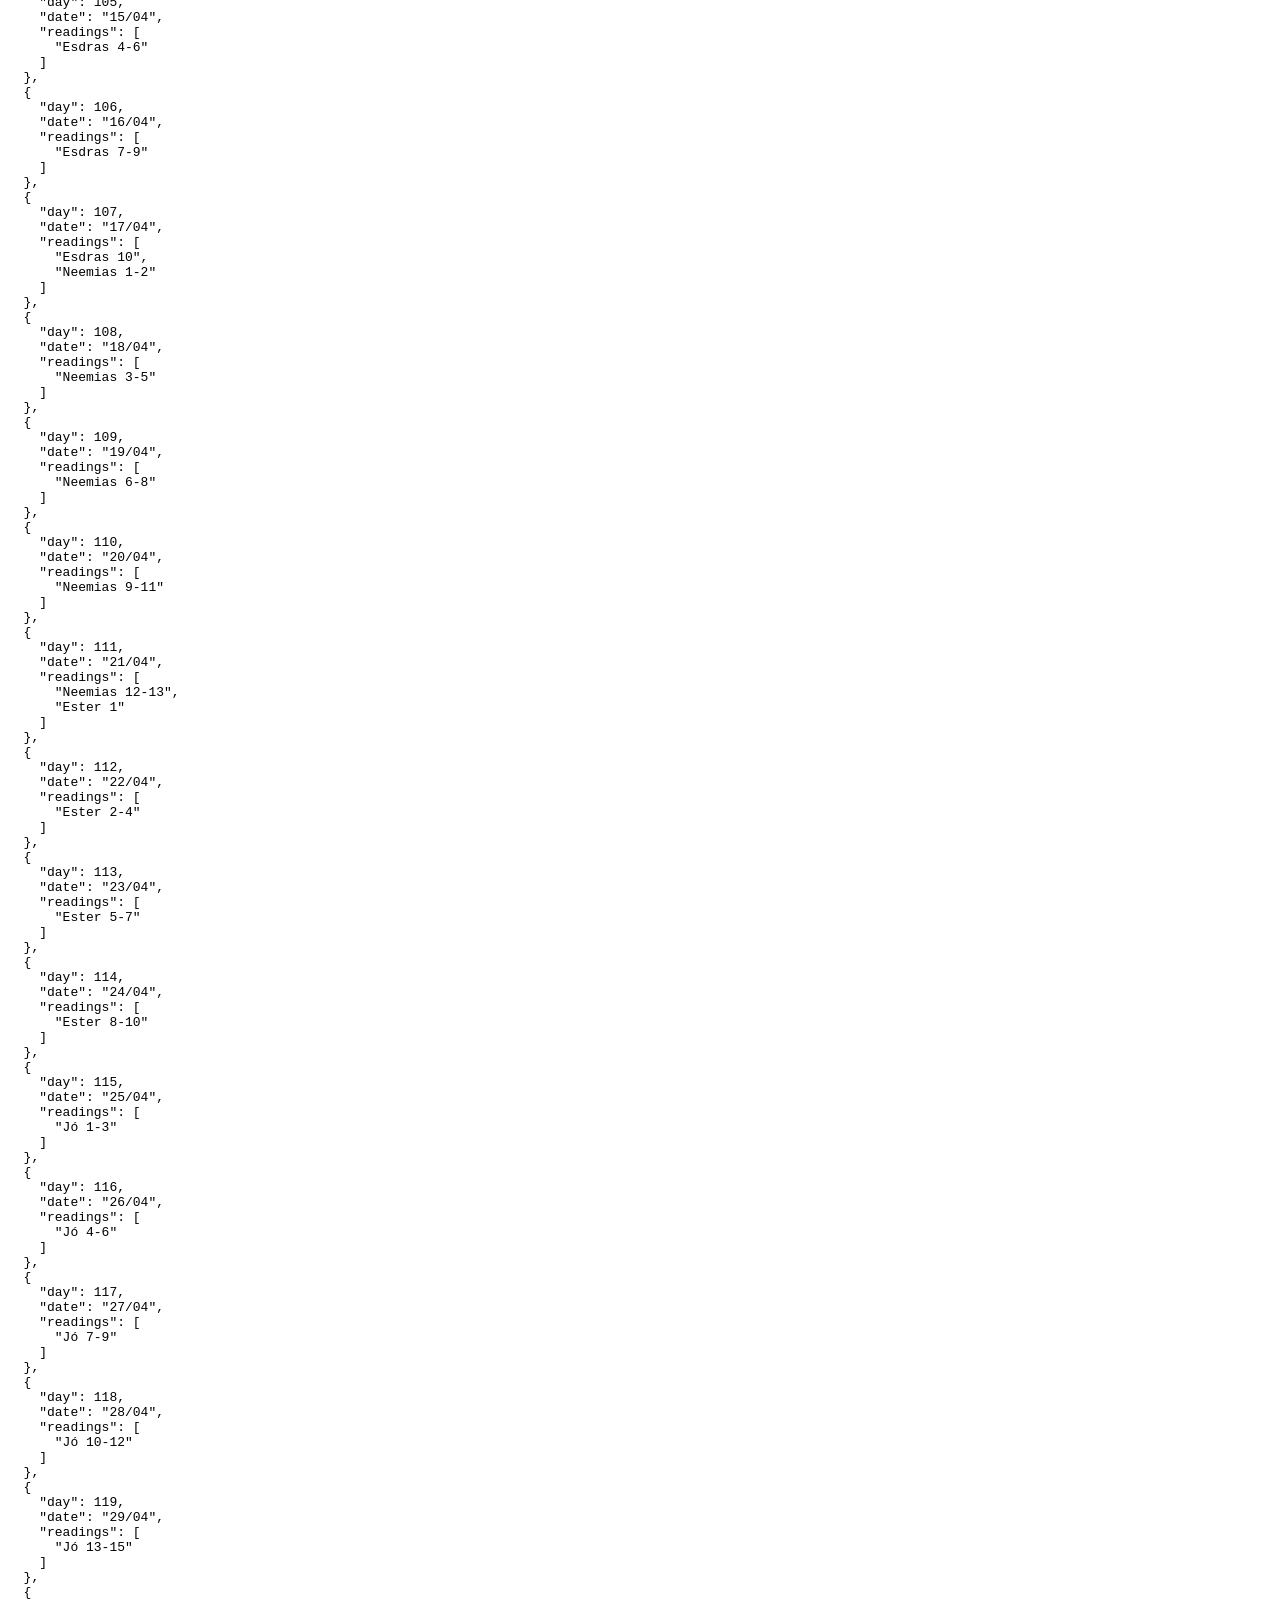
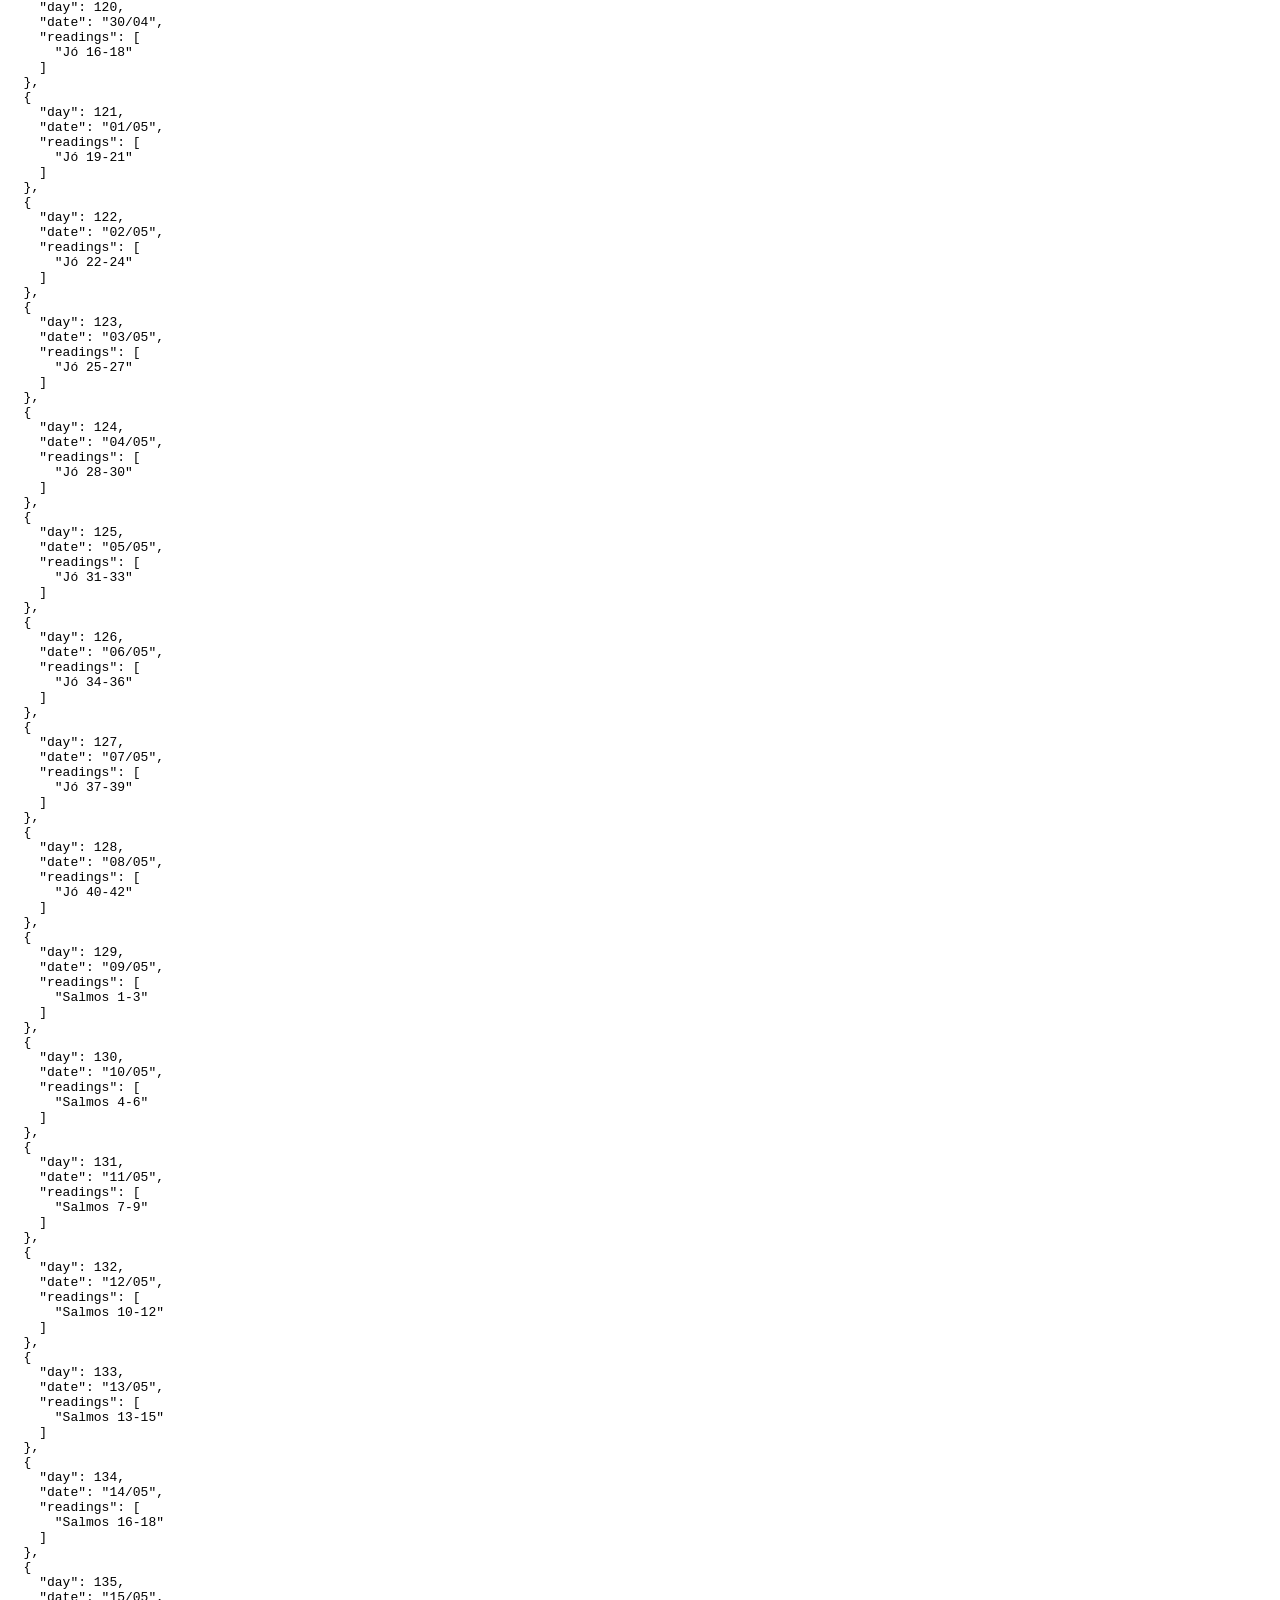
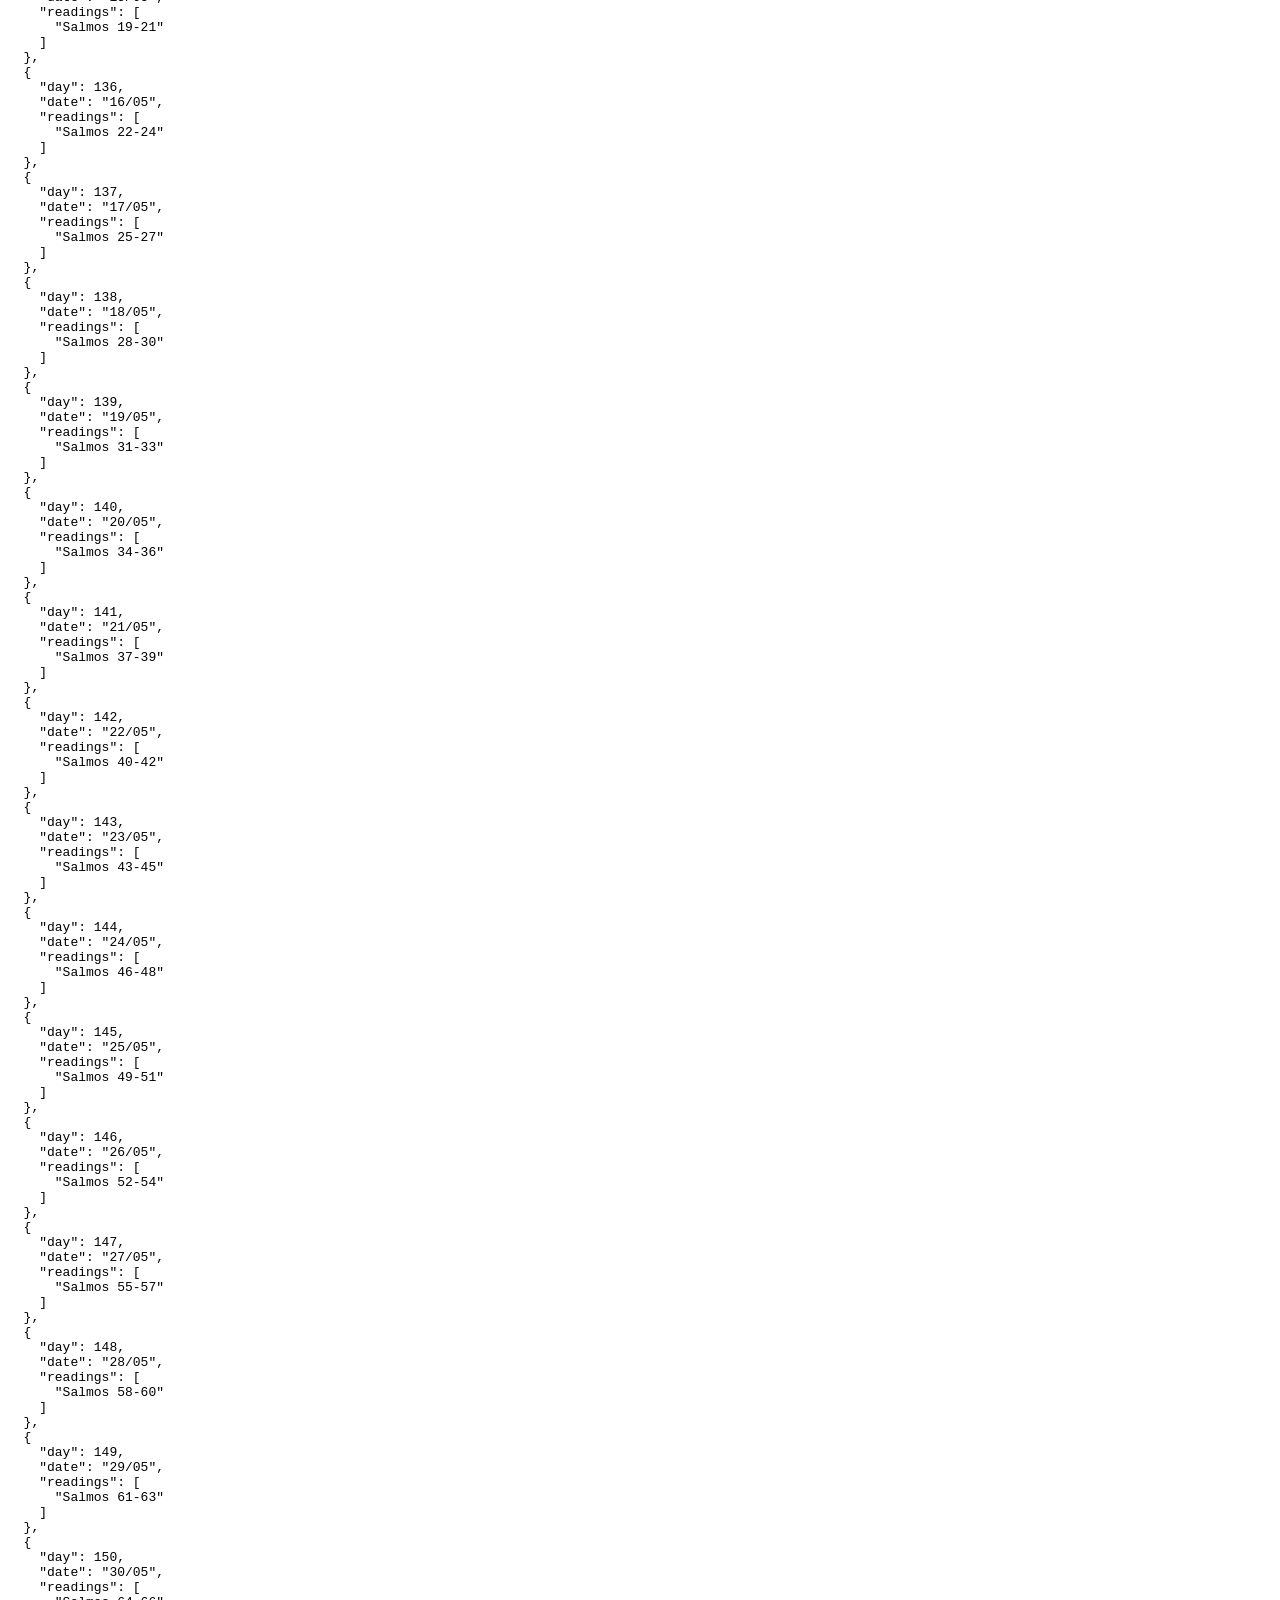
<file: data/generate.html>
<!DOCTYPE html>
<html lang="pt-BR">
<head>
  <meta charset="UTF-8">
  <title>Gerador Plano Bíblico</title>
</head>
<body>

<h1>Gerando plano...</h1>

<pre id="output"></pre>

<script>

const bibleStructure = [
  ["Gênesis", 50],
  ["Êxodo", 40],
  ["Levítico", 27],
  ["Números", 36],
  ["Deuteronômio", 34],
  ["Josué", 24],
  ["Juízes", 21],
  ["Rute", 4],
  ["1 Samuel", 31],
  ["2 Samuel", 24],
  ["1 Reis", 22],
  ["2 Reis", 25],
  ["1 Crônicas", 29],
  ["2 Crônicas", 36],
  ["Esdras", 10],
  ["Neemias", 13],
  ["Ester", 10],
  ["Jó", 42],
  ["Salmos", 150],
  ["Provérbios", 31],
  ["Eclesiastes", 12],
  ["Cânticos", 8],
  ["Isaías", 66],
  ["Jeremias", 52],
  ["Lamentações", 5],
  ["Ezequiel", 48],
  ["Daniel", 12],
  ["Oséias", 14],
  ["Joel", 3],
  ["Amós", 9],
  ["Obadias", 1],
  ["Jonas", 4],
  ["Miquéias", 7],
  ["Naum", 3],
  ["Habacuque", 3],
  ["Sofonias", 3],
  ["Ageu", 2],
  ["Zacarias", 14],
  ["Malaquias", 4],
  ["Mateus", 28],
  ["Marcos", 16],
  ["Lucas", 24],
  ["João", 21],
  ["Atos", 28],
  ["Romanos", 16],
  ["1 Coríntios", 16],
  ["2 Coríntios", 13],
  ["Gálatas", 6],
  ["Efésios", 6],
  ["Filipenses", 4],
  ["Colossenses", 4],
  ["1 Tessalonicenses", 5],
  ["2 Tessalonicenses", 3],
  ["1 Timóteo", 6],
  ["2 Timóteo", 4],
  ["Tito", 3],
  ["Filemom", 1],
  ["Hebreus", 13],
  ["Tiago", 5],
  ["1 Pedro", 5],
  ["2 Pedro", 3],
  ["1 João", 5],
  ["2 João", 1],
  ["3 João", 1],
  ["Judas", 1],
  ["Apocalipse", 22]
];

const TOTAL_DAYS = 365;

const chapters = [];

for (const [book, total] of bibleStructure) {

  for (let chapter = 1; chapter <= total; chapter++) {

    chapters.push(`${book} ${chapter}`);

  }

}

const base = Math.floor(chapters.length / TOTAL_DAYS);

const extra = chapters.length % TOTAL_DAYS;

const plan = [];

let index = 0;

for (let day = 1; day <= TOTAL_DAYS; day++) {

  const amount =
    day <= extra
      ? base + 1
      : base;

  const readings =
    chapters.slice(index, index + amount);

  index += amount;

    function formatDate(dayNumber) {

    const date = new Date(2026, 0);

    date.setDate(dayNumber);

    const day =
        String(date.getDate()).padStart(2, "0");

    const month =
        String(date.getMonth() + 1).padStart(2, "0");

    return `${day}/${month}`;
    }

    function compactReadings(readings) {

    const grouped = [];

    let currentBook = "";
    let startChapter = null;
    let endChapter = null;

    readings.forEach((reading, index) => {

        const parts = reading.split(" ");

        const chapter =
        Number(parts.pop());

        const book =
        parts.join(" ");

        if (book !== currentBook) {

        if (currentBook !== "") {

            grouped.push(
            startChapter === endChapter
                ? `${currentBook} ${startChapter}`
                : `${currentBook} ${startChapter}-${endChapter}`
            );

        }

        currentBook = book;

        startChapter = chapter;

        endChapter = chapter;

        } else {

        endChapter = chapter;

        }

        if (index === readings.length - 1) {

        grouped.push(
            startChapter === endChapter
            ? `${currentBook} ${startChapter}`
            : `${currentBook} ${startChapter}-${endChapter}`
        );

        }

    });

    return grouped;

    }

    plan.push({

    day,

    date: formatDate(day),

    readings: compactReadings(readings)

    });


}

document.getElementById("output").textContent =
  JSON.stringify(plan, null, 2);

</script>

</body>
</html>
</file>
<file: css/style.css>
body {

  font-family: Arial, sans-serif;

  background-color: #f5f5f5;

  margin: 0;

  padding: 0;

}

/* ========================= */
/* TOPO FIXO */
/* ========================= */

.top-bar {

  position: sticky;

  top: 0;

  z-index: 1000;

  background: #f5f5f5;

  padding: 20px;

  box-shadow:
    0 2px 8px rgba(0,0,0,0.08);

}

/* ========================= */
/* AÇÕES */
/* ========================= */

.top-actions {

  display: flex;

  justify-content: flex-start;

  margin-bottom: 15px;

}

#toggle-plan-btn {

  background: #2c3e50;

  color: white;

  border: none;

  padding: 10px 18px;

  border-radius: 10px;

  cursor: pointer;

  font-size: 14px;

  font-weight: bold;

  transition: 0.3s;

}

#toggle-plan-btn:hover {

  background: #34495e;

}

#toggle-plan-btn.chronological {

  background: #8e44ad;

}

#toggle-plan-btn.chronological:hover {

  background: #9b59b6;

}

/* ========================= */
/* PROGRESSO */
/* ========================= */

.progress-container {

  max-width: 700px;

  margin: 0 auto 20px auto;

}

.progress-info {

  display: flex;

  justify-content: space-between;

  margin-bottom: 8px;

  font-weight: bold;

  color: #2c3e50;

}

.progress-bar-bg {

  width: 100%;

  height: 18px;

  background: #ddd;

  border-radius: 999px;

  overflow: hidden;

}

.progress-bar-fill {

  height: 100%;

  width: 0%;

  background: #27ae60;

  transition: width 0.3s ease;

}

/* ========================= */
/* CONTAINER */
/* ========================= */

.container {

  max-width: 1800px;

  margin: auto;

  padding: 20px;

}

h1 {

  text-align: center;

  margin: 0;

  color: #2c3e50;

}

/* ========================= */
/* GRID */
/* ========================= */

#reading-list {

  display: grid;

  grid-template-columns:
    repeat(3, 1fr);

  gap: 20px;

  align-items: start;

}

/* ========================= */
/* MESES */
/* ========================= */

.month-section {

  background: white;

  border-radius: 12px;

  padding: 16px;

  box-shadow:
    0 2px 8px rgba(0,0,0,0.08);

}

.month-title {

  margin-top: 0;

  margin-bottom: 20px;

  font-size: 24px;

  color: #2c3e50;

  border-bottom: 2px solid #eee;

  padding-bottom: 10px;

}

/* ========================= */
/* DIAS */
/* ========================= */

.day-item {

  display: flex;

  align-items: flex-start;

  gap: 10px;

  padding: 10px;

  margin-bottom: 8px;

  border-radius: 8px;

  transition: 0.3s;

}

.day-item.completed {

  background-color: #d4edda;

}

.day-item.completed .reading-content {

  text-decoration: line-through;

  color: #666;

}

.reading-text {

  display: flex;

  align-items: center;

  gap: 4px;

  width: 100%;

  line-height: 1.5;

  flex-wrap: wrap;

}

.reading-date {

  font-weight: bold;

  color: #2c3e50;

  min-width: 60px;

}

.reading-content {

  flex: 1;

  color: #333;

}

input[type="checkbox"] {

  margin-top: 4px;

  transform: scale(1.1);

  cursor: pointer;

}

/* ========================= */
/* RESPONSIVO */
/* ========================= */

@media (max-width: 1200px) {

  #reading-list {

    grid-template-columns:
      repeat(2, 1fr);

  }

}

@media (max-width: 768px) {

  #reading-list {

    grid-template-columns:
      1fr;

  }

  .top-bar {

    padding: 15px;

  }

}

/* ========================= */
/* META DO PLANO */
/* ========================= */

.title-area {

  text-align: center;

  margin-bottom: 20px;

}

#plan-meta {

  margin-top: 8px;

  color: #777;

  font-size: 14px;

  font-weight: bold;

  letter-spacing: 0.5px;

}

/* ========================= */
/* AÇÕES DIREITA */
/* ========================= */

.right-actions {

  display: flex;

  gap: 10px;

}

.top-actions {

  display: flex;

  justify-content: space-between;

  align-items: center;

}

/* ========================= */
/* BOTÕES */
/* ========================= */

#theme-btn,
#reset-btn {

  border: none;

  border-radius: 10px;

  padding: 10px 14px;

  cursor: pointer;

  font-size: 14px;

  font-weight: bold;

}

#theme-btn {

  background: #2c3e50;

  color: white;

}

#reset-btn {

  background: #e74c3c;

  color: white;

}

/* ========================= */
/* DARK MODE */
/* ========================= */

body.dark {

  background: #121212;

  color: #f5f5f5;

}

body.dark .top-bar {

  background: #1b1b1b;

}

body.dark h1 {

  color: #ffffff;

}

body.dark #theme-btn {

  background: #ecf0f1;

  color: #2c3e50;

}

body.dark .month-section {

  background: #1e1e1e;

}

body.dark .month-title {

  color: #ffffff;

  border-bottom-color: #333;

}

body.dark .reading-content {

  color: #eeeeee;

}

body.dark .reading-date {

  color: #7fbfff;

}

body.dark .progress-info {

  color: #ffffff;

}

body.dark .day-item.completed {

  background: #1f4d35;

}
</file>
<file: backup/v0/css/style.css>
body {
  font-family: Arial, sans-serif;
  background-color: #f5f5f5;
  margin: 0;
  padding: 20px;
}

.container {
  max-width: 700px;
  margin: auto;
  background: white;
  padding: 20px;
  border-radius: 10px;
}

h1 {
  text-align: center;
  margin-bottom: 30px;
}

.day-item {
  display: flex;
  align-items: center;
  gap: 10px;

  padding: 12px;
  margin-bottom: 8px;

  border-radius: 8px;

  transition: 0.3s;
}

.day-item.completed {
  background-color: #d4edda;
}

.day-item.completed .reading-text {
  text-decoration: line-through;
  color: #666;
}

.reading-text {
  font-size: 16px;
}
</file>
